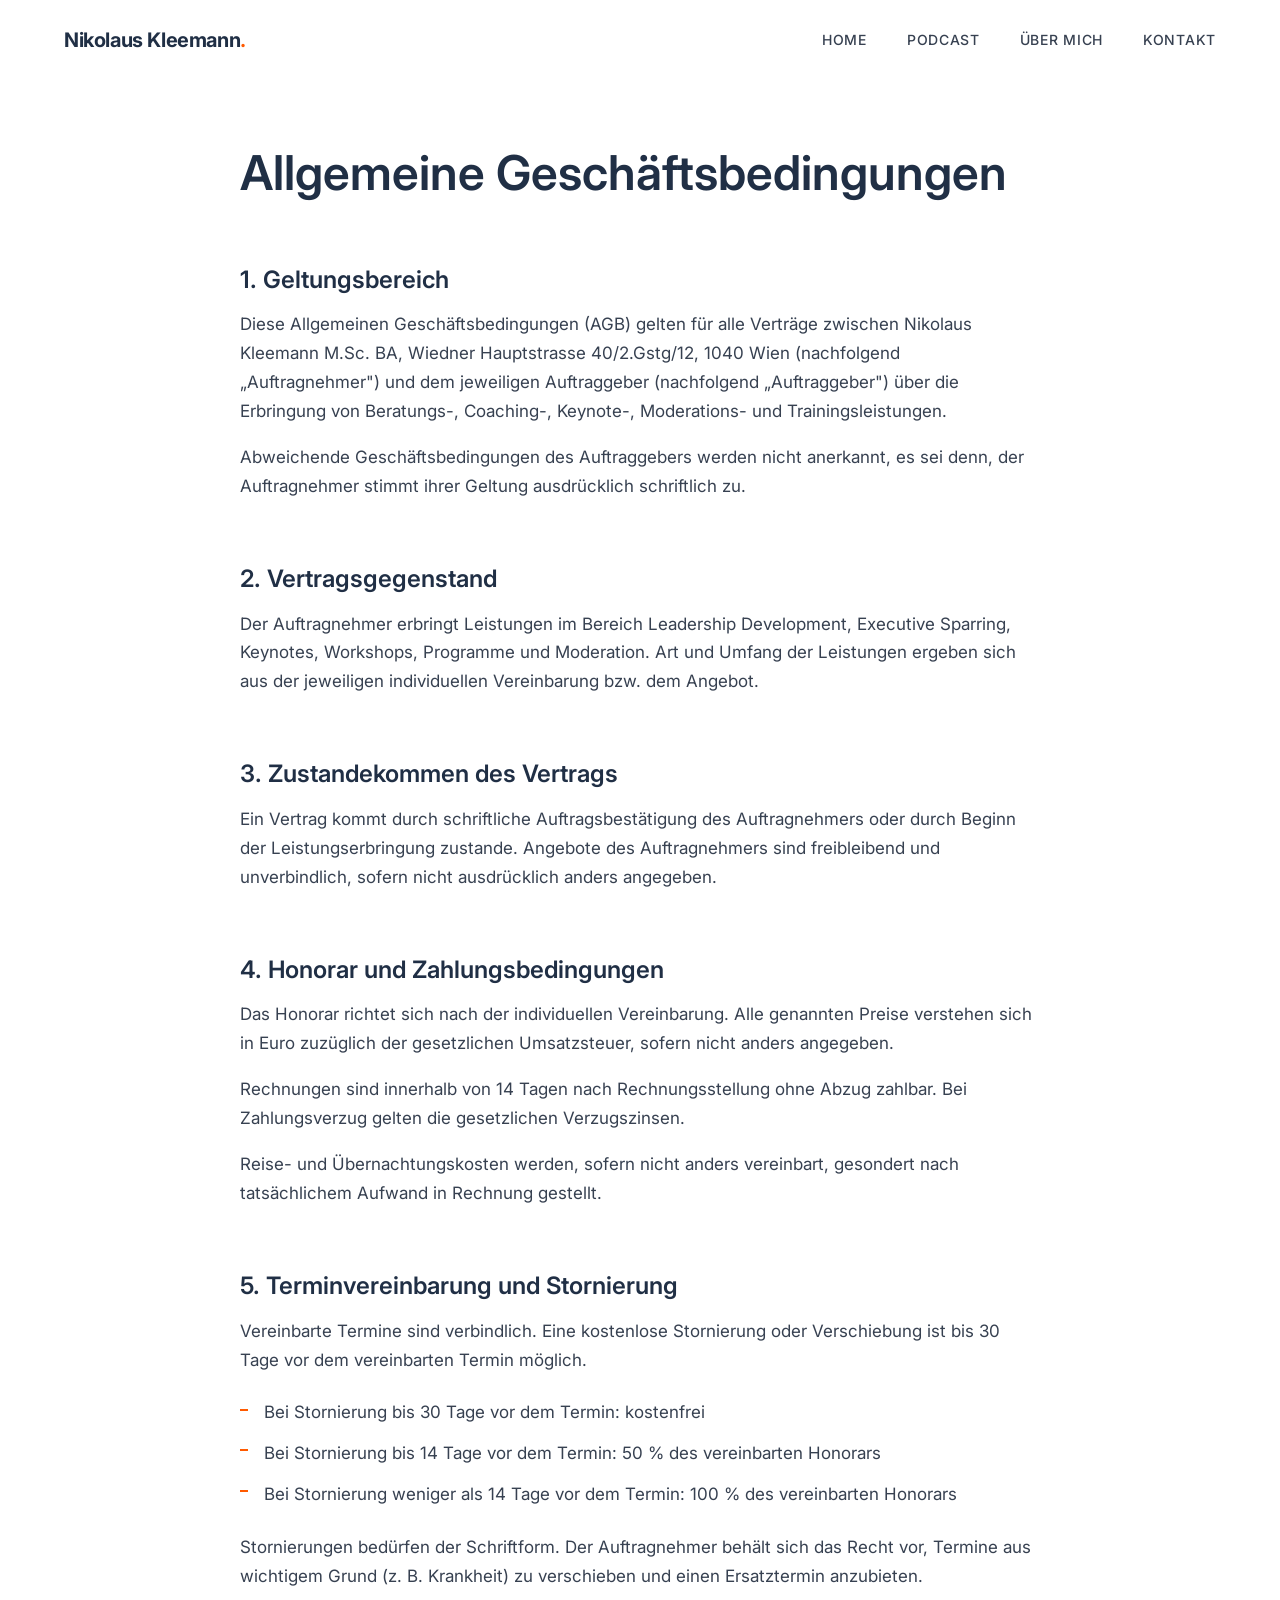
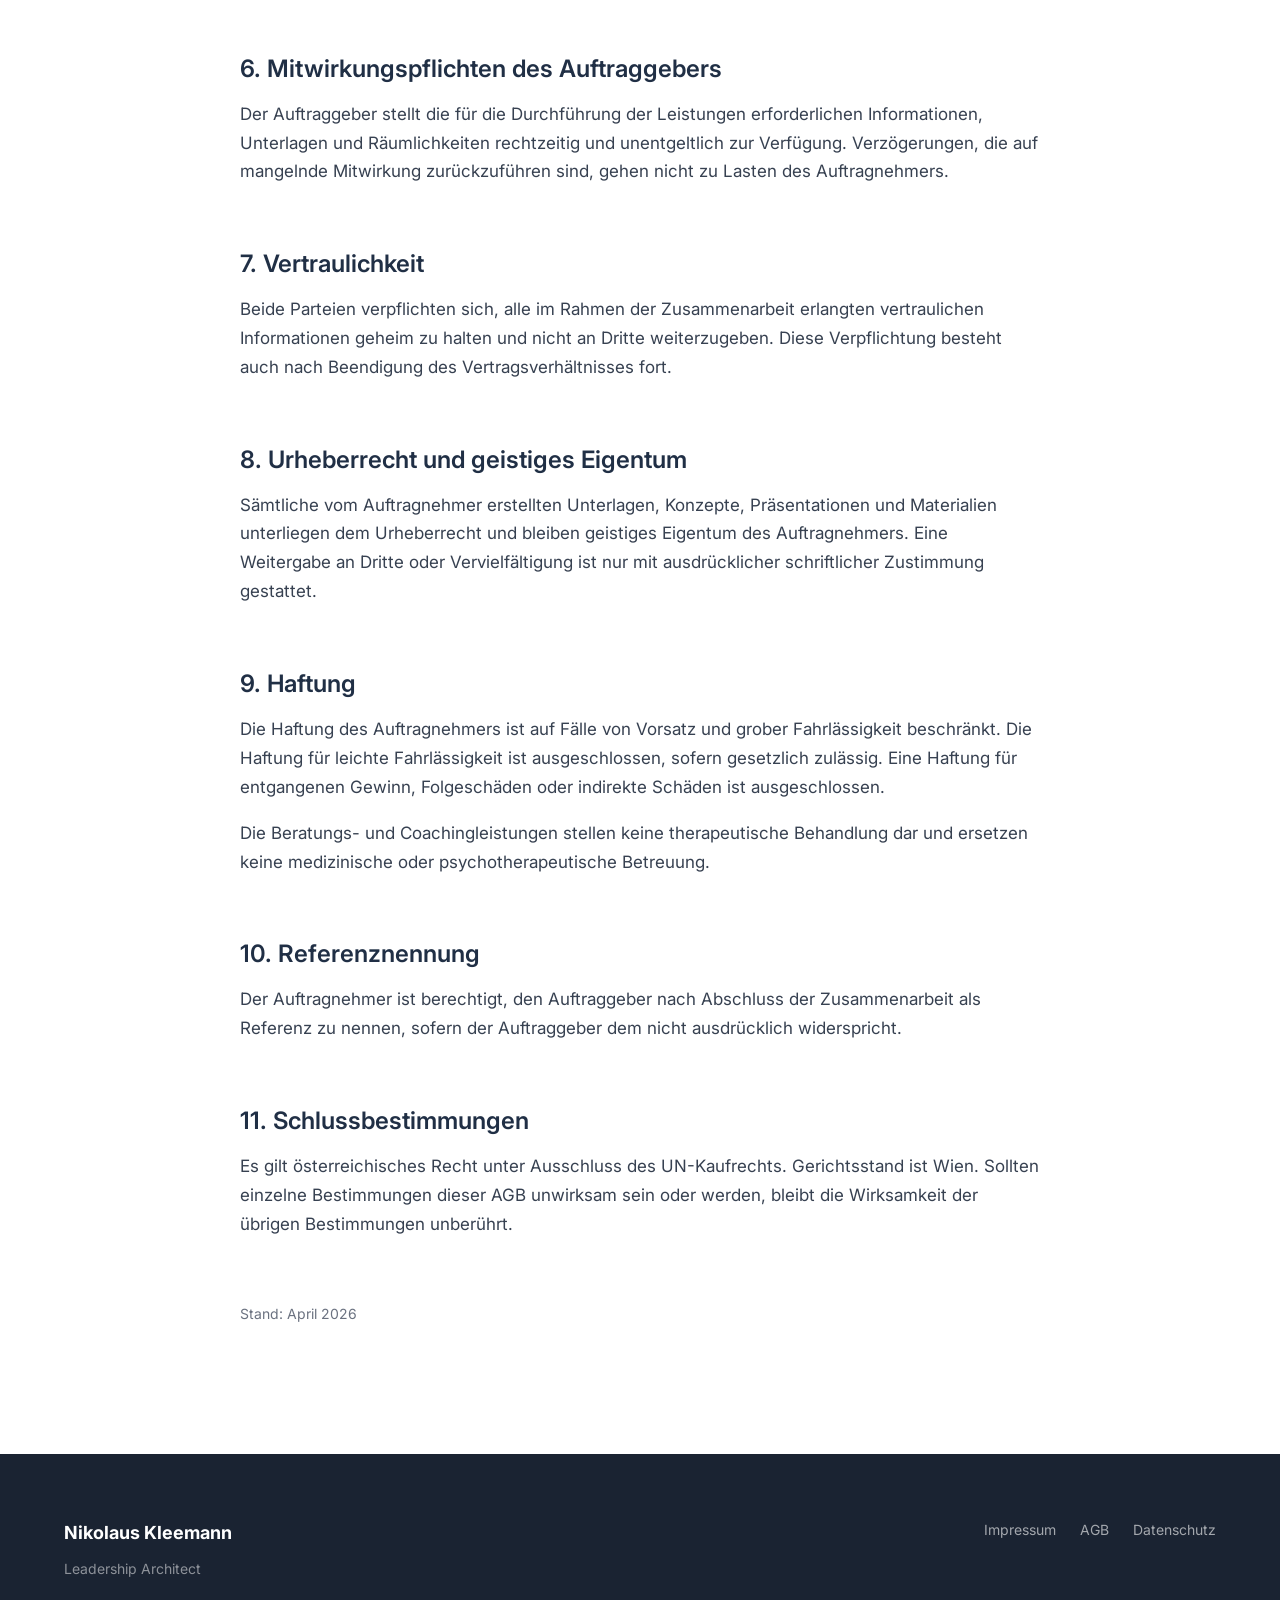
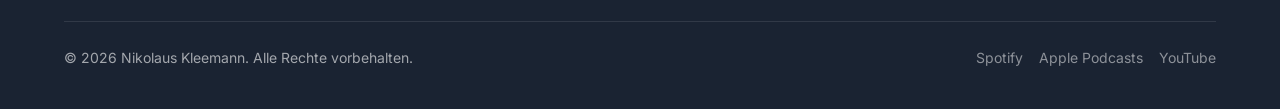
<file: pages/agb.html>
<!DOCTYPE html>
<html lang="de">
<head>
  <meta charset="UTF-8">
  <meta name="viewport" content="width=device-width, initial-scale=1.0">
  <title>AGB | Nikolaus Kleemann</title>
  <link rel="icon" type="image/png" href="../img/favicon.png">
  <link rel="preconnect" href="https://fonts.googleapis.com">
  <link rel="preconnect" href="https://fonts.gstatic.com" crossorigin>
  <link href="https://fonts.googleapis.com/css2?family=Inter:wght@400;500;600;700;800&display=swap" rel="stylesheet">
  <link rel="stylesheet" href="../css/style.css">
</head>
<body>

  <header class="site-header" id="header">
    <div class="header-inner">
      <a href="../index.html" class="site-logo">Nikolaus Kleemann<span>.</span></a>
      <nav class="main-nav" id="mainNav">
        <a href="../index.html">Home</a>
        <a href="../index.html#podcast">Podcast</a>
        <a href="../index.html#ueber-mich">Über mich</a>
        <a href="../index.html#kontakt">Kontakt</a>
      </nav>
      <button class="menu-toggle" id="menuToggle" aria-label="Menü">
        <span></span><span></span><span></span>
      </button>
    </div>
  </header>

  <div class="legal-content container">
    <h1>Allgemeine Geschäftsbedingungen</h1>

    <h2>1. Geltungsbereich</h2>
    <p>Diese Allgemeinen Geschäftsbedingungen (AGB) gelten für alle Verträge zwischen Nikolaus Kleemann M.Sc. BA, Wiedner Hauptstrasse 40/2.Gstg/12, 1040 Wien (nachfolgend „Auftragnehmer") und dem jeweiligen Auftraggeber (nachfolgend „Auftraggeber") über die Erbringung von Beratungs-, Coaching-, Keynote-, Moderations- und Trainingsleistungen.</p>
    <p>Abweichende Geschäftsbedingungen des Auftraggebers werden nicht anerkannt, es sei denn, der Auftragnehmer stimmt ihrer Geltung ausdrücklich schriftlich zu.</p>

    <h2>2. Vertragsgegenstand</h2>
    <p>Der Auftragnehmer erbringt Leistungen im Bereich Leadership Development, Executive Sparring, Keynotes, Workshops, Programme und Moderation. Art und Umfang der Leistungen ergeben sich aus der jeweiligen individuellen Vereinbarung bzw. dem Angebot.</p>

    <h2>3. Zustandekommen des Vertrags</h2>
    <p>Ein Vertrag kommt durch schriftliche Auftragsbestätigung des Auftragnehmers oder durch Beginn der Leistungserbringung zustande. Angebote des Auftragnehmers sind freibleibend und unverbindlich, sofern nicht ausdrücklich anders angegeben.</p>

    <h2>4. Honorar und Zahlungsbedingungen</h2>
    <p>Das Honorar richtet sich nach der individuellen Vereinbarung. Alle genannten Preise verstehen sich in Euro zuzüglich der gesetzlichen Umsatzsteuer, sofern nicht anders angegeben.</p>
    <p>Rechnungen sind innerhalb von 14 Tagen nach Rechnungsstellung ohne Abzug zahlbar. Bei Zahlungsverzug gelten die gesetzlichen Verzugszinsen.</p>
    <p>Reise- und Übernachtungskosten werden, sofern nicht anders vereinbart, gesondert nach tatsächlichem Aufwand in Rechnung gestellt.</p>

    <h2>5. Terminvereinbarung und Stornierung</h2>
    <p>Vereinbarte Termine sind verbindlich. Eine kostenlose Stornierung oder Verschiebung ist bis 30 Tage vor dem vereinbarten Termin möglich.</p>
    <ul class="highlight-list">
      <li>Bei Stornierung bis 30 Tage vor dem Termin: kostenfrei</li>
      <li>Bei Stornierung bis 14 Tage vor dem Termin: 50 % des vereinbarten Honorars</li>
      <li>Bei Stornierung weniger als 14 Tage vor dem Termin: 100 % des vereinbarten Honorars</li>
    </ul>
    <p>Stornierungen bedürfen der Schriftform. Der Auftragnehmer behält sich das Recht vor, Termine aus wichtigem Grund (z. B. Krankheit) zu verschieben und einen Ersatztermin anzubieten.</p>

    <h2>6. Mitwirkungspflichten des Auftraggebers</h2>
    <p>Der Auftraggeber stellt die für die Durchführung der Leistungen erforderlichen Informationen, Unterlagen und Räumlichkeiten rechtzeitig und unentgeltlich zur Verfügung. Verzögerungen, die auf mangelnde Mitwirkung zurückzuführen sind, gehen nicht zu Lasten des Auftragnehmers.</p>

    <h2>7. Vertraulichkeit</h2>
    <p>Beide Parteien verpflichten sich, alle im Rahmen der Zusammenarbeit erlangten vertraulichen Informationen geheim zu halten und nicht an Dritte weiterzugeben. Diese Verpflichtung besteht auch nach Beendigung des Vertragsverhältnisses fort.</p>

    <h2>8. Urheberrecht und geistiges Eigentum</h2>
    <p>Sämtliche vom Auftragnehmer erstellten Unterlagen, Konzepte, Präsentationen und Materialien unterliegen dem Urheberrecht und bleiben geistiges Eigentum des Auftragnehmers. Eine Weitergabe an Dritte oder Vervielfältigung ist nur mit ausdrücklicher schriftlicher Zustimmung gestattet.</p>

    <h2>9. Haftung</h2>
    <p>Die Haftung des Auftragnehmers ist auf Fälle von Vorsatz und grober Fahrlässigkeit beschränkt. Die Haftung für leichte Fahrlässigkeit ist ausgeschlossen, sofern gesetzlich zulässig. Eine Haftung für entgangenen Gewinn, Folgeschäden oder indirekte Schäden ist ausgeschlossen.</p>
    <p>Die Beratungs- und Coachingleistungen stellen keine therapeutische Behandlung dar und ersetzen keine medizinische oder psychotherapeutische Betreuung.</p>

    <h2>10. Referenznennung</h2>
    <p>Der Auftragnehmer ist berechtigt, den Auftraggeber nach Abschluss der Zusammenarbeit als Referenz zu nennen, sofern der Auftraggeber dem nicht ausdrücklich widerspricht.</p>

    <h2>11. Schlussbestimmungen</h2>
    <p>Es gilt österreichisches Recht unter Ausschluss des UN-Kaufrechts. Gerichtsstand ist Wien. Sollten einzelne Bestimmungen dieser AGB unwirksam sein oder werden, bleibt die Wirksamkeit der übrigen Bestimmungen unberührt.</p>

    <p style="margin-top: var(--space-xl); color: var(--color-gray-500); font-size: var(--fs-small);">Stand: April 2026</p>
  </div>

  <footer class="site-footer">
    <div class="container">
      <div class="footer-inner">
        <div>
          <div class="footer__brand">Nikolaus Kleemann</div>
          <p class="footer__tagline">Leadership Architect</p>
        </div>
        <div class="footer__links">
          <a href="impressum.html">Impressum</a>
          <a href="agb.html">AGB</a>
          <a href="datenschutz.html">Datenschutz</a>
        </div>
      </div>
      <div class="footer__bottom">
        <span>&copy; 2026 Nikolaus Kleemann. Alle Rechte vorbehalten.</span>
        <div class="footer__social">
          <a href="https://open.spotify.com/show/2nxd81wS1pFxsLzvrIv1yI" target="_blank" rel="noopener">Spotify</a>
          <a href="https://podcasts.apple.com/at/podcast/beyond-busy/id1655949628" target="_blank" rel="noopener">Apple Podcasts</a>
          <a href="https://www.youtube.com/@beyondbusy.podcast" target="_blank" rel="noopener">YouTube</a>
        </div>
      </div>
    </div>
  </footer>

  <script src="../js/main.js"></script>
</body>
</html>
</file>
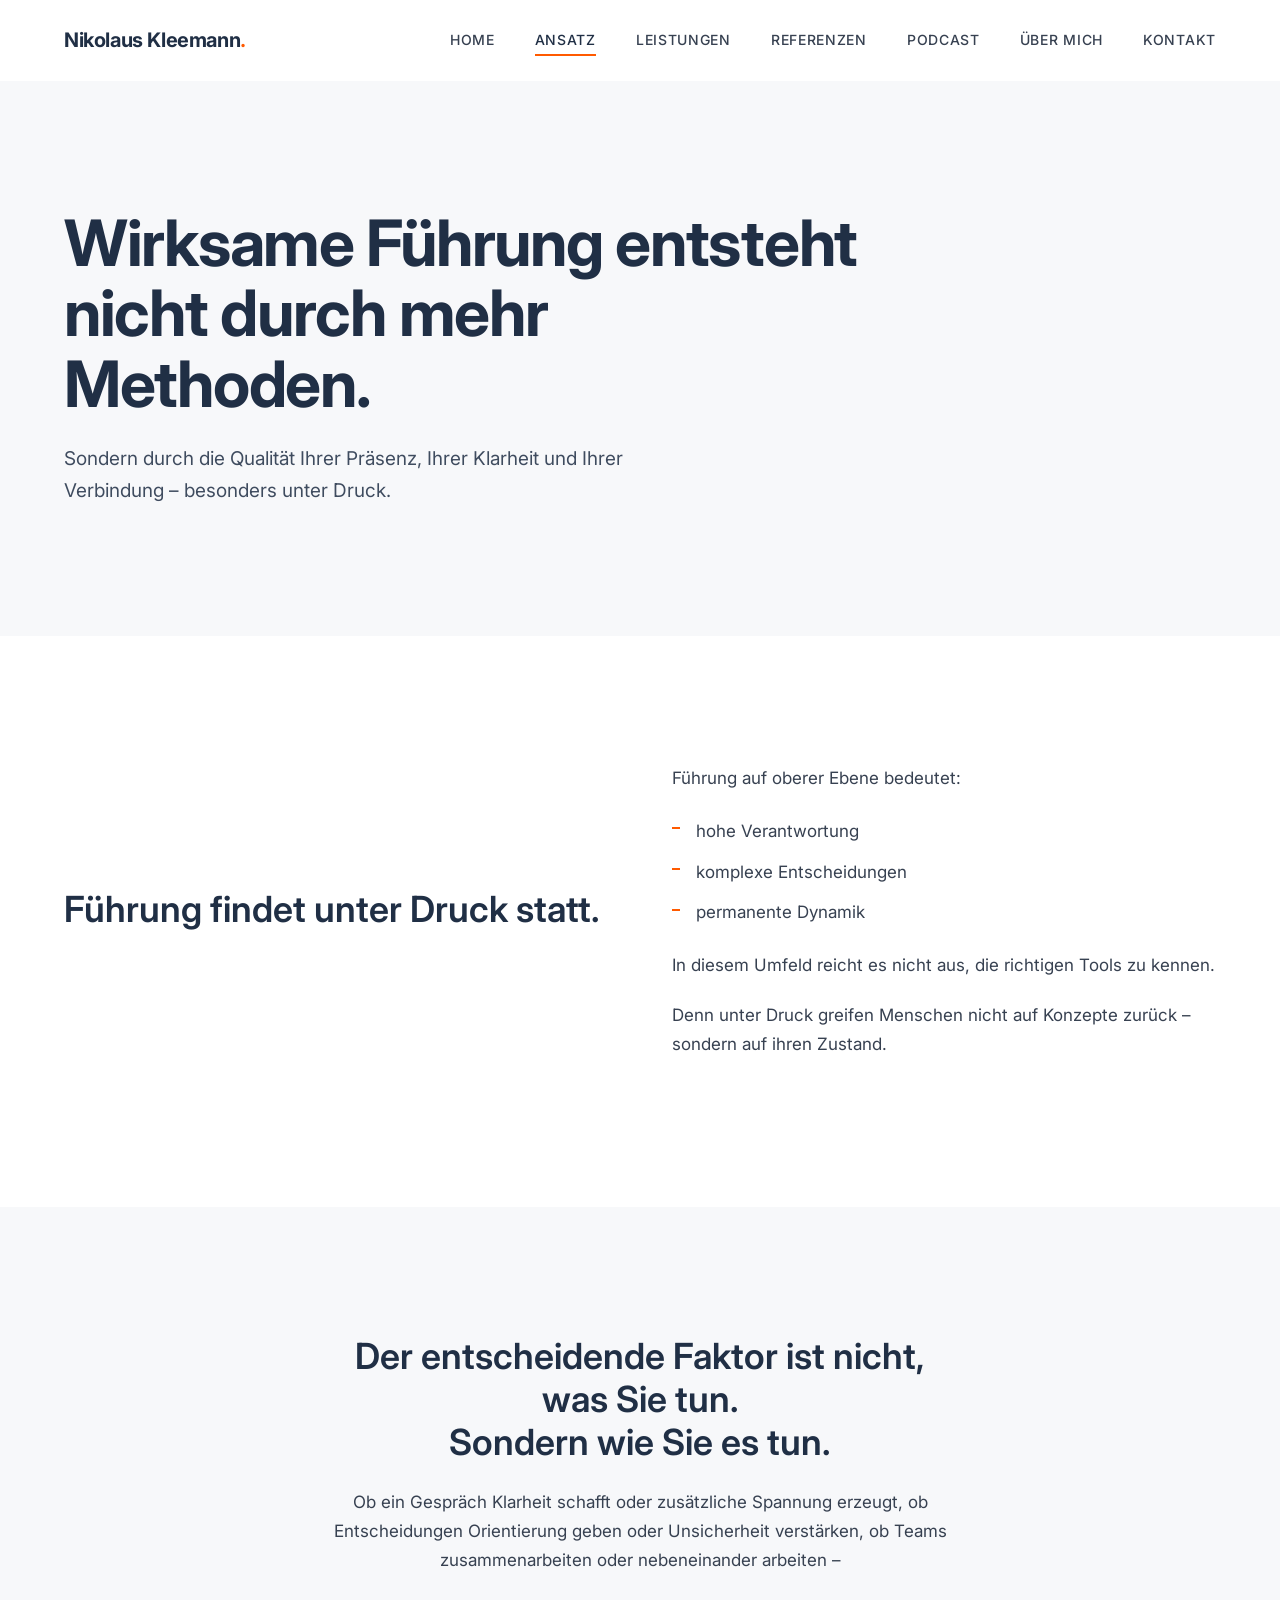
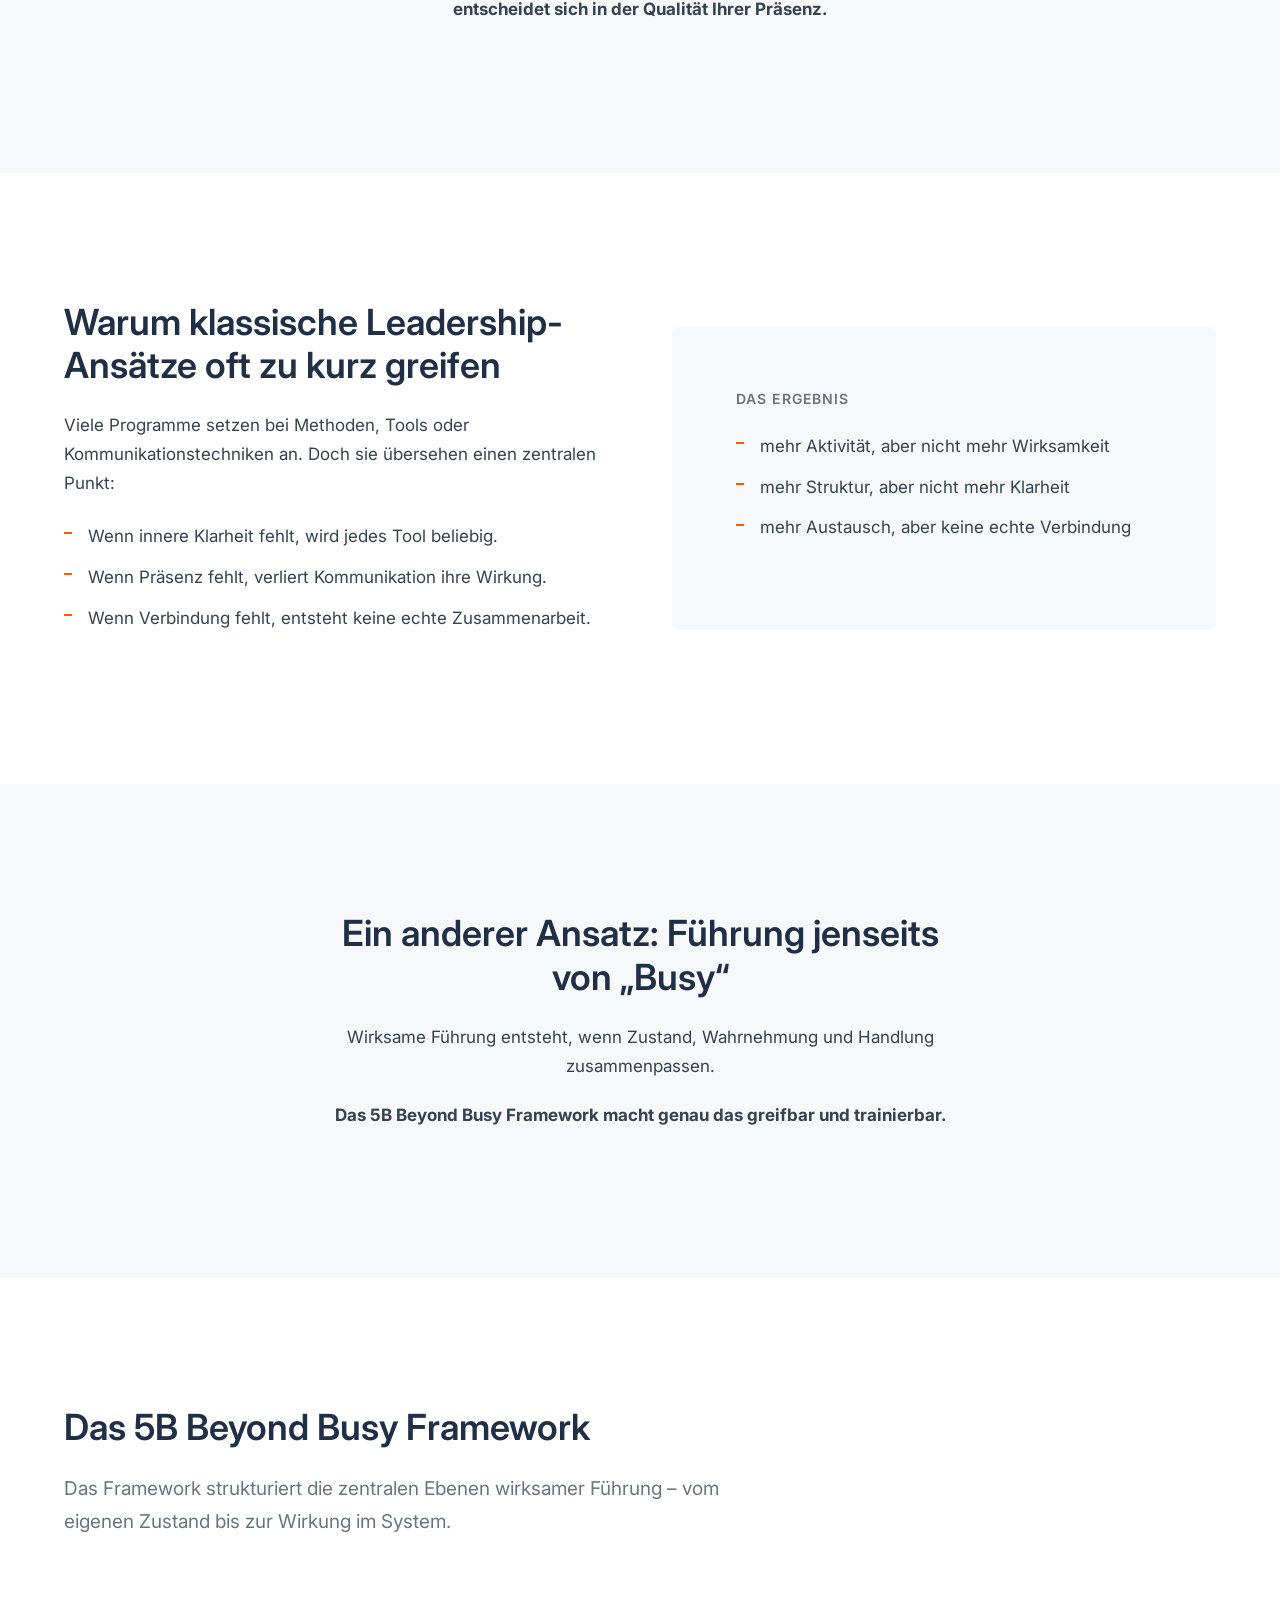
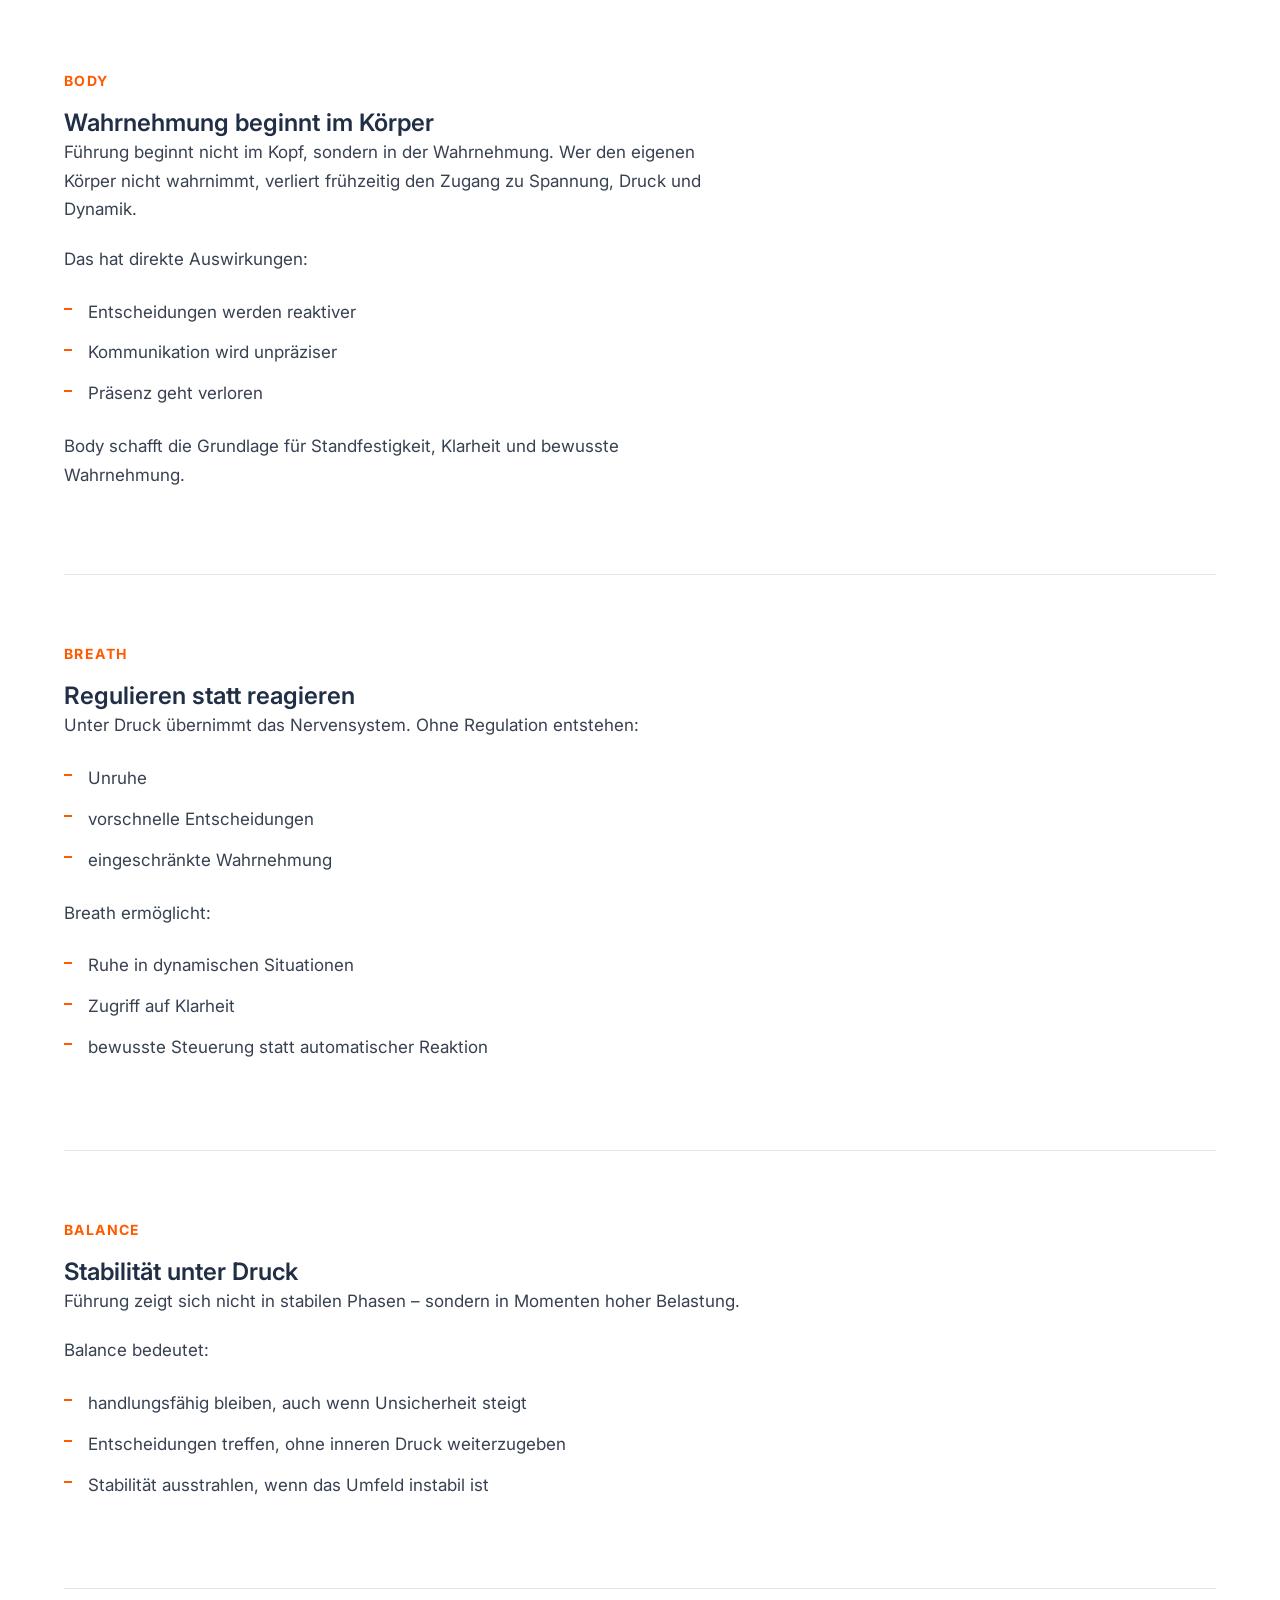
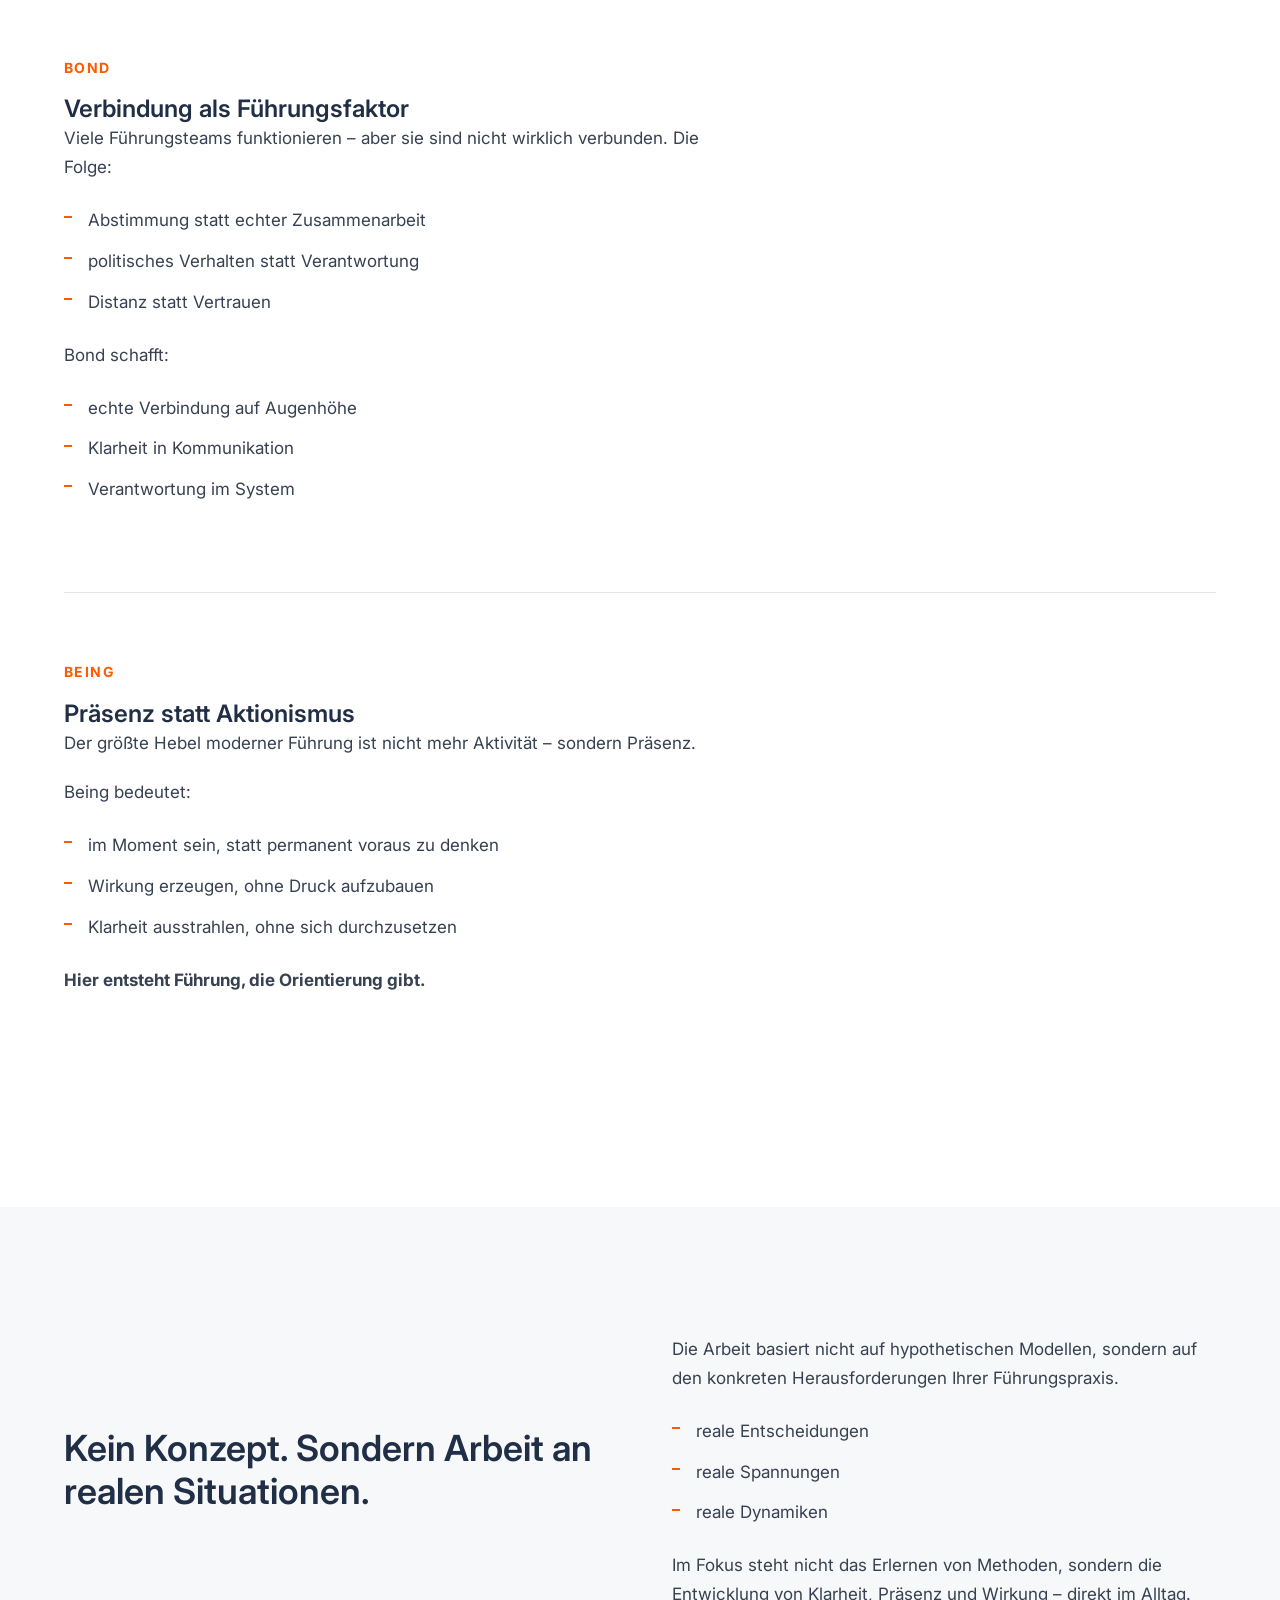
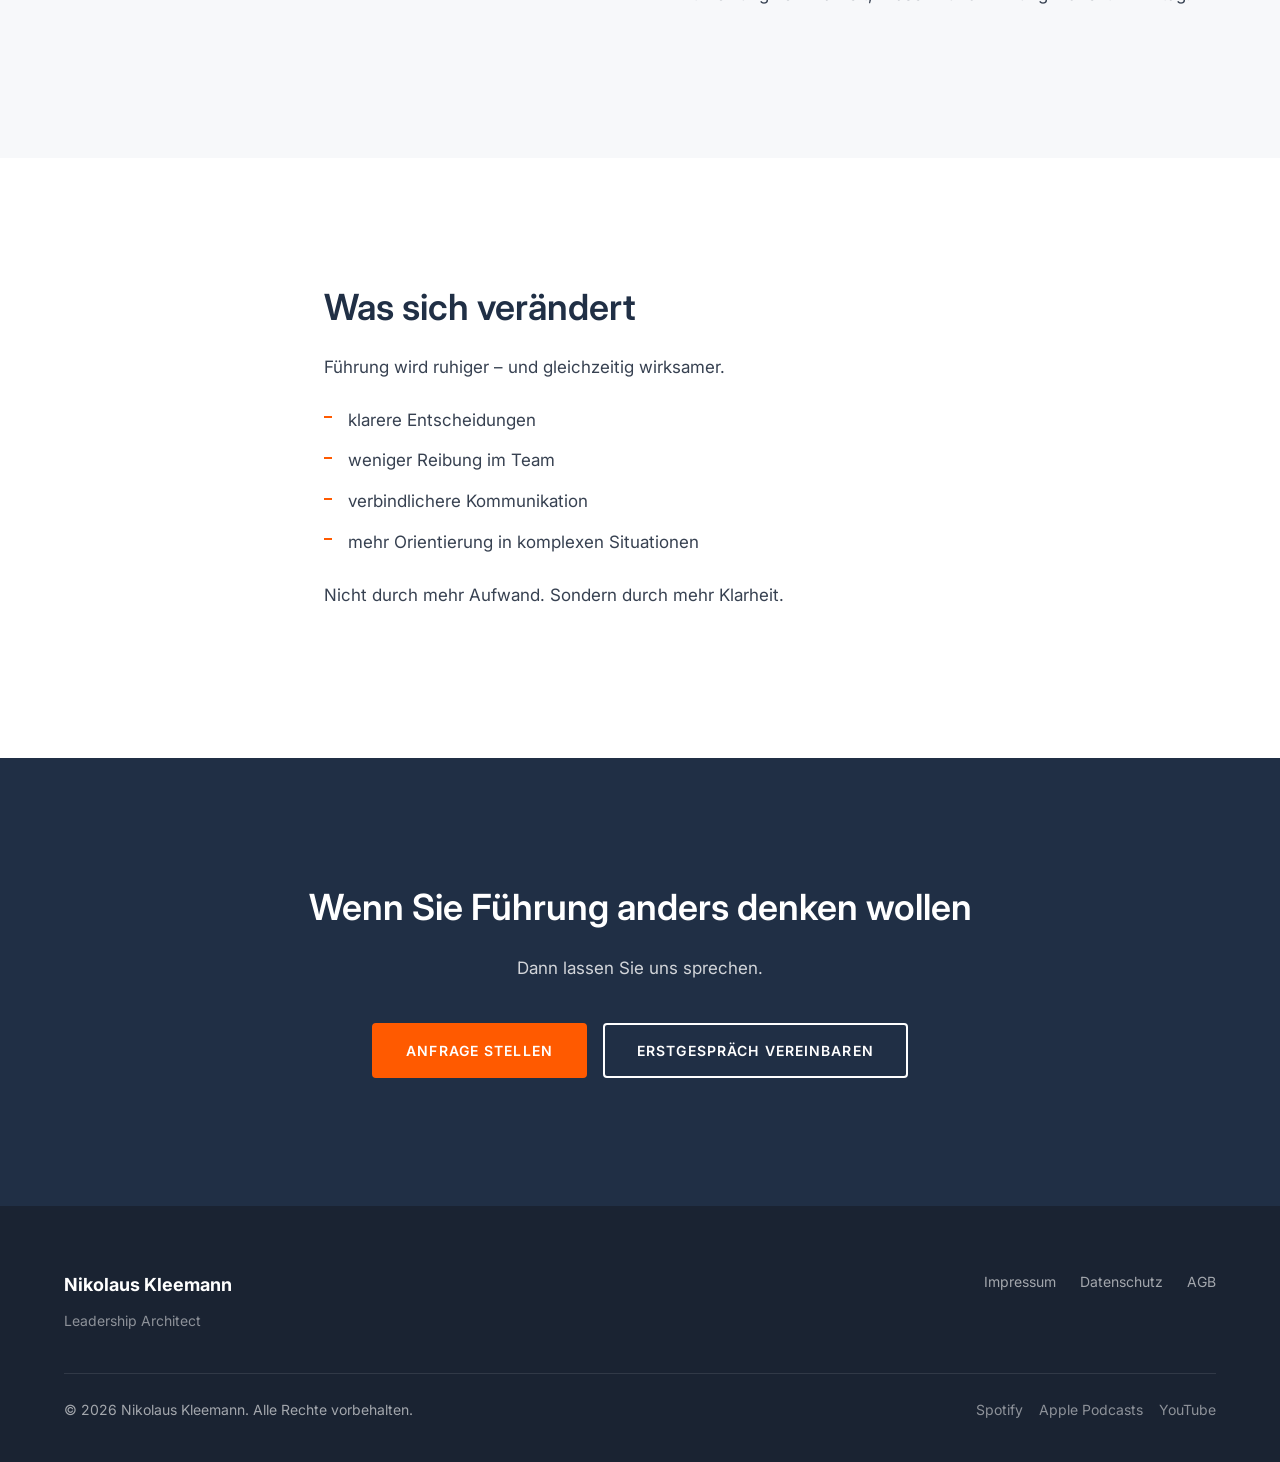
<file: pages/ansatz.html>
<!DOCTYPE html>
<html lang="de">
<head>
  <meta charset="UTF-8">
  <meta name="viewport" content="width=device-width, initial-scale=1.0">
  <title>Ansatz | Nikolaus Kleemann</title>
  <meta name="description" content="Das 5B Beyond Busy Framework – ein strukturierter Ansatz für wirksame Führung unter Druck.">
  <link rel="icon" type="image/png" href="../img/favicon.png">
  <link rel="preconnect" href="https://fonts.googleapis.com">
  <link rel="preconnect" href="https://fonts.gstatic.com" crossorigin>
  <link href="https://fonts.googleapis.com/css2?family=Inter:wght@400;500;600;700;800&display=swap" rel="stylesheet">
  <link rel="stylesheet" href="../css/style.css">
</head>
<body>
  <header class="site-header" id="header">
    <div class="header-inner">
      <a href="../index.html" class="site-logo">Nikolaus Kleemann<span>.</span></a>
      <nav class="main-nav" id="mainNav">
        <a href="../index.html">Home</a>
        <a href="ansatz.html" class="active">Ansatz</a>
        <a href="leistungen.html">Leistungen</a>
        <a href="referenzen.html">Referenzen</a>
        <a href="podcast.html">Podcast</a>
        <a href="ueber-mich.html">Über mich</a>
        <a href="kontakt.html">Kontakt</a>
      </nav>
      <button class="menu-toggle" id="menuToggle" aria-label="Menü"><span></span><span></span><span></span></button>
    </div>
  </header>

  <section class="hero hero--subpage">
    <div class="container">
      <div class="hero__content fade-in">
        <h1 class="hero__headline">Wirksame Führung entsteht nicht durch mehr Methoden.</h1>
        <p class="hero__subline">Sondern durch die Qualität Ihrer Präsenz, Ihrer Klarheit und Ihrer Verbindung – besonders unter Druck.</p>
      </div>
    </div>
  </section>

  <!-- AUSGANGSSITUATION -->
  <section class="section">
    <div class="container">
      <div class="two-col">
        <div class="fade-in">
          <h2 class="section__headline">Führung findet unter Druck statt.</h2>
        </div>
        <div class="text-block fade-in">
          <p>Führung auf oberer Ebene bedeutet:</p>
          <ul class="highlight-list">
            <li>hohe Verantwortung</li>
            <li>komplexe Entscheidungen</li>
            <li>permanente Dynamik</li>
          </ul>
          <p>In diesem Umfeld reicht es nicht aus, die richtigen Tools zu kennen.</p>
          <p>Denn unter Druck greifen Menschen nicht auf Konzepte zurück – sondern auf ihren Zustand.</p>
        </div>
      </div>
    </div>
  </section>

  <!-- KERNINSIGHT -->
  <section class="section section--light">
    <div class="container container--text" style="text-align: center;">
      <div class="fade-in">
        <h2 class="section__headline">Der entscheidende Faktor ist nicht, was Sie tun.<br>Sondern wie Sie es tun.</h2>
        <div class="text-block" style="margin: 0 auto;">
          <p>Ob ein Gespräch Klarheit schafft oder zusätzliche Spannung erzeugt, ob Entscheidungen Orientierung geben oder Unsicherheit verstärken, ob Teams zusammenarbeiten oder nebeneinander arbeiten –</p>
          <p><strong>entscheidet sich in der Qualität Ihrer Präsenz.</strong></p>
        </div>
      </div>
    </div>
  </section>

  <!-- PROBLEM KLASSISCHE ANSÄTZE -->
  <section class="section">
    <div class="container">
      <div class="two-col">
        <div class="fade-in">
          <h2 class="section__headline">Warum klassische Leadership-Ansätze oft zu kurz greifen</h2>
          <div class="text-block">
            <p>Viele Programme setzen bei Methoden, Tools oder Kommunikationstechniken an. Doch sie übersehen einen zentralen Punkt:</p>
            <ul class="highlight-list">
              <li>Wenn innere Klarheit fehlt, wird jedes Tool beliebig.</li>
              <li>Wenn Präsenz fehlt, verliert Kommunikation ihre Wirkung.</li>
              <li>Wenn Verbindung fehlt, entsteht keine echte Zusammenarbeit.</li>
            </ul>
          </div>
        </div>
        <div class="fade-in">
          <div style="padding: var(--space-xl); background: var(--color-light); border-radius: var(--radius-md);">
            <h3 style="margin-bottom: var(--space-md); color: var(--color-gray-500); font-size: var(--fs-small); text-transform: uppercase; letter-spacing: 0.08em;">Das Ergebnis</h3>
            <ul class="highlight-list">
              <li>mehr Aktivität, aber nicht mehr Wirksamkeit</li>
              <li>mehr Struktur, aber nicht mehr Klarheit</li>
              <li>mehr Austausch, aber keine echte Verbindung</li>
            </ul>
          </div>
        </div>
      </div>
    </div>
  </section>

  <!-- ÜBERGANG -->
  <section class="section section--light">
    <div class="container container--text" style="text-align: center;">
      <div class="fade-in">
        <h2 class="section__headline">Ein anderer Ansatz: Führung jenseits von &bdquo;Busy&ldquo;</h2>
        <div class="text-block" style="margin: 0 auto;">
          <p>Wirksame Führung entsteht, wenn Zustand, Wahrnehmung und Handlung zusammenpassen.</p>
          <p><strong>Das 5B Beyond Busy Framework macht genau das greifbar und trainierbar.</strong></p>
        </div>
      </div>
    </div>
  </section>

  <!-- 5B FRAMEWORK DETAIL -->
  <section class="section">
    <div class="container">
      <div class="section__header fade-in">
        <h2 class="section__headline">Das 5B Beyond Busy Framework</h2>
        <p class="section__subline">Das Framework strukturiert die zentralen Ebenen wirksamer Führung – vom eigenen Zustand bis zur Wirkung im System.</p>
      </div>

      <div class="detail-block fade-in">
        <span class="detail-block__label">Body</span>
        <h3>Wahrnehmung beginnt im Körper</h3>
        <div class="text-block">
          <p>Führung beginnt nicht im Kopf, sondern in der Wahrnehmung. Wer den eigenen Körper nicht wahrnimmt, verliert frühzeitig den Zugang zu Spannung, Druck und Dynamik.</p>
          <p>Das hat direkte Auswirkungen:</p>
          <ul class="highlight-list">
            <li>Entscheidungen werden reaktiver</li>
            <li>Kommunikation wird unpräziser</li>
            <li>Präsenz geht verloren</li>
          </ul>
          <p>Body schafft die Grundlage für Standfestigkeit, Klarheit und bewusste Wahrnehmung.</p>
        </div>
      </div>

      <div class="detail-block fade-in">
        <span class="detail-block__label">Breath</span>
        <h3>Regulieren statt reagieren</h3>
        <div class="text-block">
          <p>Unter Druck übernimmt das Nervensystem. Ohne Regulation entstehen:</p>
          <ul class="highlight-list">
            <li>Unruhe</li>
            <li>vorschnelle Entscheidungen</li>
            <li>eingeschränkte Wahrnehmung</li>
          </ul>
          <p>Breath ermöglicht:</p>
          <ul class="highlight-list">
            <li>Ruhe in dynamischen Situationen</li>
            <li>Zugriff auf Klarheit</li>
            <li>bewusste Steuerung statt automatischer Reaktion</li>
          </ul>
        </div>
      </div>

      <div class="detail-block fade-in">
        <span class="detail-block__label">Balance</span>
        <h3>Stabilität unter Druck</h3>
        <div class="text-block">
          <p>Führung zeigt sich nicht in stabilen Phasen – sondern in Momenten hoher Belastung.</p>
          <p>Balance bedeutet:</p>
          <ul class="highlight-list">
            <li>handlungsfähig bleiben, auch wenn Unsicherheit steigt</li>
            <li>Entscheidungen treffen, ohne inneren Druck weiterzugeben</li>
            <li>Stabilität ausstrahlen, wenn das Umfeld instabil ist</li>
          </ul>
        </div>
      </div>

      <div class="detail-block fade-in">
        <span class="detail-block__label">Bond</span>
        <h3>Verbindung als Führungsfaktor</h3>
        <div class="text-block">
          <p>Viele Führungsteams funktionieren – aber sie sind nicht wirklich verbunden. Die Folge:</p>
          <ul class="highlight-list">
            <li>Abstimmung statt echter Zusammenarbeit</li>
            <li>politisches Verhalten statt Verantwortung</li>
            <li>Distanz statt Vertrauen</li>
          </ul>
          <p>Bond schafft:</p>
          <ul class="highlight-list">
            <li>echte Verbindung auf Augenhöhe</li>
            <li>Klarheit in Kommunikation</li>
            <li>Verantwortung im System</li>
          </ul>
        </div>
      </div>

      <div class="detail-block fade-in">
        <span class="detail-block__label">Being</span>
        <h3>Präsenz statt Aktionismus</h3>
        <div class="text-block">
          <p>Der größte Hebel moderner Führung ist nicht mehr Aktivität – sondern Präsenz.</p>
          <p>Being bedeutet:</p>
          <ul class="highlight-list">
            <li>im Moment sein, statt permanent voraus zu denken</li>
            <li>Wirkung erzeugen, ohne Druck aufzubauen</li>
            <li>Klarheit ausstrahlen, ohne sich durchzusetzen</li>
          </ul>
          <p><strong>Hier entsteht Führung, die Orientierung gibt.</strong></p>
        </div>
      </div>
    </div>
  </section>

  <!-- TRANSFER -->
  <section class="section section--light">
    <div class="container">
      <div class="two-col">
        <div class="fade-in">
          <h2 class="section__headline">Kein Konzept. Sondern Arbeit an realen Situationen.</h2>
        </div>
        <div class="text-block fade-in">
          <p>Die Arbeit basiert nicht auf hypothetischen Modellen, sondern auf den konkreten Herausforderungen Ihrer Führungspraxis.</p>
          <ul class="highlight-list">
            <li>reale Entscheidungen</li>
            <li>reale Spannungen</li>
            <li>reale Dynamiken</li>
          </ul>
          <p>Im Fokus steht nicht das Erlernen von Methoden, sondern die Entwicklung von Klarheit, Präsenz und Wirkung – direkt im Alltag.</p>
        </div>
      </div>
    </div>
  </section>

  <!-- ERGEBNIS -->
  <section class="section">
    <div class="container container--text">
      <div class="fade-in">
        <h2 class="section__headline">Was sich verändert</h2>
        <div class="text-block">
          <p>Führung wird ruhiger – und gleichzeitig wirksamer.</p>
          <ul class="highlight-list">
            <li>klarere Entscheidungen</li>
            <li>weniger Reibung im Team</li>
            <li>verbindlichere Kommunikation</li>
            <li>mehr Orientierung in komplexen Situationen</li>
          </ul>
          <p>Nicht durch mehr Aufwand. Sondern durch mehr Klarheit.</p>
        </div>
      </div>
    </div>
  </section>

  <!-- CTA -->
  <section class="cta-section">
    <div class="container fade-in">
      <h2>Wenn Sie Führung anders denken wollen</h2>
      <p>Dann lassen Sie uns sprechen.</p>
      <div class="btn-group" style="justify-content: center;">
        <a href="kontakt.html" class="btn btn--primary">Anfrage stellen</a>
        <a href="kontakt.html" class="btn btn--outline">Erstgespräch vereinbaren</a>
      </div>
    </div>
  </section>

  <footer class="site-footer">
    <div class="container">
      <div class="footer-inner">
        <div><div class="footer__brand">Nikolaus Kleemann</div><p class="footer__tagline">Leadership Architect</p></div>
        <div class="footer__links"><a href="impressum.html">Impressum</a><a href="datenschutz.html">Datenschutz</a><a href="agb.html">AGB</a></div>
      </div>
      <div class="footer__bottom">
        <span>&copy; 2026 Nikolaus Kleemann. Alle Rechte vorbehalten.</span>
        <div class="footer__social">
          <a href="https://open.spotify.com/show/2nxd81wS1pFxsLzvrIv1yI" target="_blank" rel="noopener">Spotify</a>
          <a href="https://podcasts.apple.com/at/podcast/beyond-busy/id1655949628" target="_blank" rel="noopener">Apple Podcasts</a>
          <a href="https://www.youtube.com/@beyondbusy.podcast" target="_blank" rel="noopener">YouTube</a>
        </div>
      </div>
    </div>
  </footer>
  <script src="../js/main.js"></script>
</body>
</html>
</file>
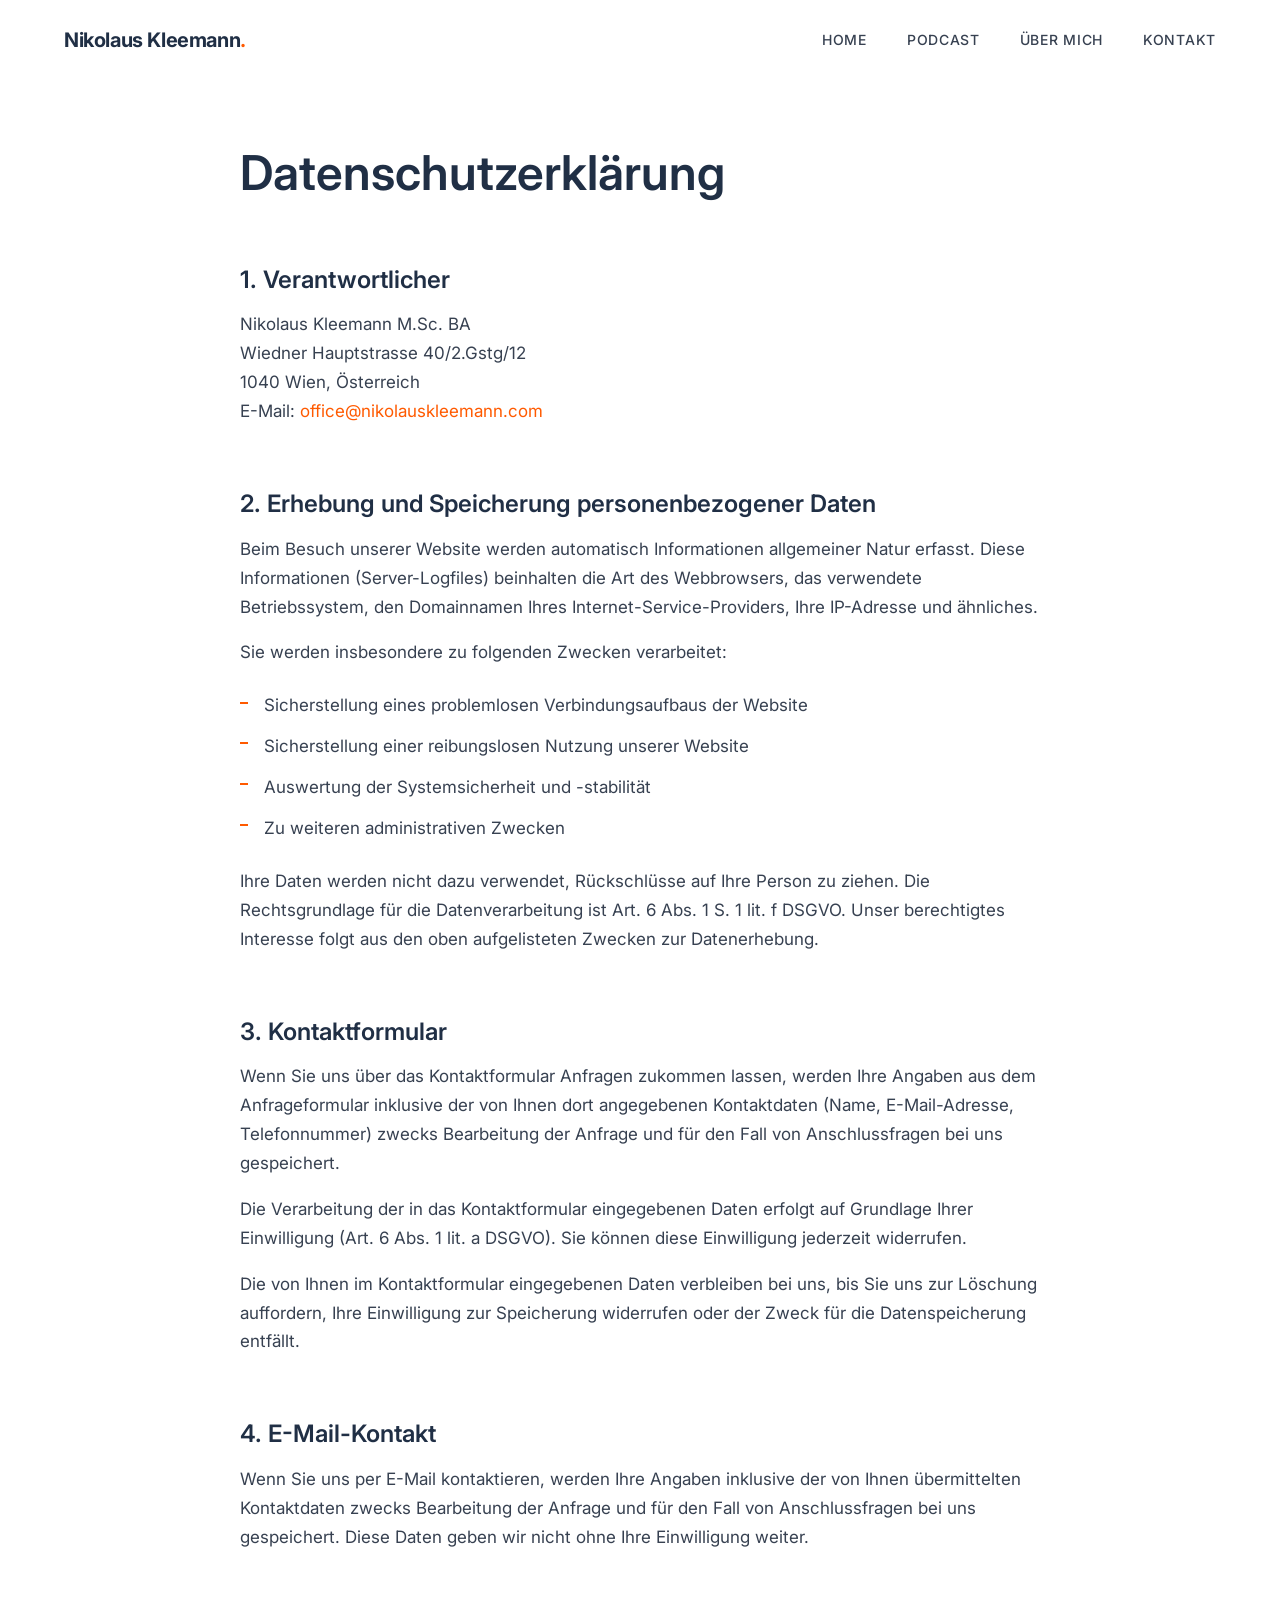
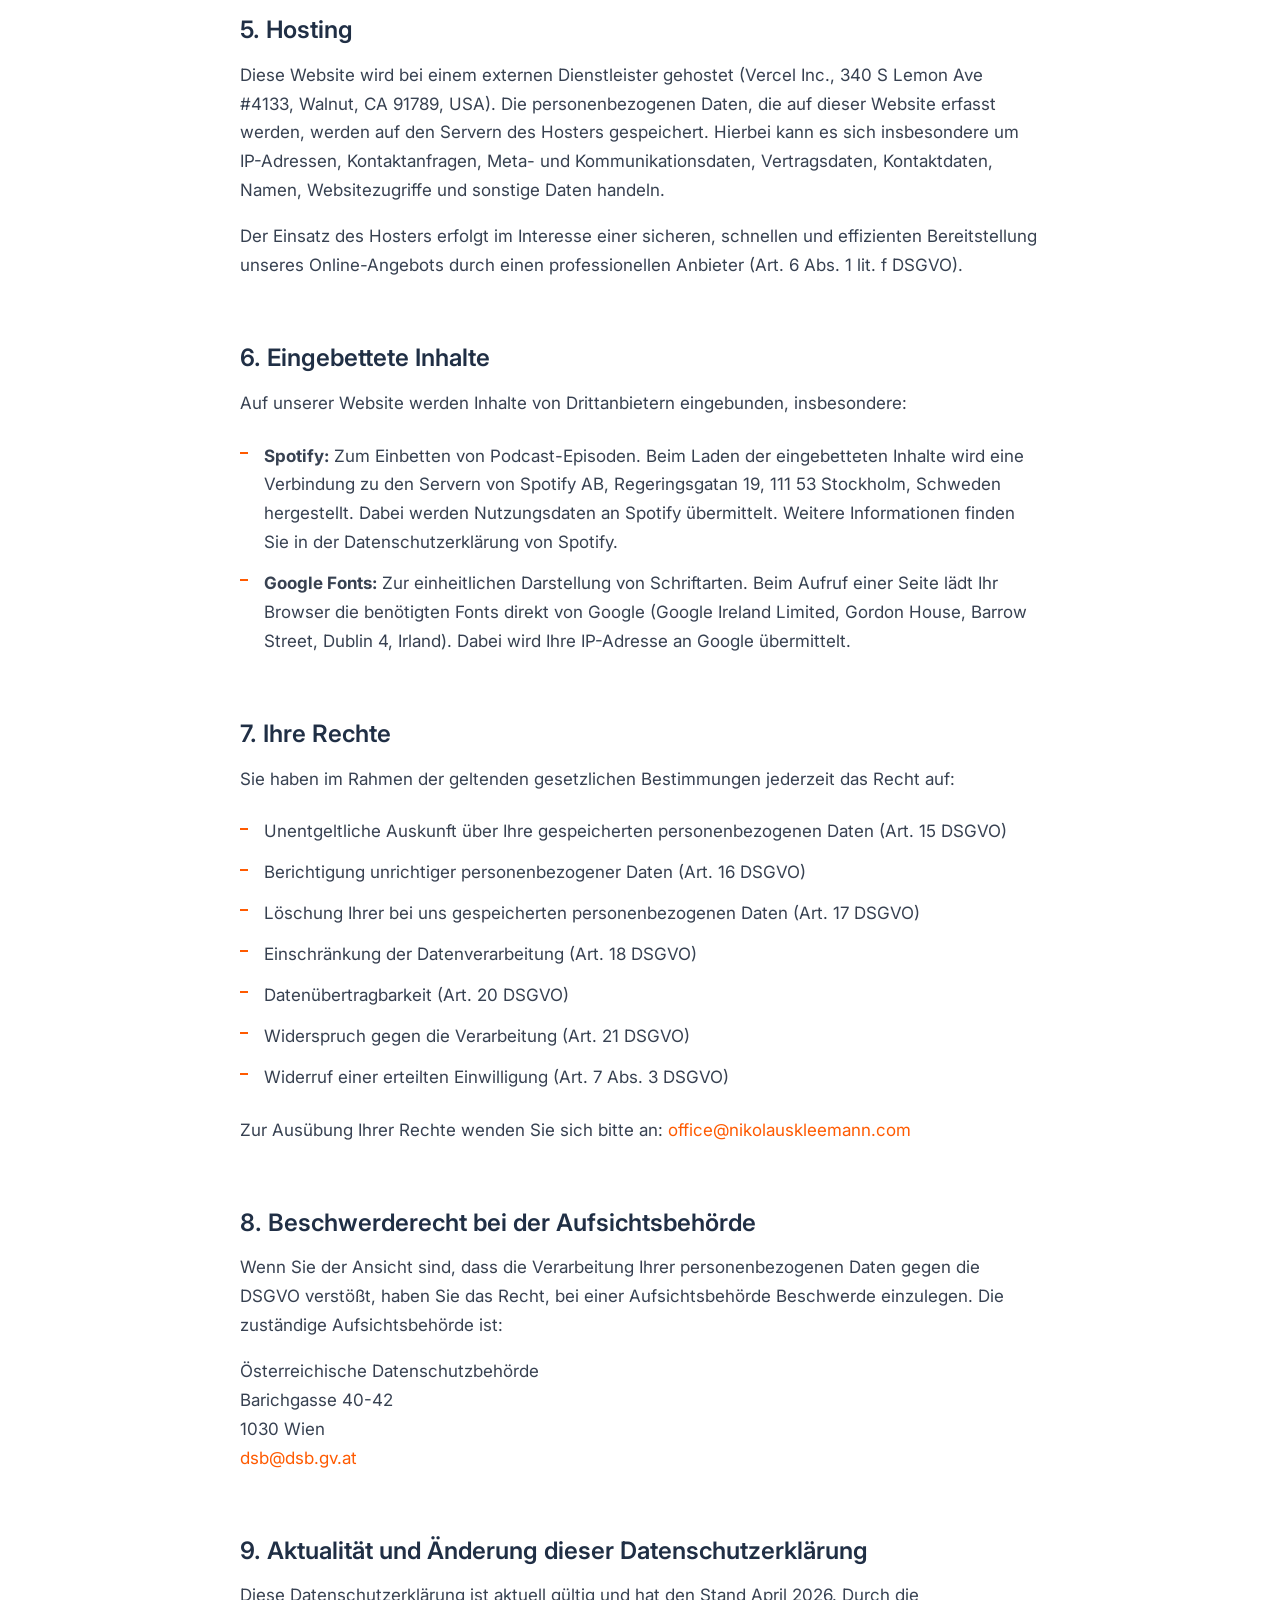
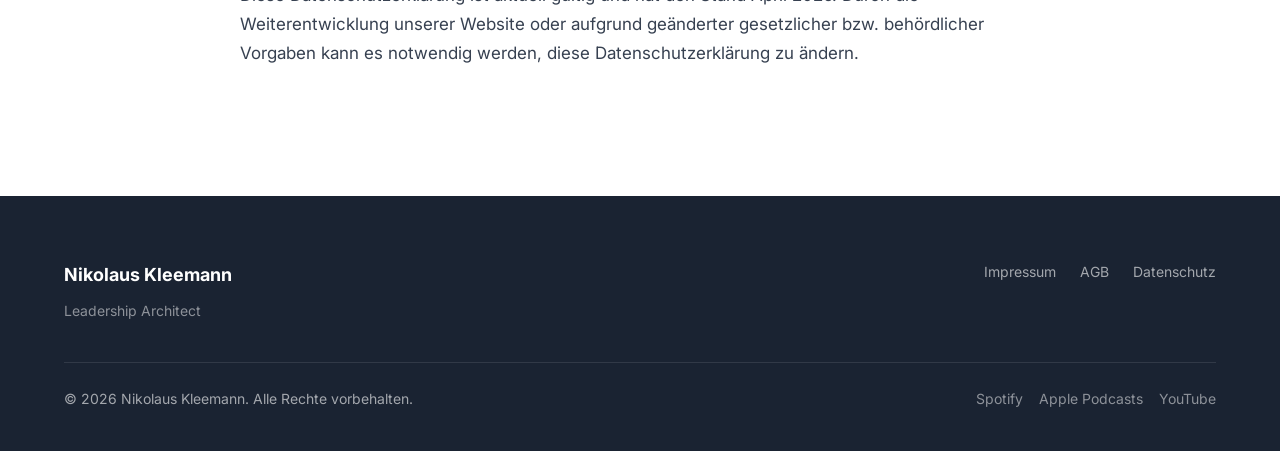
<file: pages/datenschutz.html>
<!DOCTYPE html>
<html lang="de">
<head>
  <meta charset="UTF-8">
  <meta name="viewport" content="width=device-width, initial-scale=1.0">
  <title>Datenschutz | Nikolaus Kleemann</title>
  <link rel="icon" type="image/png" href="../img/favicon.png">
  <link rel="preconnect" href="https://fonts.googleapis.com">
  <link rel="preconnect" href="https://fonts.gstatic.com" crossorigin>
  <link href="https://fonts.googleapis.com/css2?family=Inter:wght@400;500;600;700;800&display=swap" rel="stylesheet">
  <link rel="stylesheet" href="../css/style.css">
</head>
<body>

  <header class="site-header" id="header">
    <div class="header-inner">
      <a href="../index.html" class="site-logo">Nikolaus Kleemann<span>.</span></a>
      <nav class="main-nav" id="mainNav">
        <a href="../index.html">Home</a>
        <a href="../index.html#podcast">Podcast</a>
        <a href="../index.html#ueber-mich">Über mich</a>
        <a href="../index.html#kontakt">Kontakt</a>
      </nav>
      <button class="menu-toggle" id="menuToggle" aria-label="Menü">
        <span></span><span></span><span></span>
      </button>
    </div>
  </header>

  <div class="legal-content container">
    <h1>Datenschutzerklärung</h1>

    <h2>1. Verantwortlicher</h2>
    <p>
      Nikolaus Kleemann M.Sc. BA<br>
      Wiedner Hauptstrasse 40/2.Gstg/12<br>
      1040 Wien, Österreich<br>
      E-Mail: <a href="mailto:office@nikolauskleemann.com" style="color: var(--color-accent);">office@nikolauskleemann.com</a>
    </p>

    <h2>2. Erhebung und Speicherung personenbezogener Daten</h2>
    <p>Beim Besuch unserer Website werden automatisch Informationen allgemeiner Natur erfasst. Diese Informationen (Server-Logfiles) beinhalten die Art des Webbrowsers, das verwendete Betriebssystem, den Domainnamen Ihres Internet-Service-Providers, Ihre IP-Adresse und ähnliches.</p>
    <p>Sie werden insbesondere zu folgenden Zwecken verarbeitet:</p>
    <ul class="highlight-list">
      <li>Sicherstellung eines problemlosen Verbindungsaufbaus der Website</li>
      <li>Sicherstellung einer reibungslosen Nutzung unserer Website</li>
      <li>Auswertung der Systemsicherheit und -stabilität</li>
      <li>Zu weiteren administrativen Zwecken</li>
    </ul>
    <p>Ihre Daten werden nicht dazu verwendet, Rückschlüsse auf Ihre Person zu ziehen. Die Rechtsgrundlage für die Datenverarbeitung ist Art. 6 Abs. 1 S. 1 lit. f DSGVO. Unser berechtigtes Interesse folgt aus den oben aufgelisteten Zwecken zur Datenerhebung.</p>

    <h2>3. Kontaktformular</h2>
    <p>Wenn Sie uns über das Kontaktformular Anfragen zukommen lassen, werden Ihre Angaben aus dem Anfrageformular inklusive der von Ihnen dort angegebenen Kontaktdaten (Name, E-Mail-Adresse, Telefonnummer) zwecks Bearbeitung der Anfrage und für den Fall von Anschlussfragen bei uns gespeichert.</p>
    <p>Die Verarbeitung der in das Kontaktformular eingegebenen Daten erfolgt auf Grundlage Ihrer Einwilligung (Art. 6 Abs. 1 lit. a DSGVO). Sie können diese Einwilligung jederzeit widerrufen.</p>
    <p>Die von Ihnen im Kontaktformular eingegebenen Daten verbleiben bei uns, bis Sie uns zur Löschung auffordern, Ihre Einwilligung zur Speicherung widerrufen oder der Zweck für die Datenspeicherung entfällt.</p>

    <h2>4. E-Mail-Kontakt</h2>
    <p>Wenn Sie uns per E-Mail kontaktieren, werden Ihre Angaben inklusive der von Ihnen übermittelten Kontaktdaten zwecks Bearbeitung der Anfrage und für den Fall von Anschlussfragen bei uns gespeichert. Diese Daten geben wir nicht ohne Ihre Einwilligung weiter.</p>

    <h2>5. Hosting</h2>
    <p>Diese Website wird bei einem externen Dienstleister gehostet (Vercel Inc., 340 S Lemon Ave #4133, Walnut, CA 91789, USA). Die personenbezogenen Daten, die auf dieser Website erfasst werden, werden auf den Servern des Hosters gespeichert. Hierbei kann es sich insbesondere um IP-Adressen, Kontaktanfragen, Meta- und Kommunikationsdaten, Vertragsdaten, Kontaktdaten, Namen, Websitezugriffe und sonstige Daten handeln.</p>
    <p>Der Einsatz des Hosters erfolgt im Interesse einer sicheren, schnellen und effizienten Bereitstellung unseres Online-Angebots durch einen professionellen Anbieter (Art. 6 Abs. 1 lit. f DSGVO).</p>

    <h2>6. Eingebettete Inhalte</h2>
    <p>Auf unserer Website werden Inhalte von Drittanbietern eingebunden, insbesondere:</p>
    <ul class="highlight-list">
      <li><strong>Spotify:</strong> Zum Einbetten von Podcast-Episoden. Beim Laden der eingebetteten Inhalte wird eine Verbindung zu den Servern von Spotify AB, Regeringsgatan 19, 111 53 Stockholm, Schweden hergestellt. Dabei werden Nutzungsdaten an Spotify übermittelt. Weitere Informationen finden Sie in der Datenschutzerklärung von Spotify.</li>
      <li><strong>Google Fonts:</strong> Zur einheitlichen Darstellung von Schriftarten. Beim Aufruf einer Seite lädt Ihr Browser die benötigten Fonts direkt von Google (Google Ireland Limited, Gordon House, Barrow Street, Dublin 4, Irland). Dabei wird Ihre IP-Adresse an Google übermittelt.</li>
    </ul>

    <h2>7. Ihre Rechte</h2>
    <p>Sie haben im Rahmen der geltenden gesetzlichen Bestimmungen jederzeit das Recht auf:</p>
    <ul class="highlight-list">
      <li>Unentgeltliche Auskunft über Ihre gespeicherten personenbezogenen Daten (Art. 15 DSGVO)</li>
      <li>Berichtigung unrichtiger personenbezogener Daten (Art. 16 DSGVO)</li>
      <li>Löschung Ihrer bei uns gespeicherten personenbezogenen Daten (Art. 17 DSGVO)</li>
      <li>Einschränkung der Datenverarbeitung (Art. 18 DSGVO)</li>
      <li>Datenübertragbarkeit (Art. 20 DSGVO)</li>
      <li>Widerspruch gegen die Verarbeitung (Art. 21 DSGVO)</li>
      <li>Widerruf einer erteilten Einwilligung (Art. 7 Abs. 3 DSGVO)</li>
    </ul>
    <p>Zur Ausübung Ihrer Rechte wenden Sie sich bitte an: <a href="mailto:office@nikolauskleemann.com" style="color: var(--color-accent);">office@nikolauskleemann.com</a></p>

    <h2>8. Beschwerderecht bei der Aufsichtsbehörde</h2>
    <p>Wenn Sie der Ansicht sind, dass die Verarbeitung Ihrer personenbezogenen Daten gegen die DSGVO verstößt, haben Sie das Recht, bei einer Aufsichtsbehörde Beschwerde einzulegen. Die zuständige Aufsichtsbehörde ist:</p>
    <p>
      Österreichische Datenschutzbehörde<br>
      Barichgasse 40-42<br>
      1030 Wien<br>
      <a href="mailto:dsb@dsb.gv.at" style="color: var(--color-accent);">dsb@dsb.gv.at</a>
    </p>

    <h2>9. Aktualität und Änderung dieser Datenschutzerklärung</h2>
    <p>Diese Datenschutzerklärung ist aktuell gültig und hat den Stand April 2026. Durch die Weiterentwicklung unserer Website oder aufgrund geänderter gesetzlicher bzw. behördlicher Vorgaben kann es notwendig werden, diese Datenschutzerklärung zu ändern.</p>
  </div>

  <footer class="site-footer">
    <div class="container">
      <div class="footer-inner">
        <div>
          <div class="footer__brand">Nikolaus Kleemann</div>
          <p class="footer__tagline">Leadership Architect</p>
        </div>
        <div class="footer__links">
          <a href="impressum.html">Impressum</a>
          <a href="agb.html">AGB</a>
          <a href="datenschutz.html">Datenschutz</a>
        </div>
      </div>
      <div class="footer__bottom">
        <span>&copy; 2026 Nikolaus Kleemann. Alle Rechte vorbehalten.</span>
        <div class="footer__social">
          <a href="https://open.spotify.com/show/2nxd81wS1pFxsLzvrIv1yI" target="_blank" rel="noopener">Spotify</a>
          <a href="https://podcasts.apple.com/at/podcast/beyond-busy/id1655949628" target="_blank" rel="noopener">Apple Podcasts</a>
          <a href="https://www.youtube.com/@beyondbusy.podcast" target="_blank" rel="noopener">YouTube</a>
        </div>
      </div>
    </div>
  </footer>

  <script src="../js/main.js"></script>
</body>
</html>
</file>
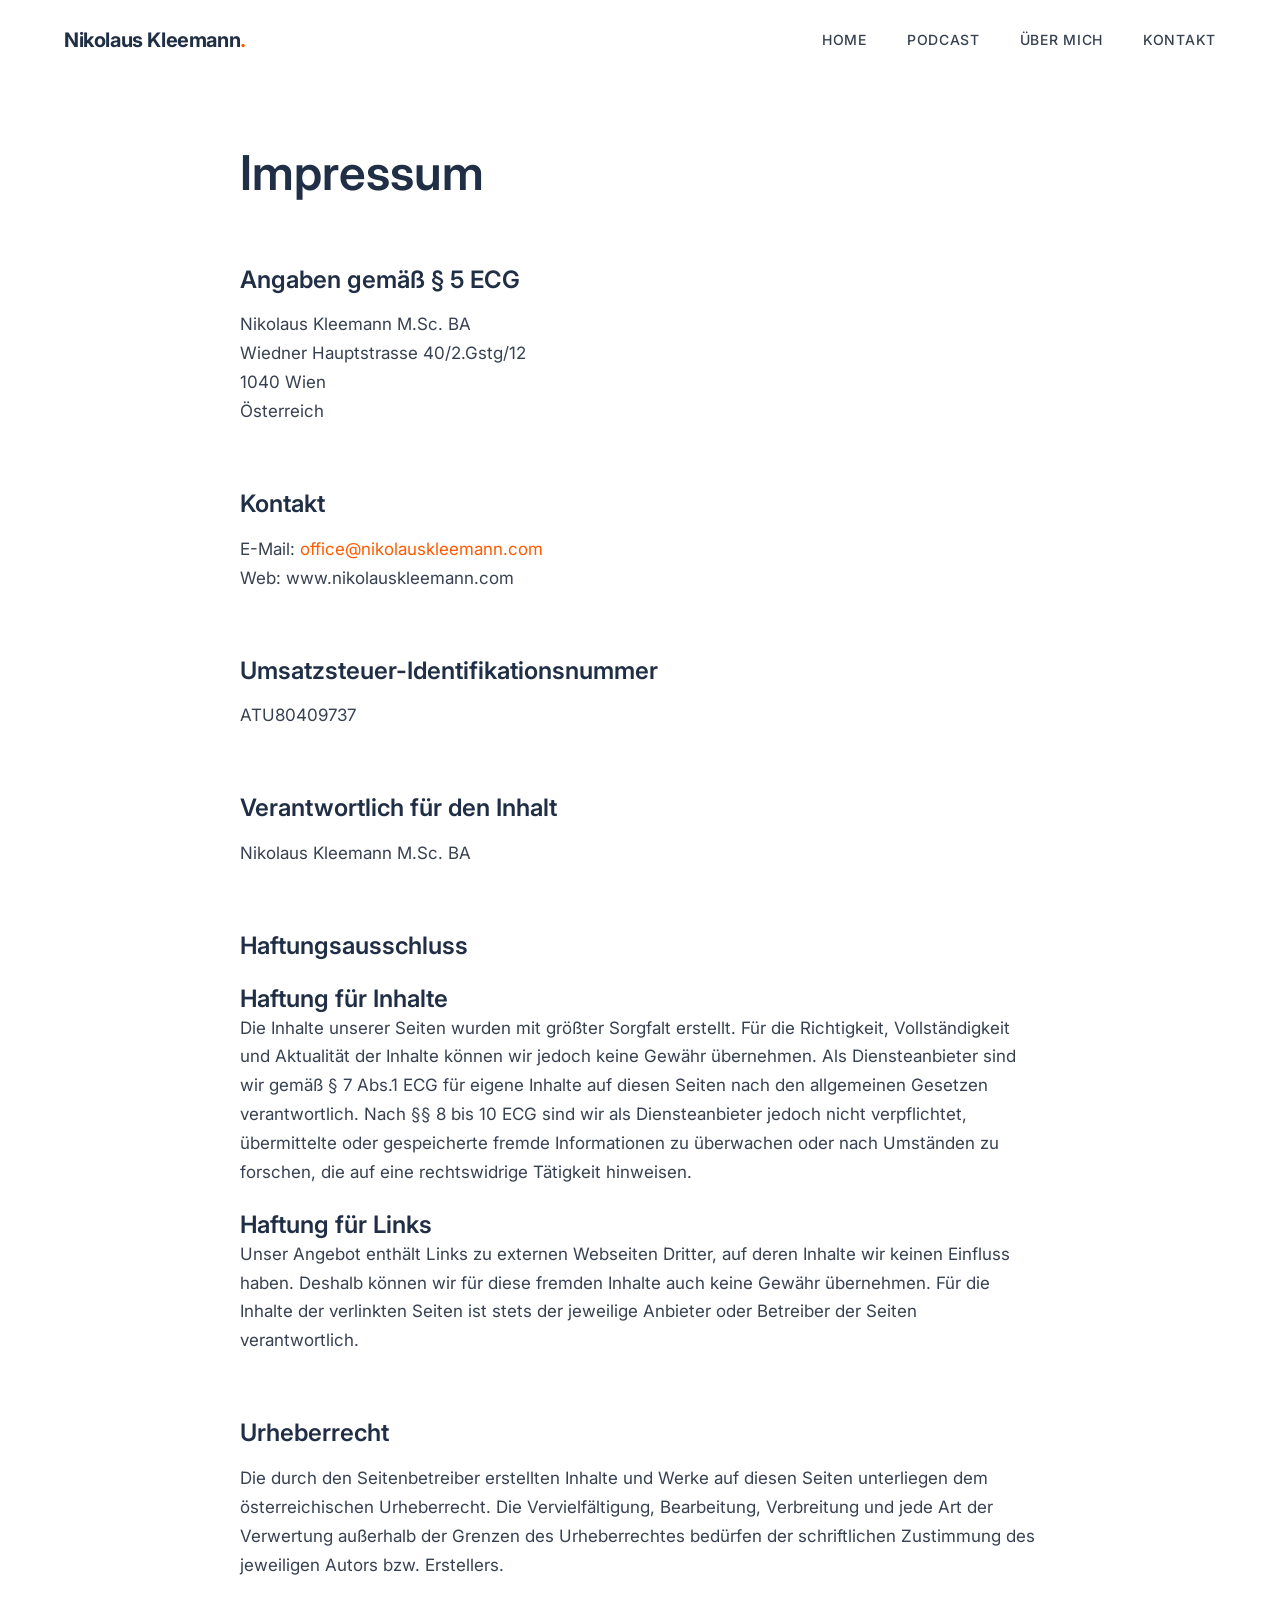
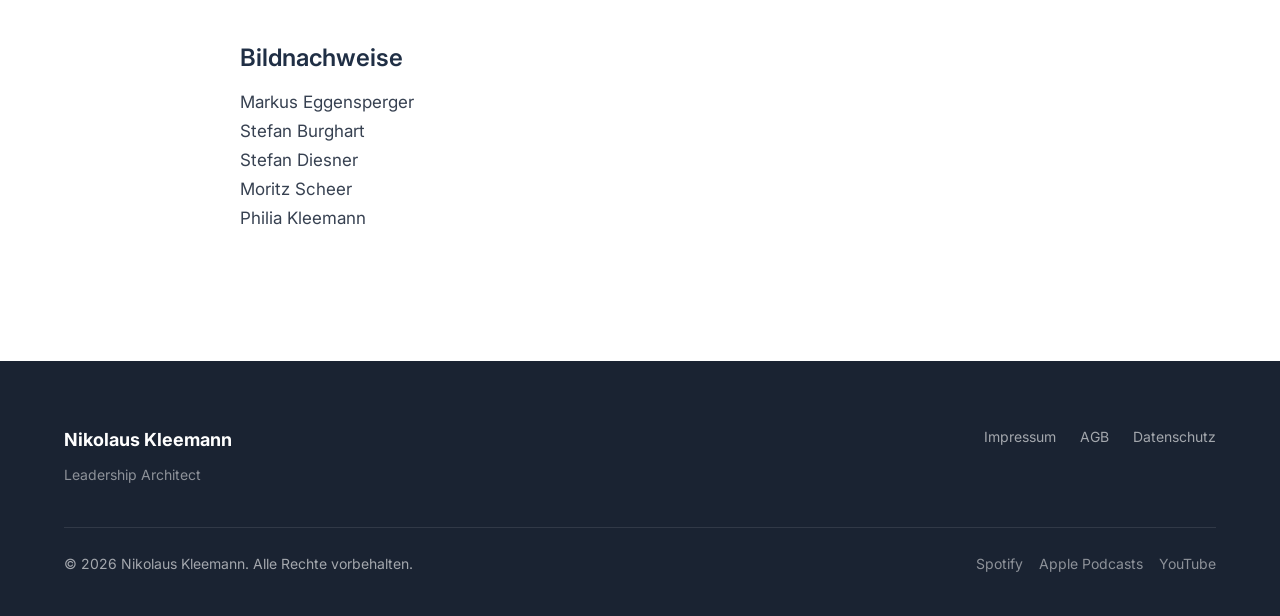
<file: pages/impressum.html>
<!DOCTYPE html>
<html lang="de">
<head>
  <meta charset="UTF-8">
  <meta name="viewport" content="width=device-width, initial-scale=1.0">
  <title>Impressum | Nikolaus Kleemann</title>
  <link rel="icon" type="image/png" href="../img/favicon.png">
  <link rel="preconnect" href="https://fonts.googleapis.com">
  <link rel="preconnect" href="https://fonts.gstatic.com" crossorigin>
  <link href="https://fonts.googleapis.com/css2?family=Inter:wght@400;500;600;700;800&display=swap" rel="stylesheet">
  <link rel="stylesheet" href="../css/style.css">
</head>
<body>

  <header class="site-header" id="header">
    <div class="header-inner">
      <a href="../index.html" class="site-logo">Nikolaus Kleemann<span>.</span></a>
      <nav class="main-nav" id="mainNav">
        <a href="../index.html">Home</a>
        <a href="../index.html#podcast">Podcast</a>
        <a href="../index.html#ueber-mich">Über mich</a>
        <a href="../index.html#kontakt">Kontakt</a>
      </nav>
      <button class="menu-toggle" id="menuToggle" aria-label="Menü">
        <span></span><span></span><span></span>
      </button>
    </div>
  </header>

  <div class="legal-content container">
    <h1>Impressum</h1>

    <h2>Angaben gemäß § 5 ECG</h2>
    <p>
      Nikolaus Kleemann M.Sc. BA<br>
      Wiedner Hauptstrasse 40/2.Gstg/12<br>
      1040 Wien<br>
      Österreich
    </p>

    <h2>Kontakt</h2>
    <p>
      E-Mail: <a href="mailto:office@nikolauskleemann.com" style="color: var(--color-accent);">office@nikolauskleemann.com</a><br>
      Web: www.nikolauskleemann.com
    </p>

    <h2>Umsatzsteuer-Identifikationsnummer</h2>
    <p>ATU80409737</p>

    <h2>Verantwortlich für den Inhalt</h2>
    <p>Nikolaus Kleemann M.Sc. BA</p>

    <h2>Haftungsausschluss</h2>

    <h3 style="margin-top: var(--space-md);">Haftung für Inhalte</h3>
    <p>Die Inhalte unserer Seiten wurden mit größter Sorgfalt erstellt. Für die Richtigkeit, Vollständigkeit und Aktualität der Inhalte können wir jedoch keine Gewähr übernehmen. Als Diensteanbieter sind wir gemäß § 7 Abs.1 ECG für eigene Inhalte auf diesen Seiten nach den allgemeinen Gesetzen verantwortlich. Nach §§ 8 bis 10 ECG sind wir als Diensteanbieter jedoch nicht verpflichtet, übermittelte oder gespeicherte fremde Informationen zu überwachen oder nach Umständen zu forschen, die auf eine rechtswidrige Tätigkeit hinweisen.</p>

    <h3 style="margin-top: var(--space-md);">Haftung für Links</h3>
    <p>Unser Angebot enthält Links zu externen Webseiten Dritter, auf deren Inhalte wir keinen Einfluss haben. Deshalb können wir für diese fremden Inhalte auch keine Gewähr übernehmen. Für die Inhalte der verlinkten Seiten ist stets der jeweilige Anbieter oder Betreiber der Seiten verantwortlich.</p>

    <h2>Urheberrecht</h2>
    <p>Die durch den Seitenbetreiber erstellten Inhalte und Werke auf diesen Seiten unterliegen dem österreichischen Urheberrecht. Die Vervielfältigung, Bearbeitung, Verbreitung und jede Art der Verwertung außerhalb der Grenzen des Urheberrechtes bedürfen der schriftlichen Zustimmung des jeweiligen Autors bzw. Erstellers.</p>

    <h2>Bildnachweise</h2>
    <p>
      Markus Eggensperger<br>
      Stefan Burghart<br>
      Stefan Diesner<br>
      Moritz Scheer<br>
      Philia Kleemann
    </p>
  </div>

  <footer class="site-footer">
    <div class="container">
      <div class="footer-inner">
        <div>
          <div class="footer__brand">Nikolaus Kleemann</div>
          <p class="footer__tagline">Leadership Architect</p>
        </div>
        <div class="footer__links">
          <a href="impressum.html">Impressum</a>
          <a href="agb.html">AGB</a>
          <a href="datenschutz.html">Datenschutz</a>
        </div>
      </div>
      <div class="footer__bottom">
        <span>&copy; 2026 Nikolaus Kleemann. Alle Rechte vorbehalten.</span>
        <div class="footer__social">
          <a href="https://open.spotify.com/show/2nxd81wS1pFxsLzvrIv1yI" target="_blank" rel="noopener">Spotify</a>
          <a href="https://podcasts.apple.com/at/podcast/beyond-busy/id1655949628" target="_blank" rel="noopener">Apple Podcasts</a>
          <a href="https://www.youtube.com/@beyondbusy.podcast" target="_blank" rel="noopener">YouTube</a>
        </div>
      </div>
    </div>
  </footer>

  <script src="../js/main.js"></script>
</body>
</html>
</file>
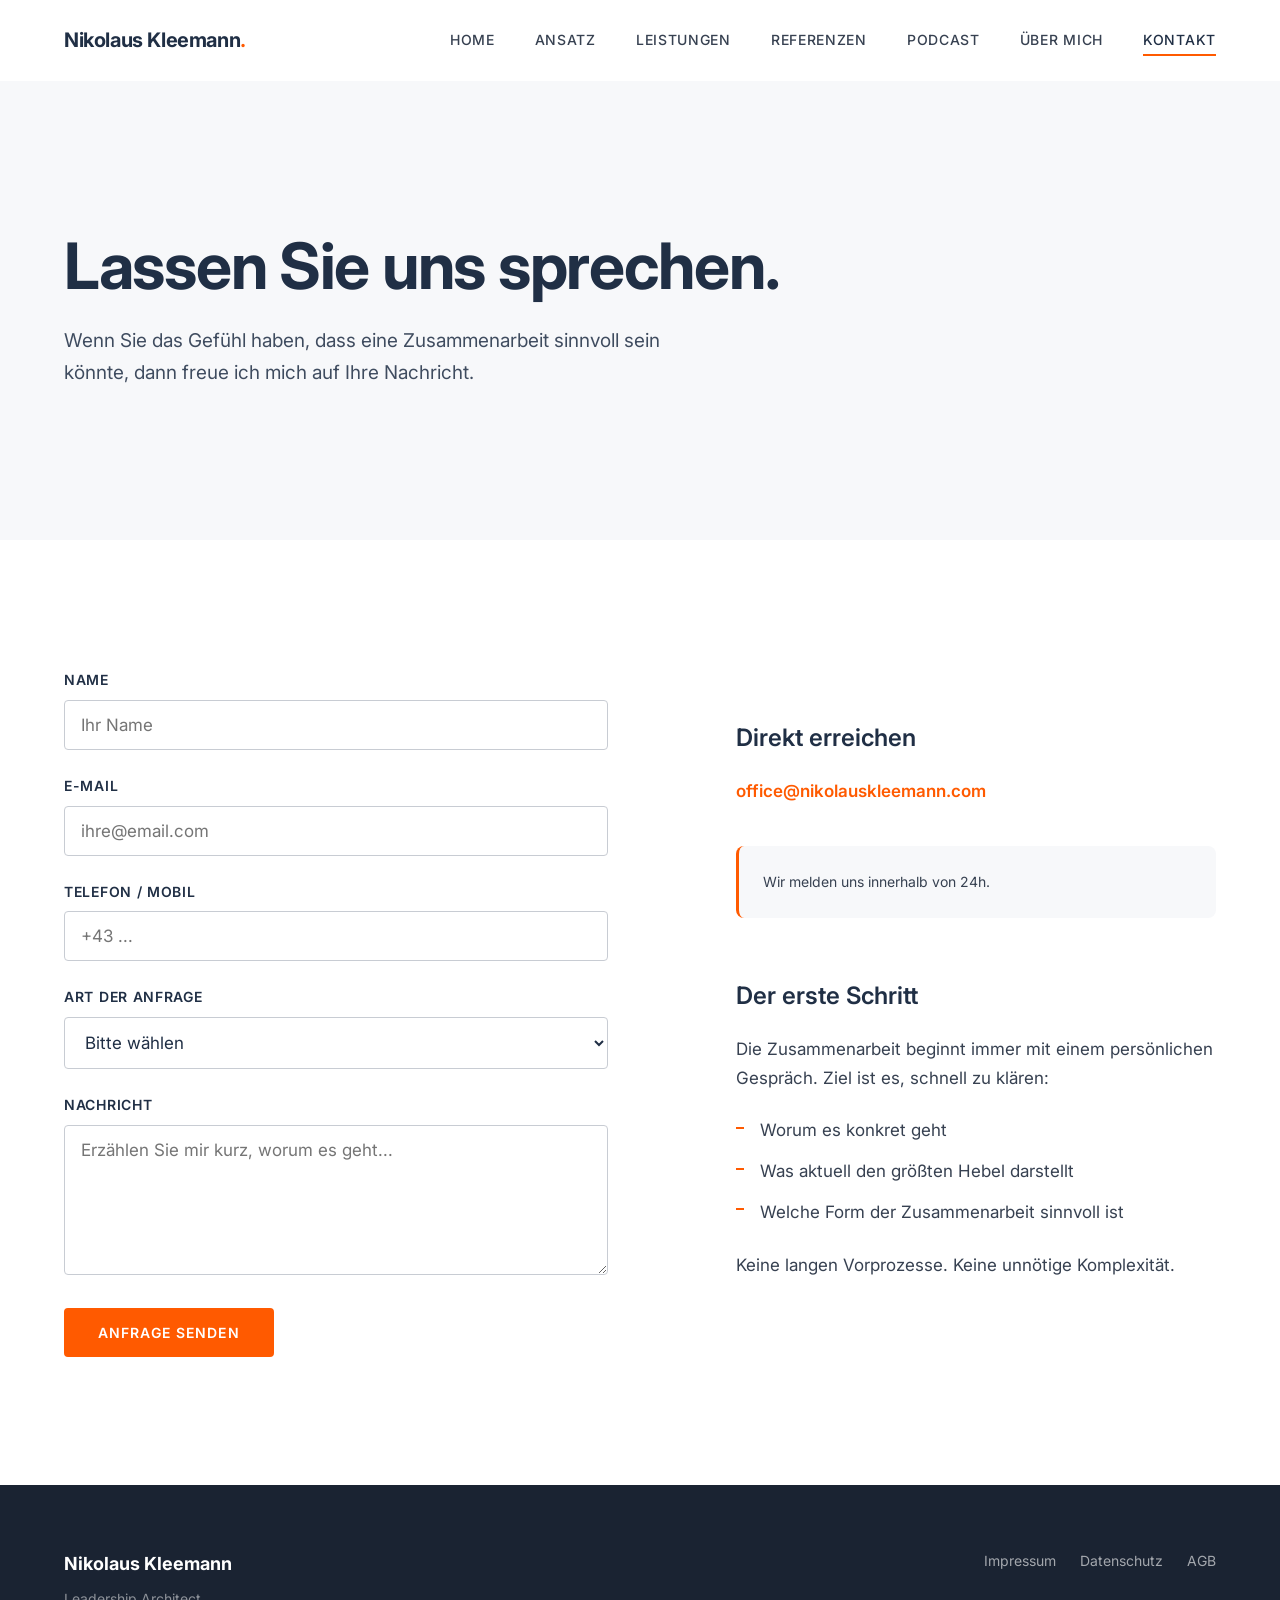
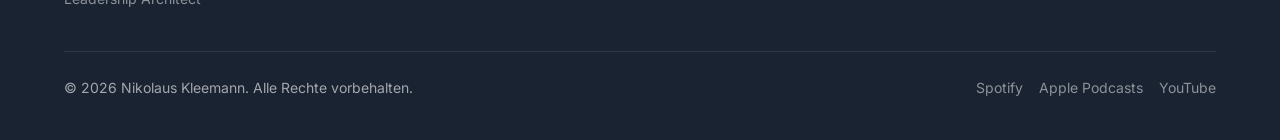
<file: pages/kontakt.html>
<!DOCTYPE html>
<html lang="de">
<head>
  <meta charset="UTF-8">
  <meta name="viewport" content="width=device-width, initial-scale=1.0">
  <title>Kontakt | Nikolaus Kleemann</title>
  <meta name="description" content="Nehmen Sie Kontakt auf mit Nikolaus Kleemann – Leadership Architect. Anfragen für Keynotes, Executive Sparring und Workshops.">
  <link rel="icon" type="image/png" href="../img/favicon.png">
  <link rel="preconnect" href="https://fonts.googleapis.com">
  <link rel="preconnect" href="https://fonts.gstatic.com" crossorigin>
  <link href="https://fonts.googleapis.com/css2?family=Inter:wght@400;500;600;700;800&display=swap" rel="stylesheet">
  <link rel="stylesheet" href="../css/style.css">
</head>
<body>

  <header class="site-header" id="header">
    <div class="header-inner">
      <a href="../index.html" class="site-logo">Nikolaus Kleemann<span>.</span></a>
      <nav class="main-nav" id="mainNav">
        <a href="../index.html">Home</a>
        <a href="ansatz.html">Ansatz</a>
        <a href="leistungen.html">Leistungen</a>
        <a href="referenzen.html">Referenzen</a>
        <a href="podcast.html">Podcast</a>
        <a href="ueber-mich.html">Über mich</a>
        <a href="kontakt.html" class="active">Kontakt</a>
      </nav>
      <button class="menu-toggle" id="menuToggle" aria-label="Menü">
        <span></span><span></span><span></span>
      </button>
    </div>
  </header>

  <section class="hero hero--subpage">
    <div class="container">
      <div class="hero__content fade-in">
        <h1 class="hero__headline">Lassen Sie uns sprechen.</h1>
        <p class="hero__subline">Wenn Sie das Gefühl haben, dass eine Zusammenarbeit sinnvoll sein könnte, dann freue ich mich auf Ihre Nachricht.</p>
      </div>
    </div>
  </section>

  <section class="section">
    <div class="container">
      <div class="two-col">
        <div class="fade-in">
          <form class="form" id="contactForm" action="https://api.web3forms.com/submit" method="POST">
            <input type="hidden" name="access_key" value="01c79b0a-ecc8-4989-9435-6254c722cf0e">
            <div class="form__group">
              <label class="form__label" for="name">Name</label>
              <input class="form__input" type="text" id="name" name="name" required placeholder="Ihr Name">
            </div>
            <div class="form__group">
              <label class="form__label" for="email">E-Mail</label>
              <input class="form__input" type="email" id="email" name="email" required placeholder="ihre@email.com">
            </div>
            <div class="form__group">
              <label class="form__label" for="phone">Telefon / Mobil</label>
              <input class="form__input" type="tel" id="phone" name="phone" placeholder="+43 ...">
            </div>
            <div class="form__group">
              <label class="form__label" for="inquiry">Art der Anfrage</label>
              <select class="form__select" id="inquiry" name="inquiry">
                <option value="" disabled selected>Bitte wählen</option>
                <option value="keynote">Keynote Anfrage</option>
                <option value="sparring">Executive Sparring</option>
                <option value="workshop">Workshop / Programm</option>
                <option value="other">Sonstiges</option>
              </select>
            </div>
            <div class="form__group">
              <label class="form__label" for="message">Nachricht</label>
              <textarea class="form__textarea" id="message" name="message" placeholder="Erzählen Sie mir kurz, worum es geht..."></textarea>
            </div>
            <button type="submit" class="btn btn--primary">Anfrage senden</button>
          </form>
        </div>
        <div class="fade-in">
          <div style="padding-left: var(--space-xl);">
            <h3 style="margin-bottom: var(--space-md);">Direkt erreichen</h3>
            <p style="color: var(--color-gray-700); margin-bottom: var(--space-lg);">
              <a href="mailto:office@nikolauskleemann.com" style="color: var(--color-accent); font-weight: 600;">office@nikolauskleemann.com</a>
            </p>
            <div style="padding: var(--space-md); background: var(--color-light); border-radius: var(--radius-md); border-left: 3px solid var(--color-accent);">
              <p style="font-size: var(--fs-small); color: var(--color-gray-700); margin: 0;">Wir melden uns innerhalb von 24h.</p>
            </div>

            <h3 style="margin-top: var(--space-xl); margin-bottom: var(--space-md);">Der erste Schritt</h3>
            <div class="text-block">
              <p>Die Zusammenarbeit beginnt immer mit einem persönlichen Gespräch. Ziel ist es, schnell zu klären:</p>
              <ul class="highlight-list">
                <li>Worum es konkret geht</li>
                <li>Was aktuell den größten Hebel darstellt</li>
                <li>Welche Form der Zusammenarbeit sinnvoll ist</li>
              </ul>
              <p>Keine langen Vorprozesse. Keine unnötige Komplexität.</p>
            </div>
          </div>
        </div>
      </div>
    </div>
  </section>

  <footer class="site-footer">
    <div class="container">
      <div class="footer-inner">
        <div>
          <div class="footer__brand">Nikolaus Kleemann</div>
          <p class="footer__tagline">Leadership Architect</p>
        </div>
        <div class="footer__links">
          <a href="impressum.html">Impressum</a>
          <a href="datenschutz.html">Datenschutz</a>
          <a href="agb.html">AGB</a>
        </div>
      </div>
      <div class="footer__bottom">
        <span>&copy; 2026 Nikolaus Kleemann. Alle Rechte vorbehalten.</span>
        <div class="footer__social">
          <a href="https://open.spotify.com/show/2nxd81wS1pFxsLzvrIv1yI" target="_blank" rel="noopener">Spotify</a>
          <a href="https://podcasts.apple.com/at/podcast/beyond-busy/id1655949628" target="_blank" rel="noopener">Apple Podcasts</a>
          <a href="https://www.youtube.com/@beyondbusy.podcast" target="_blank" rel="noopener">YouTube</a>
        </div>
      </div>
    </div>
  </footer>

  <script src="../js/main.js"></script>
</body>
</html>
</file>
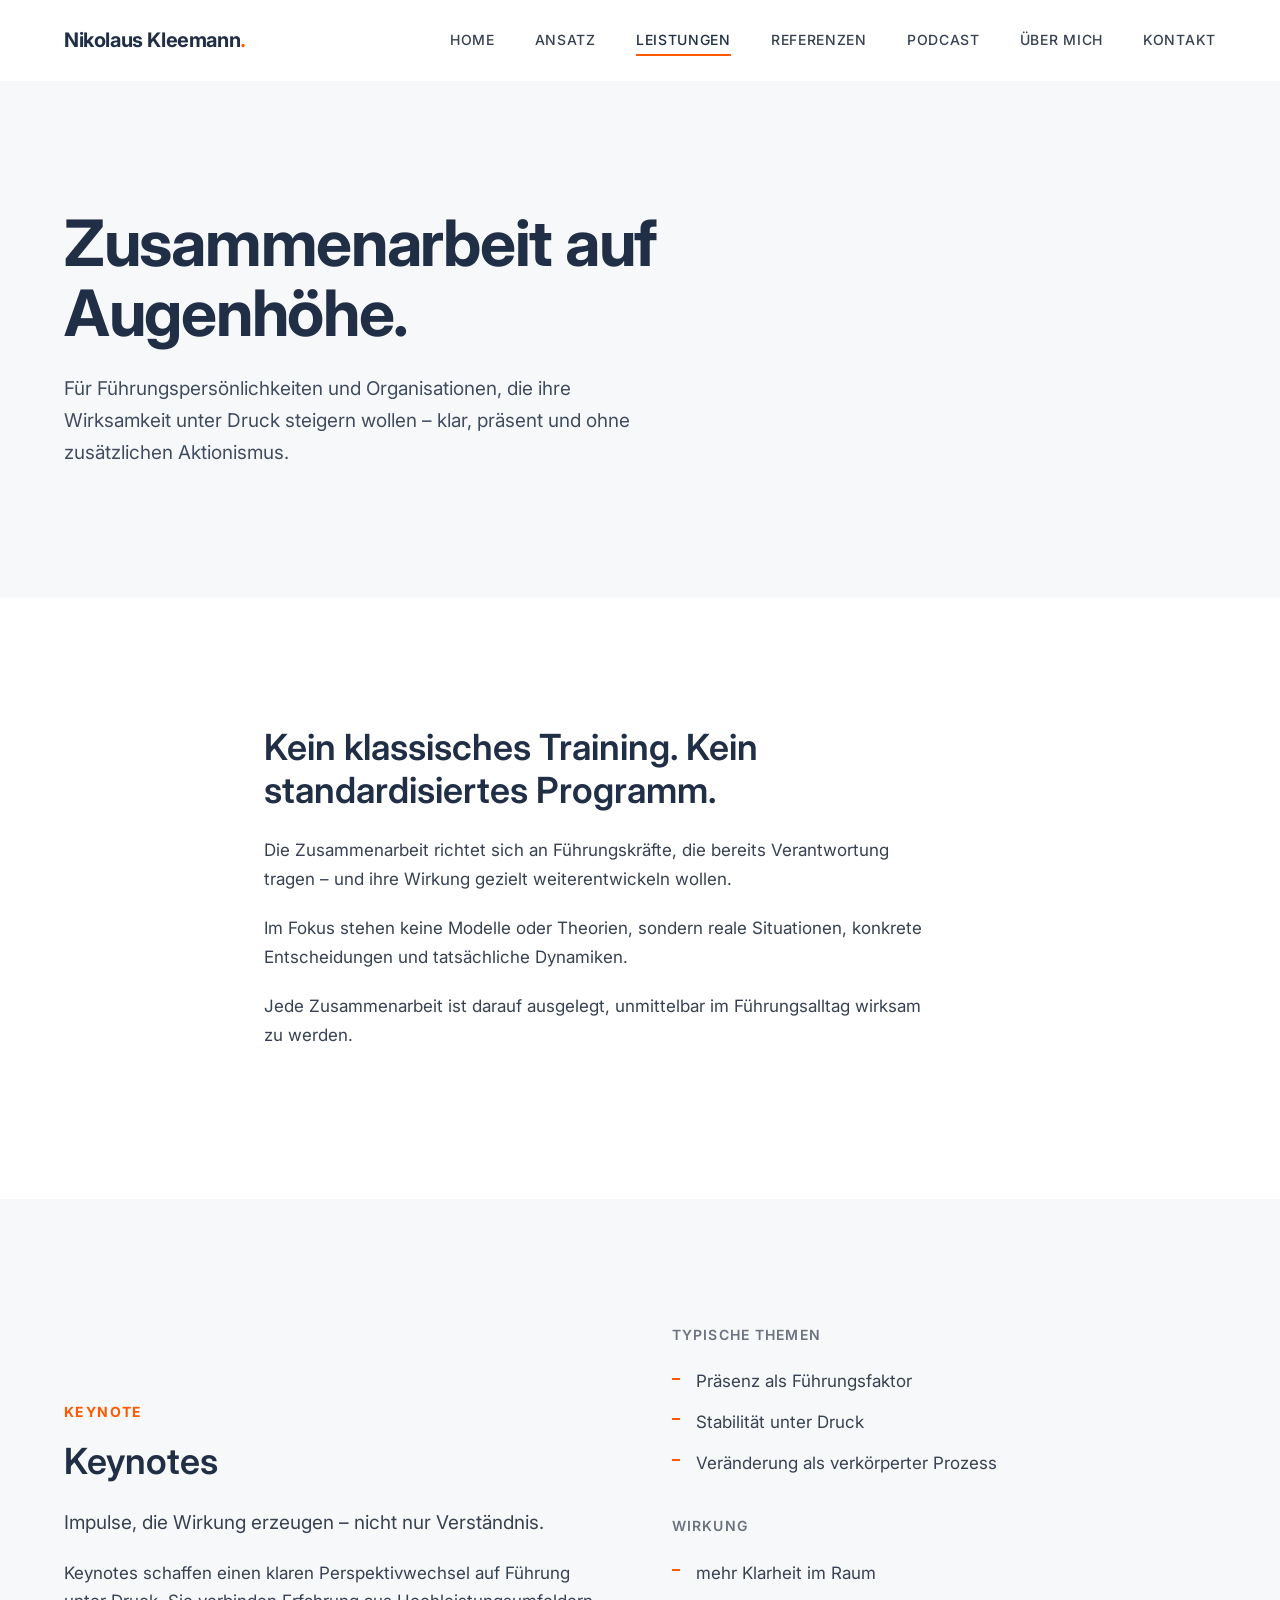
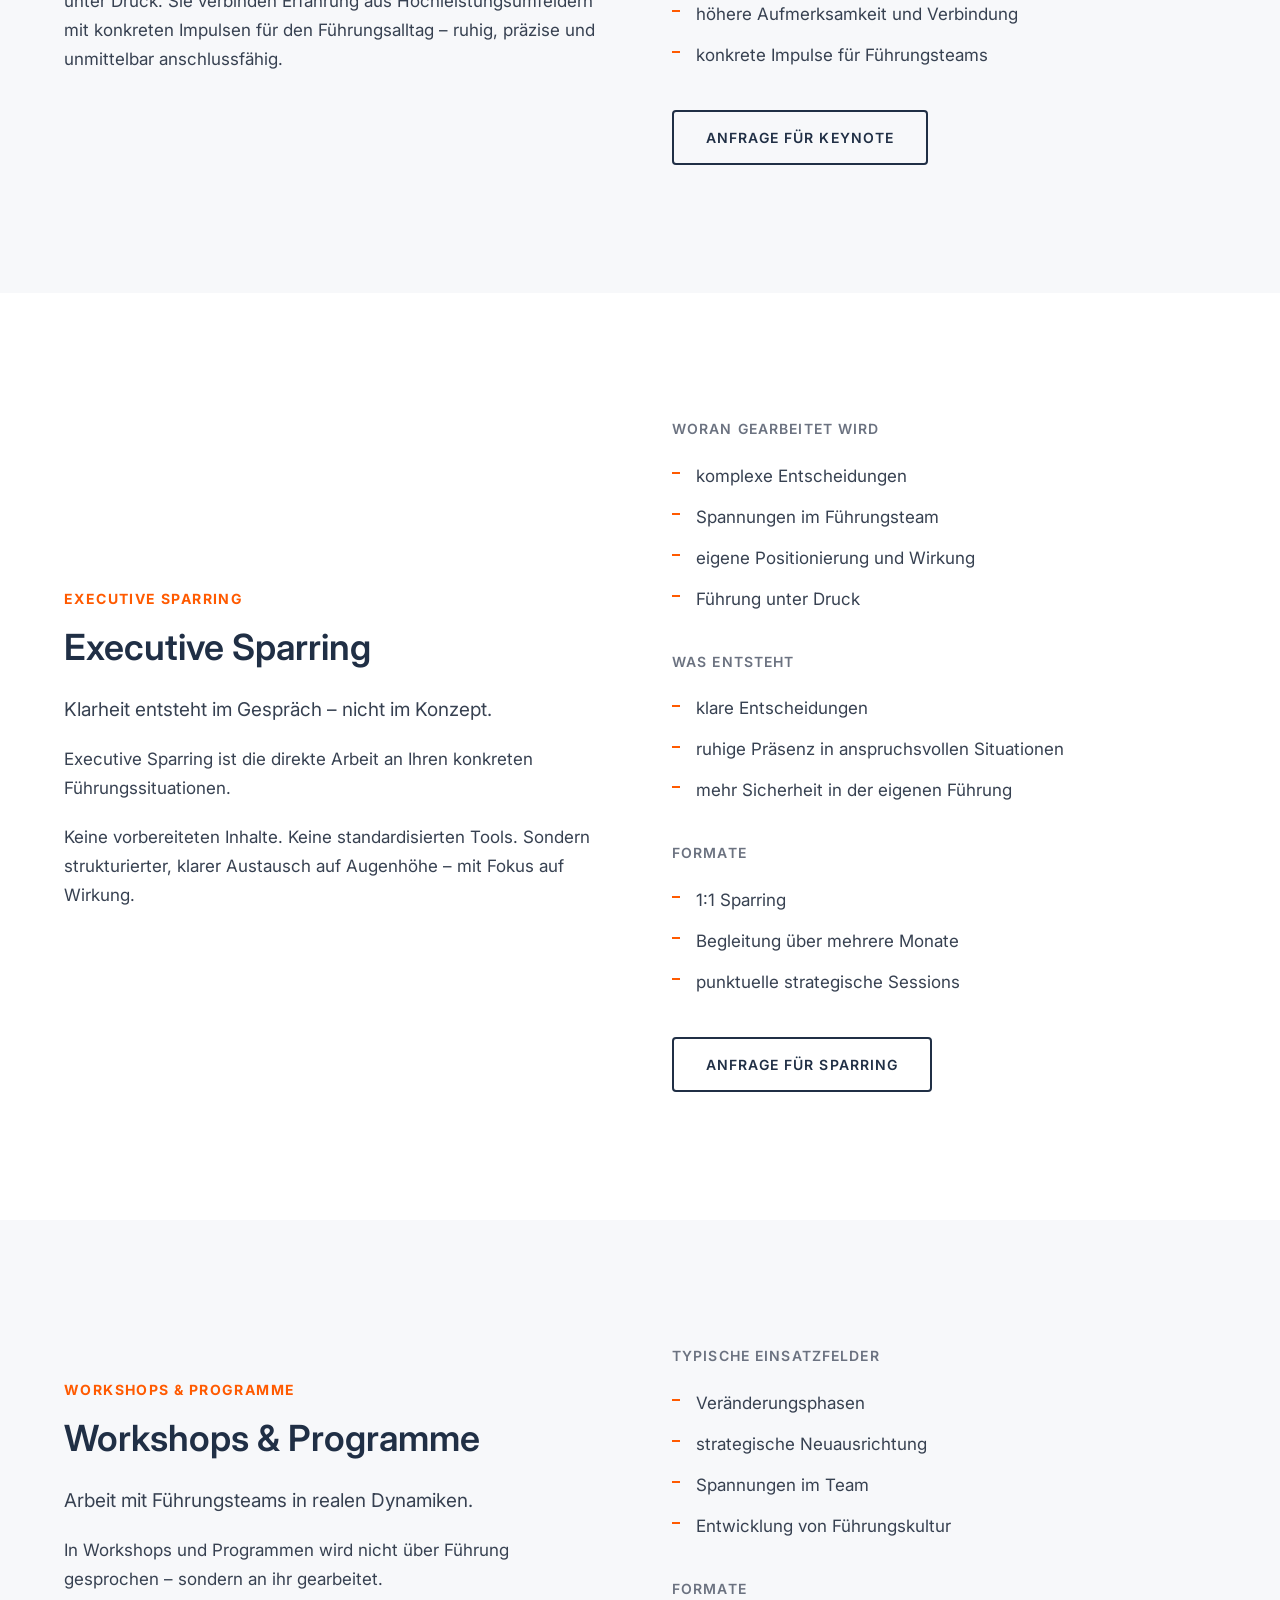
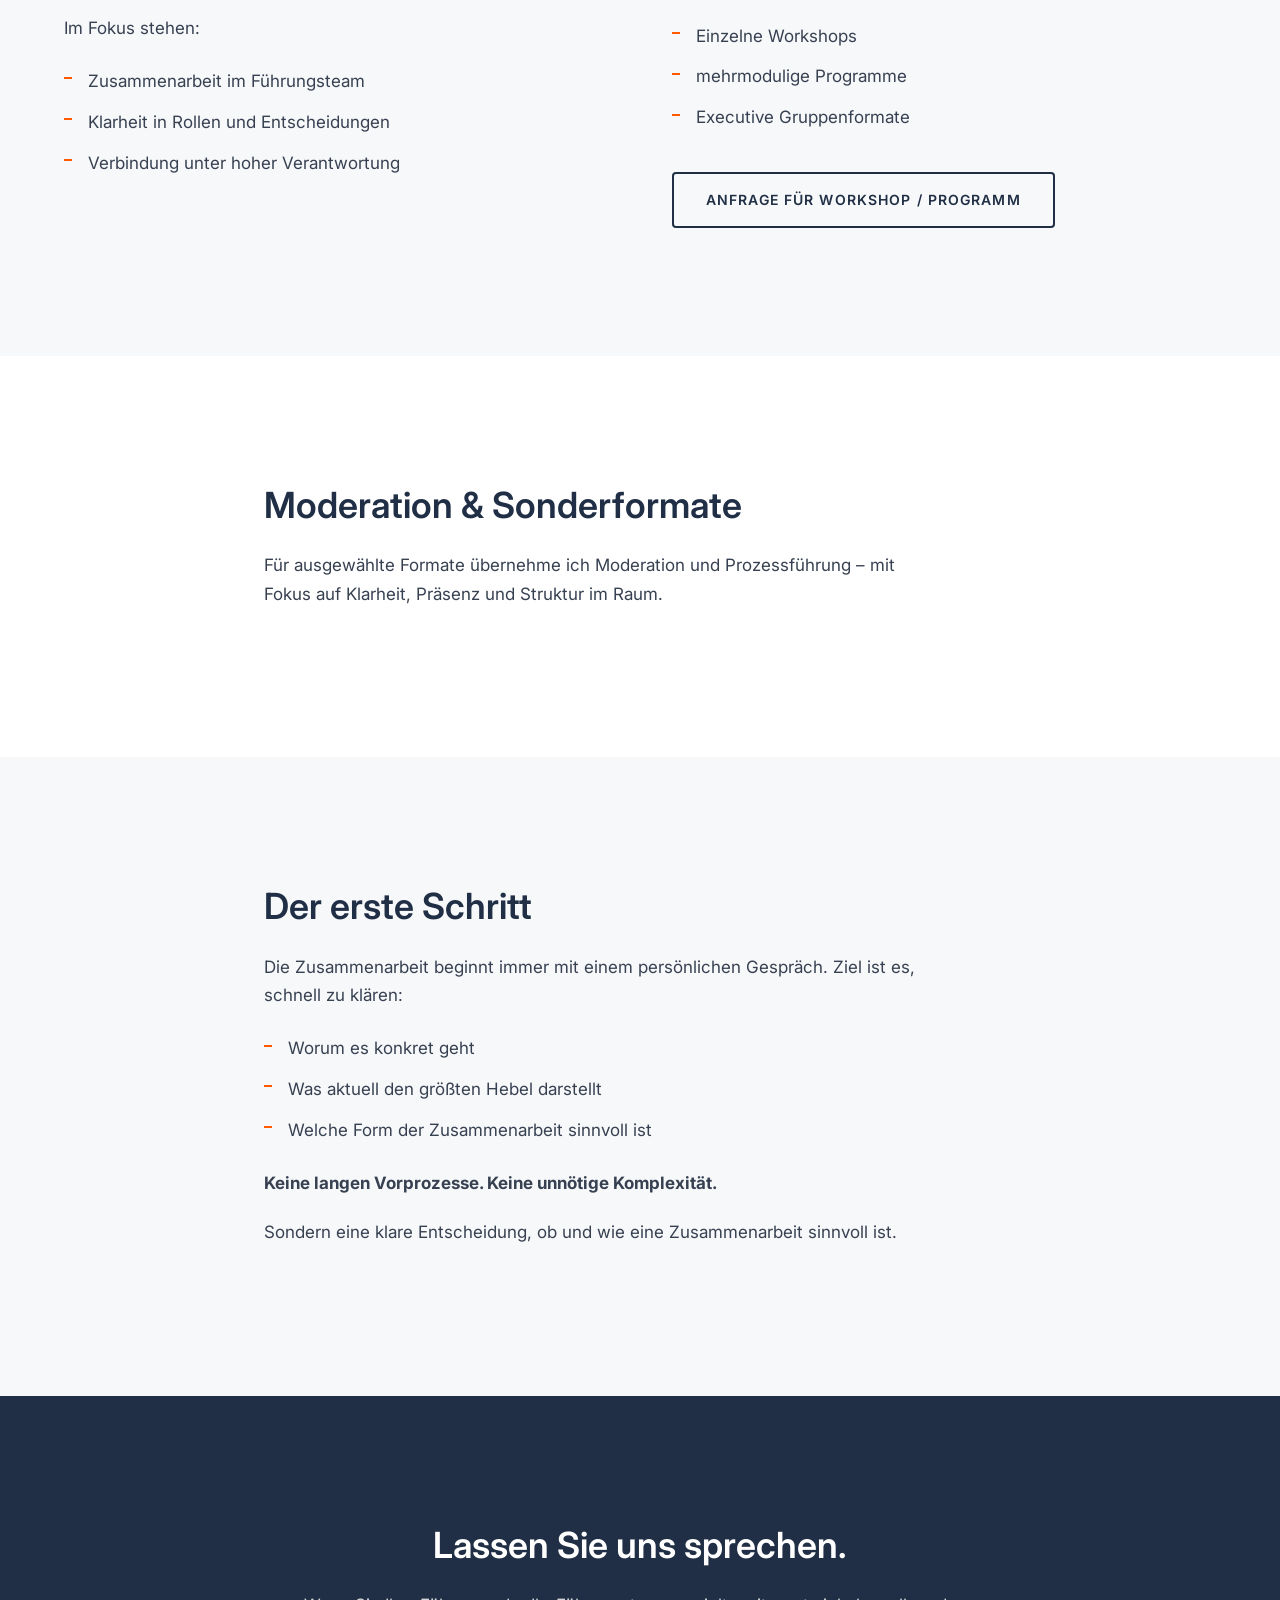
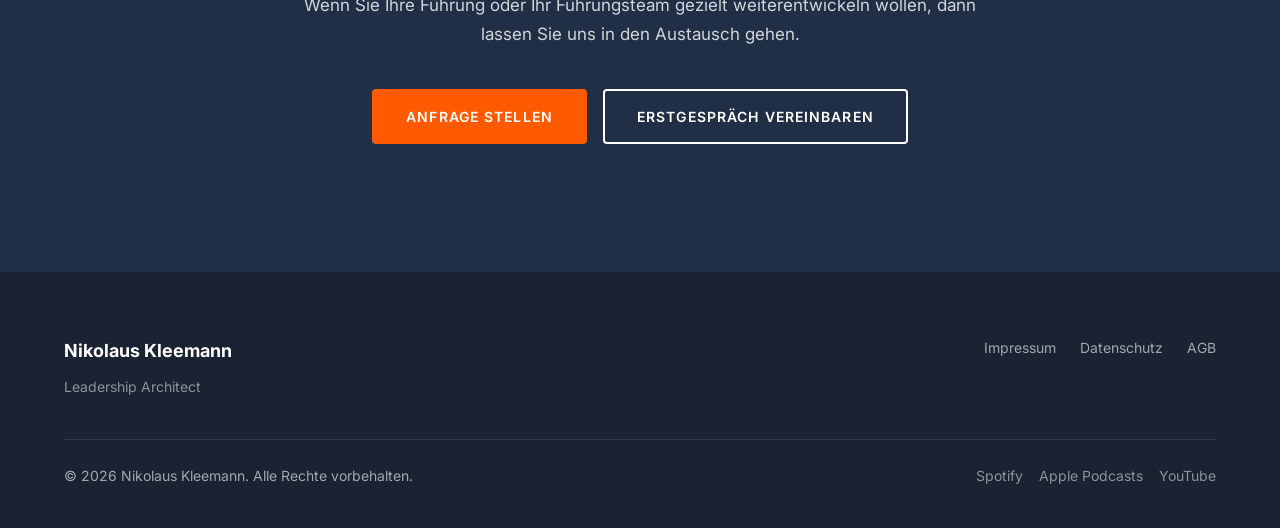
<file: pages/leistungen.html>
<!DOCTYPE html>
<html lang="de">
<head>
  <meta charset="UTF-8">
  <meta name="viewport" content="width=device-width, initial-scale=1.0">
  <title>Leistungen | Nikolaus Kleemann</title>
  <meta name="description" content="Keynotes, Executive Sparring, Workshops & Programme – Zusammenarbeit auf Augenhöhe mit Nikolaus Kleemann.">
  <link rel="icon" type="image/png" href="../img/favicon.png">
  <link rel="preconnect" href="https://fonts.googleapis.com">
  <link rel="preconnect" href="https://fonts.gstatic.com" crossorigin>
  <link href="https://fonts.googleapis.com/css2?family=Inter:wght@400;500;600;700;800&display=swap" rel="stylesheet">
  <link rel="stylesheet" href="../css/style.css">
</head>
<body>
  <header class="site-header" id="header">
    <div class="header-inner">
      <a href="../index.html" class="site-logo">Nikolaus Kleemann<span>.</span></a>
      <nav class="main-nav" id="mainNav">
        <a href="../index.html">Home</a>
        <a href="ansatz.html">Ansatz</a>
        <a href="leistungen.html" class="active">Leistungen</a>
        <a href="referenzen.html">Referenzen</a>
        <a href="podcast.html">Podcast</a>
        <a href="ueber-mich.html">Über mich</a>
        <a href="kontakt.html">Kontakt</a>
      </nav>
      <button class="menu-toggle" id="menuToggle" aria-label="Menü"><span></span><span></span><span></span></button>
    </div>
  </header>

  <section class="hero hero--subpage">
    <div class="container">
      <div class="hero__content fade-in">
        <h1 class="hero__headline">Zusammenarbeit auf Augenhöhe.</h1>
        <p class="hero__subline">Für Führungspersönlichkeiten und Organisationen, die ihre Wirksamkeit unter Druck steigern wollen – klar, präsent und ohne zusätzlichen Aktionismus.</p>
      </div>
    </div>
  </section>

  <section class="section">
    <div class="container container--narrow">
      <div class="fade-in">
        <h2 class="section__headline">Kein klassisches Training. Kein standardisiertes Programm.</h2>
        <div class="text-block">
          <p>Die Zusammenarbeit richtet sich an Führungskräfte, die bereits Verantwortung tragen – und ihre Wirkung gezielt weiterentwickeln wollen.</p>
          <p>Im Fokus stehen keine Modelle oder Theorien, sondern reale Situationen, konkrete Entscheidungen und tatsächliche Dynamiken.</p>
          <p>Jede Zusammenarbeit ist darauf ausgelegt, unmittelbar im Führungsalltag wirksam zu werden.</p>
        </div>
      </div>
    </div>
  </section>

  <!-- KEYNOTES -->
  <section class="section section--light">
    <div class="container">
      <div class="two-col">
        <div class="fade-in">
          <span class="detail-block__label">Keynote</span>
          <h2 class="section__headline">Keynotes</h2>
          <p class="section__subline" style="color: var(--color-gray-700);">Impulse, die Wirkung erzeugen – nicht nur Verständnis.</p>
          <div class="text-block">
            <p>Keynotes schaffen einen klaren Perspektivwechsel auf Führung unter Druck. Sie verbinden Erfahrung aus Hochleistungsumfeldern mit konkreten Impulsen für den Führungsalltag – ruhig, präzise und unmittelbar anschlussfähig.</p>
          </div>
        </div>
        <div class="fade-in">
          <div style="margin-bottom: var(--space-lg);">
            <h4 style="font-size: var(--fs-small); text-transform: uppercase; letter-spacing: 0.08em; color: var(--color-gray-500); margin-bottom: var(--space-sm);">Typische Themen</h4>
            <ul class="highlight-list">
              <li>Präsenz als Führungsfaktor</li>
              <li>Stabilität unter Druck</li>
              <li>Veränderung als verkörperter Prozess</li>
            </ul>
          </div>
          <div style="margin-bottom: var(--space-lg);">
            <h4 style="font-size: var(--fs-small); text-transform: uppercase; letter-spacing: 0.08em; color: var(--color-gray-500); margin-bottom: var(--space-sm);">Wirkung</h4>
            <ul class="highlight-list">
              <li>mehr Klarheit im Raum</li>
              <li>höhere Aufmerksamkeit und Verbindung</li>
              <li>konkrete Impulse für Führungsteams</li>
            </ul>
          </div>
          <a href="kontakt.html" class="btn btn--outline-dark">Anfrage für Keynote</a>
        </div>
      </div>
    </div>
  </section>

  <!-- EXECUTIVE SPARRING -->
  <section class="section">
    <div class="container">
      <div class="two-col">
        <div class="fade-in">
          <span class="detail-block__label">Executive Sparring</span>
          <h2 class="section__headline">Executive Sparring</h2>
          <p class="section__subline" style="color: var(--color-gray-700);">Klarheit entsteht im Gespräch – nicht im Konzept.</p>
          <div class="text-block">
            <p>Executive Sparring ist die direkte Arbeit an Ihren konkreten Führungssituationen.</p>
            <p>Keine vorbereiteten Inhalte. Keine standardisierten Tools. Sondern strukturierter, klarer Austausch auf Augenhöhe – mit Fokus auf Wirkung.</p>
          </div>
        </div>
        <div class="fade-in">
          <div style="margin-bottom: var(--space-lg);">
            <h4 style="font-size: var(--fs-small); text-transform: uppercase; letter-spacing: 0.08em; color: var(--color-gray-500); margin-bottom: var(--space-sm);">Woran gearbeitet wird</h4>
            <ul class="highlight-list">
              <li>komplexe Entscheidungen</li>
              <li>Spannungen im Führungsteam</li>
              <li>eigene Positionierung und Wirkung</li>
              <li>Führung unter Druck</li>
            </ul>
          </div>
          <div style="margin-bottom: var(--space-lg);">
            <h4 style="font-size: var(--fs-small); text-transform: uppercase; letter-spacing: 0.08em; color: var(--color-gray-500); margin-bottom: var(--space-sm);">Was entsteht</h4>
            <ul class="highlight-list">
              <li>klare Entscheidungen</li>
              <li>ruhige Präsenz in anspruchsvollen Situationen</li>
              <li>mehr Sicherheit in der eigenen Führung</li>
            </ul>
          </div>
          <div style="margin-bottom: var(--space-lg);">
            <h4 style="font-size: var(--fs-small); text-transform: uppercase; letter-spacing: 0.08em; color: var(--color-gray-500); margin-bottom: var(--space-sm);">Formate</h4>
            <ul class="highlight-list">
              <li>1:1 Sparring</li>
              <li>Begleitung über mehrere Monate</li>
              <li>punktuelle strategische Sessions</li>
            </ul>
          </div>
          <a href="kontakt.html" class="btn btn--outline-dark">Anfrage für Sparring</a>
        </div>
      </div>
    </div>
  </section>

  <!-- WORKSHOPS -->
  <section class="section section--light">
    <div class="container">
      <div class="two-col">
        <div class="fade-in">
          <span class="detail-block__label">Workshops & Programme</span>
          <h2 class="section__headline">Workshops & Programme</h2>
          <p class="section__subline" style="color: var(--color-gray-700);">Arbeit mit Führungsteams in realen Dynamiken.</p>
          <div class="text-block">
            <p>In Workshops und Programmen wird nicht über Führung gesprochen – sondern an ihr gearbeitet.</p>
            <p>Im Fokus stehen:</p>
            <ul class="highlight-list">
              <li>Zusammenarbeit im Führungsteam</li>
              <li>Klarheit in Rollen und Entscheidungen</li>
              <li>Verbindung unter hoher Verantwortung</li>
            </ul>
          </div>
        </div>
        <div class="fade-in">
          <div style="margin-bottom: var(--space-lg);">
            <h4 style="font-size: var(--fs-small); text-transform: uppercase; letter-spacing: 0.08em; color: var(--color-gray-500); margin-bottom: var(--space-sm);">Typische Einsatzfelder</h4>
            <ul class="highlight-list">
              <li>Veränderungsphasen</li>
              <li>strategische Neuausrichtung</li>
              <li>Spannungen im Team</li>
              <li>Entwicklung von Führungskultur</li>
            </ul>
          </div>
          <div style="margin-bottom: var(--space-lg);">
            <h4 style="font-size: var(--fs-small); text-transform: uppercase; letter-spacing: 0.08em; color: var(--color-gray-500); margin-bottom: var(--space-sm);">Formate</h4>
            <ul class="highlight-list">
              <li>Einzelne Workshops</li>
              <li>mehrmodulige Programme</li>
              <li>Executive Gruppenformate</li>
            </ul>
          </div>
          <a href="kontakt.html" class="btn btn--outline-dark">Anfrage für Workshop / Programm</a>
        </div>
      </div>
    </div>
  </section>

  <!-- MODERATION -->
  <section class="section">
    <div class="container container--narrow">
      <div class="fade-in">
        <h2 class="section__headline">Moderation & Sonderformate</h2>
        <div class="text-block">
          <p>Für ausgewählte Formate übernehme ich Moderation und Prozessführung – mit Fokus auf Klarheit, Präsenz und Struktur im Raum.</p>
        </div>
      </div>
    </div>
  </section>

  <!-- ERSTER SCHRITT -->
  <section class="section section--light">
    <div class="container container--narrow">
      <div class="fade-in">
        <h2 class="section__headline">Der erste Schritt</h2>
        <div class="text-block">
          <p>Die Zusammenarbeit beginnt immer mit einem persönlichen Gespräch. Ziel ist es, schnell zu klären:</p>
          <ul class="highlight-list">
            <li>Worum es konkret geht</li>
            <li>Was aktuell den größten Hebel darstellt</li>
            <li>Welche Form der Zusammenarbeit sinnvoll ist</li>
          </ul>
          <p><strong>Keine langen Vorprozesse. Keine unnötige Komplexität.</strong></p>
          <p>Sondern eine klare Entscheidung, ob und wie eine Zusammenarbeit sinnvoll ist.</p>
        </div>
      </div>
    </div>
  </section>

  <section class="cta-section">
    <div class="container fade-in">
      <h2>Lassen Sie uns sprechen.</h2>
      <p>Wenn Sie Ihre Führung oder Ihr Führungsteam gezielt weiterentwickeln wollen, dann lassen Sie uns in den Austausch gehen.</p>
      <div class="btn-group" style="justify-content: center;">
        <a href="kontakt.html" class="btn btn--primary">Anfrage stellen</a>
        <a href="kontakt.html" class="btn btn--outline">Erstgespräch vereinbaren</a>
      </div>
    </div>
  </section>

  <footer class="site-footer">
    <div class="container">
      <div class="footer-inner">
        <div><div class="footer__brand">Nikolaus Kleemann</div><p class="footer__tagline">Leadership Architect</p></div>
        <div class="footer__links"><a href="impressum.html">Impressum</a><a href="datenschutz.html">Datenschutz</a><a href="agb.html">AGB</a></div>
      </div>
      <div class="footer__bottom">
        <span>&copy; 2026 Nikolaus Kleemann. Alle Rechte vorbehalten.</span>
        <div class="footer__social">
          <a href="https://open.spotify.com/show/2nxd81wS1pFxsLzvrIv1yI" target="_blank" rel="noopener">Spotify</a>
          <a href="https://podcasts.apple.com/at/podcast/beyond-busy/id1655949628" target="_blank" rel="noopener">Apple Podcasts</a>
          <a href="https://www.youtube.com/@beyondbusy.podcast" target="_blank" rel="noopener">YouTube</a>
        </div>
      </div>
    </div>
  </footer>
  <script src="../js/main.js"></script>
</body>
</html>
</file>
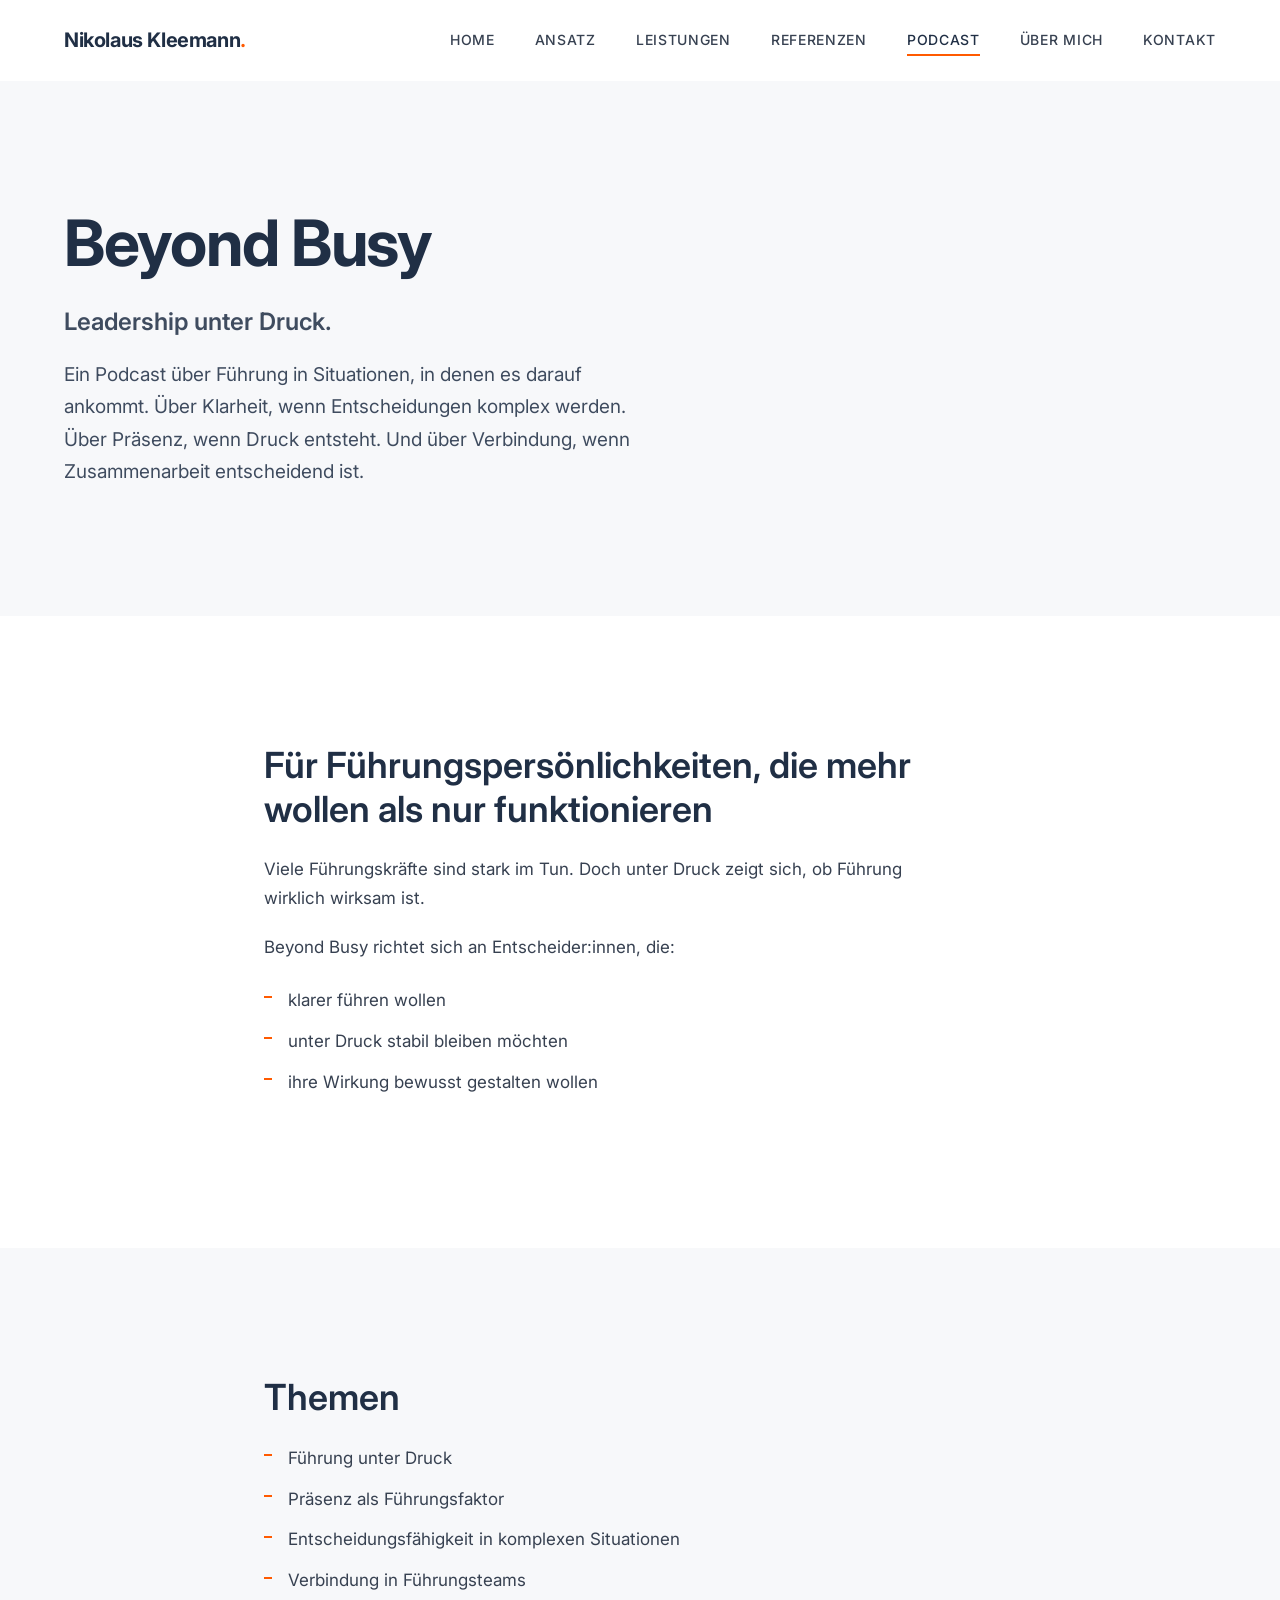
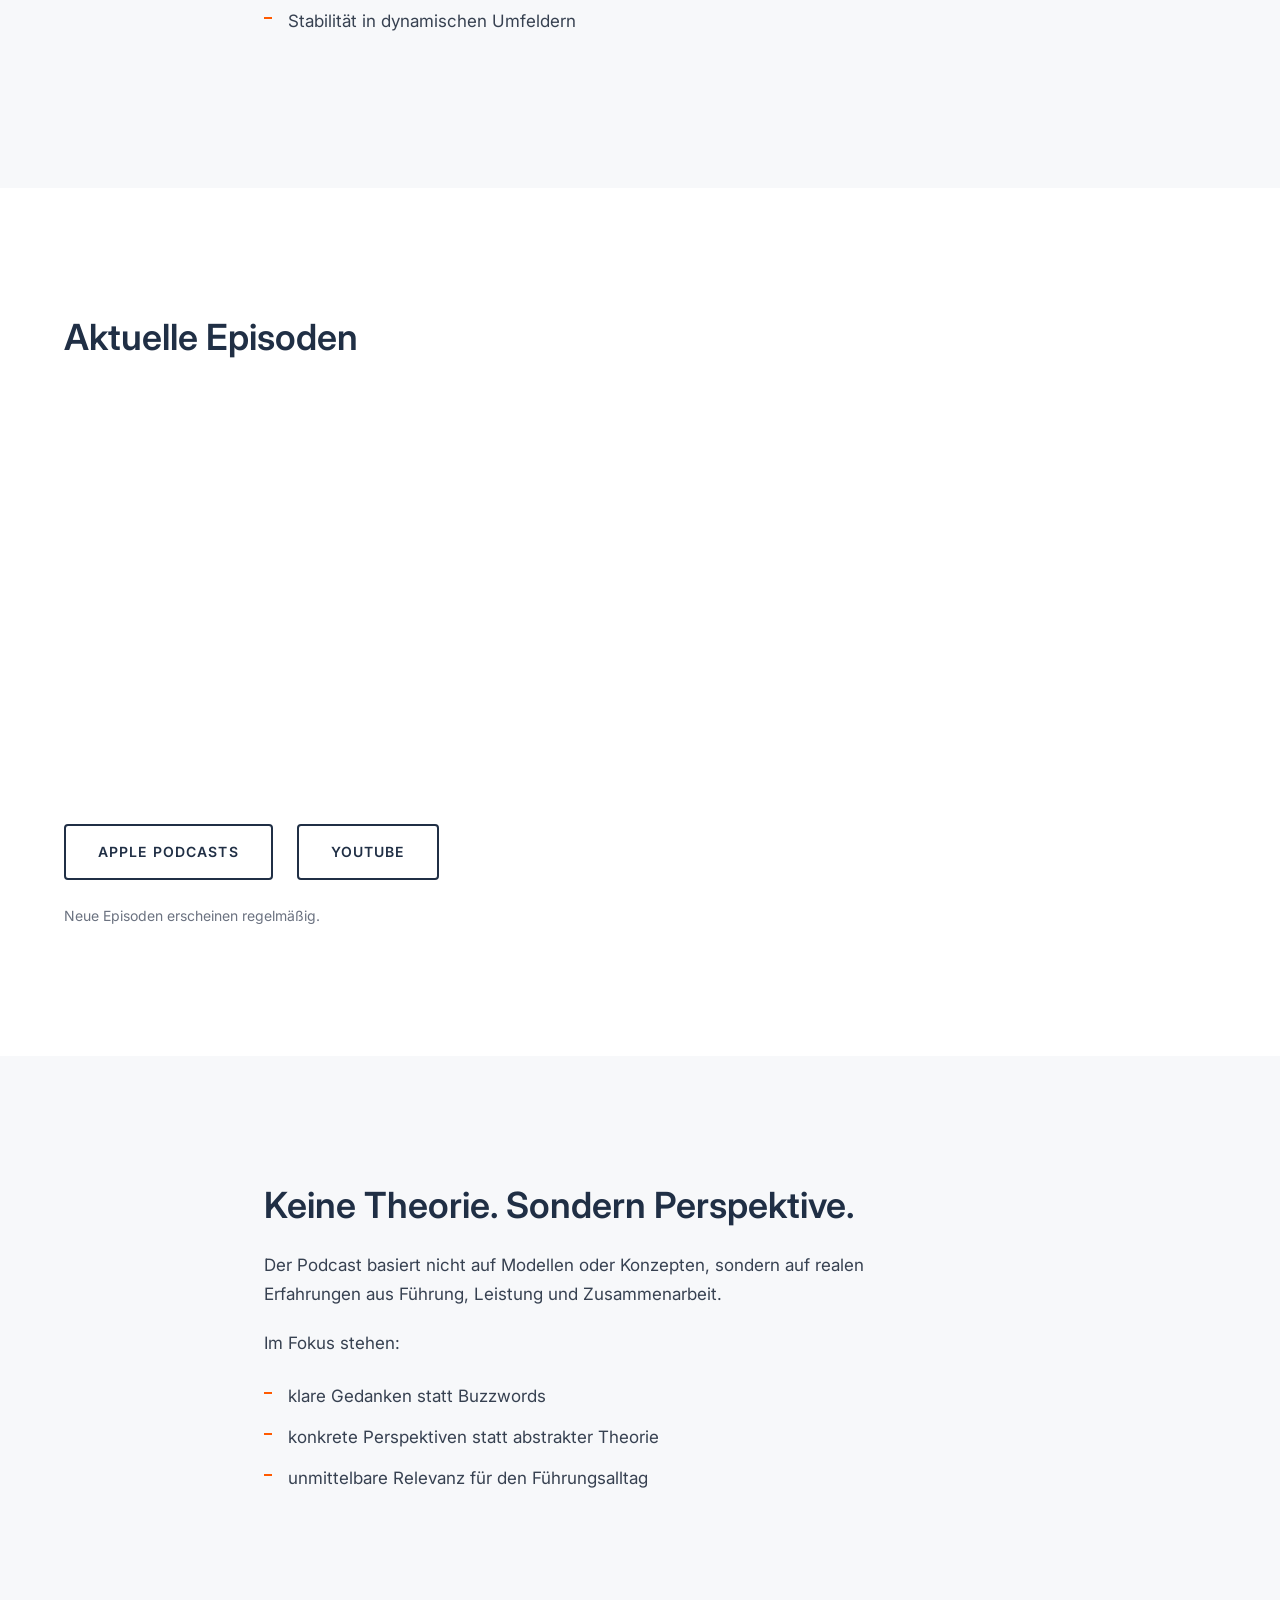
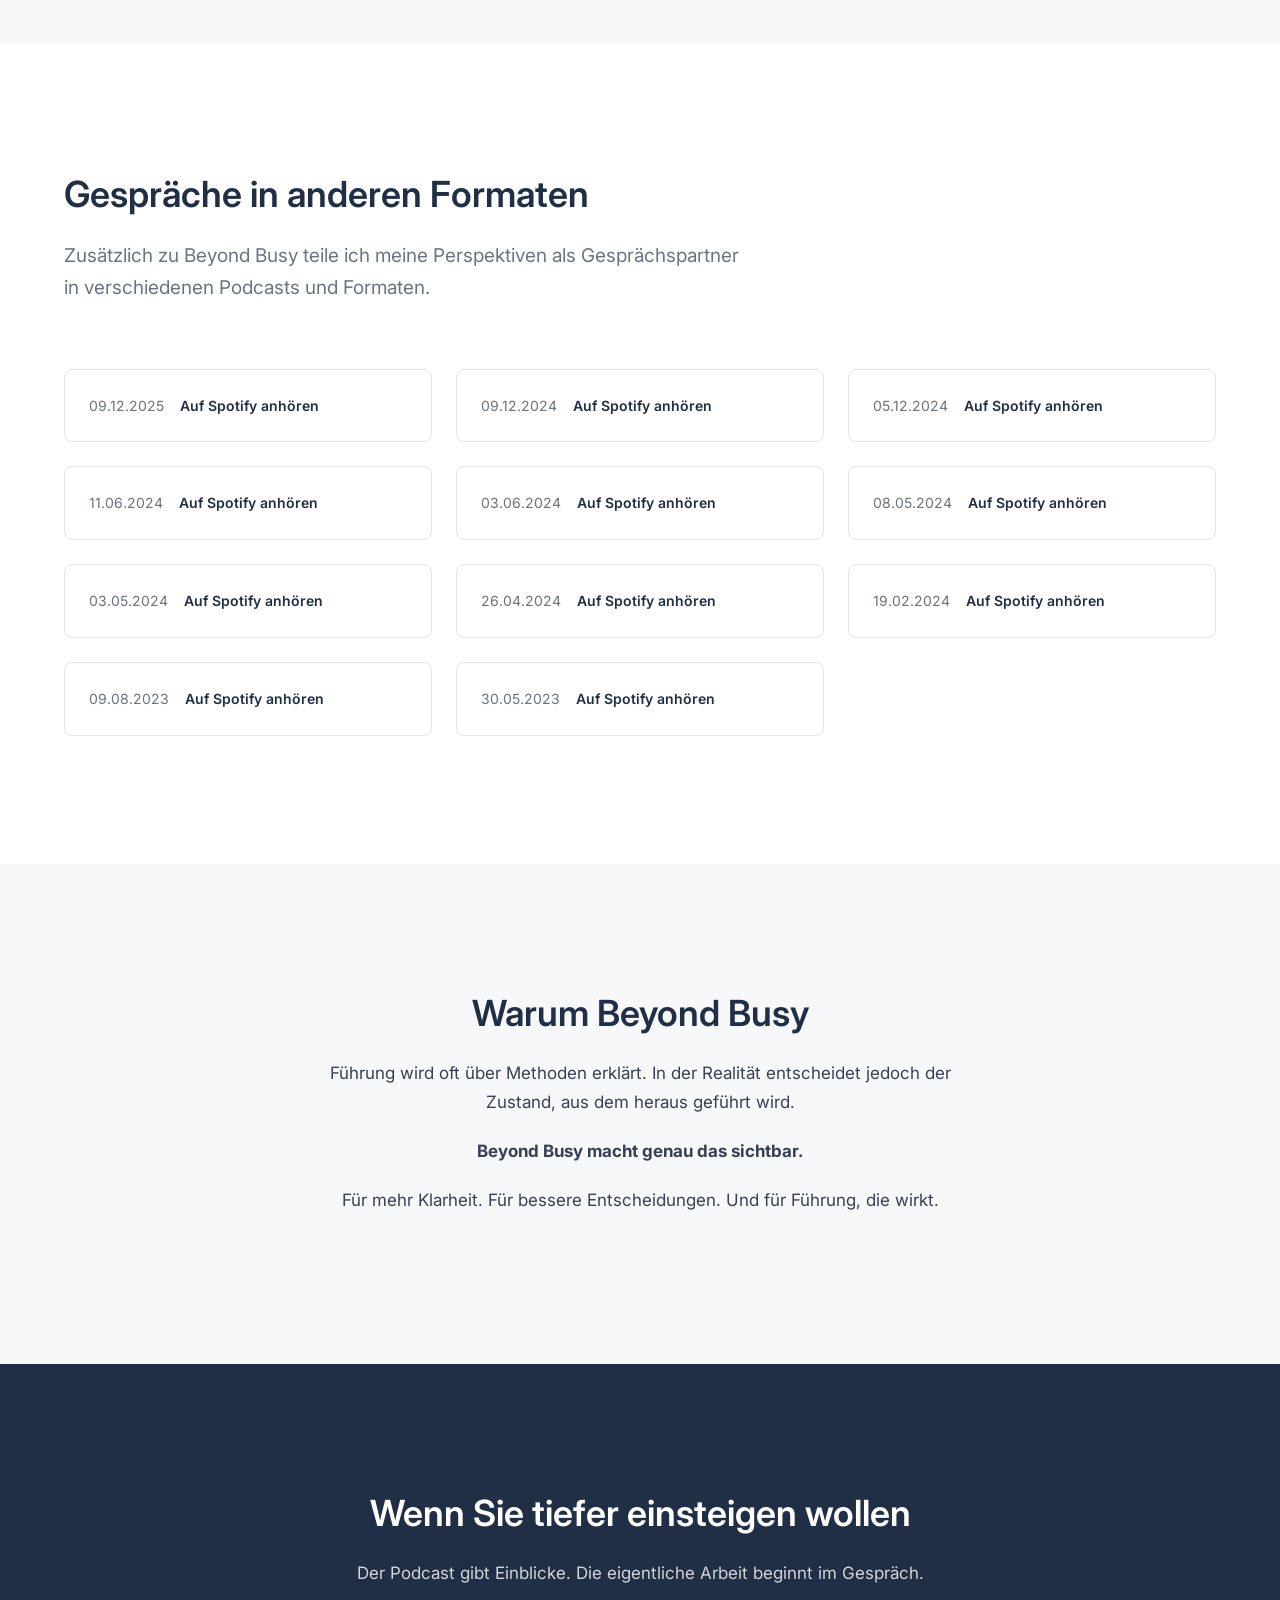
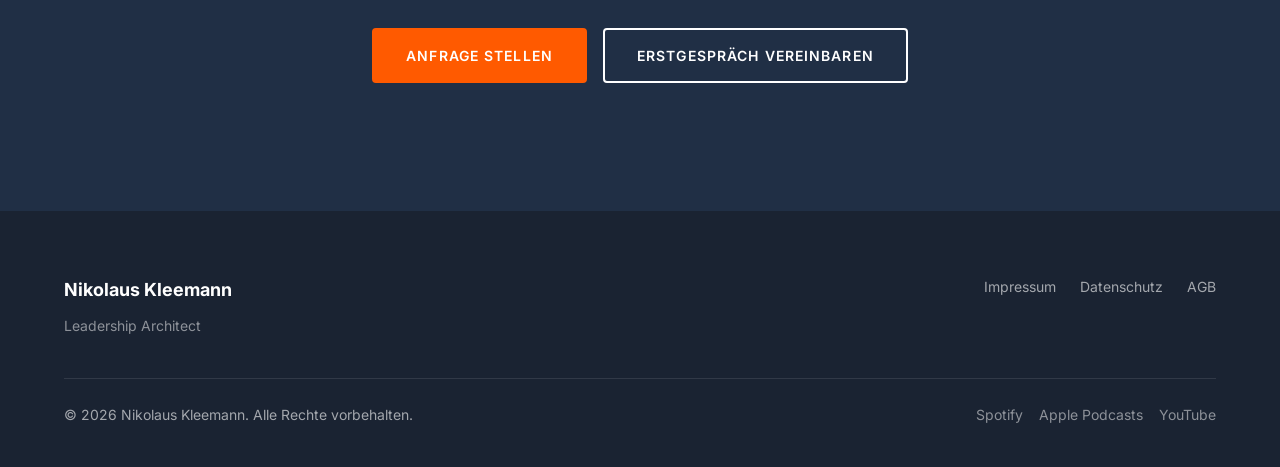
<file: pages/podcast.html>
<!DOCTYPE html>
<html lang="de">
<head>
  <meta charset="UTF-8">
  <meta name="viewport" content="width=device-width, initial-scale=1.0">
  <title>Podcast | Nikolaus Kleemann</title>
  <meta name="description" content="Beyond Busy – Ein Podcast über Führung unter Druck, Klarheit und Präsenz.">
  <link rel="icon" type="image/png" href="../img/favicon.png">
  <link rel="preconnect" href="https://fonts.googleapis.com">
  <link rel="preconnect" href="https://fonts.gstatic.com" crossorigin>
  <link href="https://fonts.googleapis.com/css2?family=Inter:wght@400;500;600;700;800&display=swap" rel="stylesheet">
  <link rel="stylesheet" href="../css/style.css">
</head>
<body>
  <header class="site-header" id="header">
    <div class="header-inner">
      <a href="../index.html" class="site-logo">Nikolaus Kleemann<span>.</span></a>
      <nav class="main-nav" id="mainNav">
        <a href="../index.html">Home</a>
        <a href="ansatz.html">Ansatz</a>
        <a href="leistungen.html">Leistungen</a>
        <a href="referenzen.html">Referenzen</a>
        <a href="podcast.html" class="active">Podcast</a>
        <a href="ueber-mich.html">Über mich</a>
        <a href="kontakt.html">Kontakt</a>
      </nav>
      <button class="menu-toggle" id="menuToggle" aria-label="Menü"><span></span><span></span><span></span></button>
    </div>
  </header>

  <section class="hero hero--subpage">
    <div class="container">
      <div class="hero__content fade-in">
        <h1 class="hero__headline">Beyond Busy</h1>
        <p class="hero__subline" style="font-size: var(--fs-h3); font-weight: 600; margin-bottom: var(--space-sm);">Leadership unter Druck.</p>
        <p class="hero__subline">Ein Podcast über Führung in Situationen, in denen es darauf ankommt. Über Klarheit, wenn Entscheidungen komplex werden. Über Präsenz, wenn Druck entsteht. Und über Verbindung, wenn Zusammenarbeit entscheidend ist.</p>
      </div>
    </div>
  </section>

  <!-- EINORDNUNG -->
  <section class="section">
    <div class="container container--narrow">
      <div class="fade-in">
        <h2 class="section__headline">Für Führungspersönlichkeiten, die mehr wollen als nur funktionieren</h2>
        <div class="text-block">
          <p>Viele Führungskräfte sind stark im Tun. Doch unter Druck zeigt sich, ob Führung wirklich wirksam ist.</p>
          <p>Beyond Busy richtet sich an Entscheider:innen, die:</p>
          <ul class="highlight-list">
            <li>klarer führen wollen</li>
            <li>unter Druck stabil bleiben möchten</li>
            <li>ihre Wirkung bewusst gestalten wollen</li>
          </ul>
        </div>
      </div>
    </div>
  </section>

  <!-- THEMEN -->
  <section class="section section--light">
    <div class="container container--narrow">
      <div class="fade-in">
        <h2 class="section__headline">Themen</h2>
        <ul class="highlight-list">
          <li>Führung unter Druck</li>
          <li>Präsenz als Führungsfaktor</li>
          <li>Entscheidungsfähigkeit in komplexen Situationen</li>
          <li>Verbindung in Führungsteams</li>
          <li>Stabilität in dynamischen Umfeldern</li>
        </ul>
      </div>
    </div>
  </section>

  <!-- EPISODEN -->
  <section class="section">
    <div class="container">
      <div class="section__header fade-in">
        <h2 class="section__headline">Aktuelle Episoden</h2>
      </div>
      <div class="fade-in">
        <div class="podcast-embed">
          <iframe style="border-radius:12px" src="https://open.spotify.com/embed/show/2nxd81wS1pFxsLzvrIv1yI?utm_source=generator&theme=0" width="100%" height="352" allowfullscreen allow="autoplay; clipboard-write; encrypted-media; fullscreen; picture-in-picture" loading="lazy"></iframe>
        </div>
        <div style="display: flex; gap: var(--space-md); margin-top: var(--space-md); flex-wrap: wrap;">
          <a href="https://podcasts.apple.com/at/podcast/beyond-busy/id1655949628" target="_blank" rel="noopener" class="btn btn--outline-dark" style="font-size: var(--fs-small);">Apple Podcasts</a>
          <a href="https://www.youtube.com/@beyondbusy.podcast" target="_blank" rel="noopener" class="btn btn--outline-dark" style="font-size: var(--fs-small);">YouTube</a>
        </div>
        <p style="margin-top: var(--space-md); color: var(--color-gray-500); font-size: var(--fs-small);">Neue Episoden erscheinen regelmäßig.</p>
      </div>
    </div>
  </section>

  <!-- ANSATZ IM PODCAST -->
  <section class="section section--light">
    <div class="container container--narrow">
      <div class="fade-in">
        <h2 class="section__headline">Keine Theorie. Sondern Perspektive.</h2>
        <div class="text-block">
          <p>Der Podcast basiert nicht auf Modellen oder Konzepten, sondern auf realen Erfahrungen aus Führung, Leistung und Zusammenarbeit.</p>
          <p>Im Fokus stehen:</p>
          <ul class="highlight-list">
            <li>klare Gedanken statt Buzzwords</li>
            <li>konkrete Perspektiven statt abstrakter Theorie</li>
            <li>unmittelbare Relevanz für den Führungsalltag</li>
          </ul>
        </div>
      </div>
    </div>
  </section>

  <!-- GASTAUFTRITTE -->
  <section class="section">
    <div class="container">
      <div class="section__header fade-in">
        <h2 class="section__headline">Gespräche in anderen Formaten</h2>
        <p class="section__subline">Zusätzlich zu Beyond Busy teile ich meine Perspektiven als Gesprächspartner in verschiedenen Podcasts und Formaten.</p>
      </div>
      <div class="episode-grid fade-in">
        <a href="https://open.spotify.com/episode/5v4t9nt2pYQOpUZLMUfjtw" target="_blank" rel="noopener" class="episode-card">
          <span class="episode-card__date">09.12.2025</span>
          <span class="episode-card__title">Auf Spotify anhören</span>
        </a>
        <a href="https://open.spotify.com/episode/3Cm7yFRn6H0xBVPpNxVUK2" target="_blank" rel="noopener" class="episode-card">
          <span class="episode-card__date">09.12.2024</span>
          <span class="episode-card__title">Auf Spotify anhören</span>
        </a>
        <a href="https://open.spotify.com/episode/6ojOat0EE2tw6CtcjEPdDF" target="_blank" rel="noopener" class="episode-card">
          <span class="episode-card__date">05.12.2024</span>
          <span class="episode-card__title">Auf Spotify anhören</span>
        </a>
        <a href="https://open.spotify.com/episode/6pvqvYOs3AT4lkF61H8hNo" target="_blank" rel="noopener" class="episode-card">
          <span class="episode-card__date">11.06.2024</span>
          <span class="episode-card__title">Auf Spotify anhören</span>
        </a>
        <a href="https://open.spotify.com/episode/5VL1jZ1zb6FAA7m5Sp7JhU" target="_blank" rel="noopener" class="episode-card">
          <span class="episode-card__date">03.06.2024</span>
          <span class="episode-card__title">Auf Spotify anhören</span>
        </a>
        <a href="https://open.spotify.com/episode/2fPwTW7lRVUehuRSiagGBP" target="_blank" rel="noopener" class="episode-card">
          <span class="episode-card__date">08.05.2024</span>
          <span class="episode-card__title">Auf Spotify anhören</span>
        </a>
        <a href="https://open.spotify.com/episode/6oezPMYWSroJAeHKNm9AX9" target="_blank" rel="noopener" class="episode-card">
          <span class="episode-card__date">03.05.2024</span>
          <span class="episode-card__title">Auf Spotify anhören</span>
        </a>
        <a href="https://open.spotify.com/episode/1HiCedNJExPpVYj3hH0daa" target="_blank" rel="noopener" class="episode-card">
          <span class="episode-card__date">26.04.2024</span>
          <span class="episode-card__title">Auf Spotify anhören</span>
        </a>
        <a href="https://open.spotify.com/episode/7M2NFimh8V7I75hNs5KDFQ" target="_blank" rel="noopener" class="episode-card">
          <span class="episode-card__date">19.02.2024</span>
          <span class="episode-card__title">Auf Spotify anhören</span>
        </a>
        <a href="https://open.spotify.com/episode/1fx80zsT9bfSQ8NFnwmhR8" target="_blank" rel="noopener" class="episode-card">
          <span class="episode-card__date">09.08.2023</span>
          <span class="episode-card__title">Auf Spotify anhören</span>
        </a>
        <a href="https://open.spotify.com/episode/0TJaGnvKzUZ0DsNhJ4DPt4" target="_blank" rel="noopener" class="episode-card">
          <span class="episode-card__date">30.05.2023</span>
          <span class="episode-card__title">Auf Spotify anhören</span>
        </a>
      </div>
    </div>
  </section>

  <!-- WARUM BEYOND BUSY -->
  <section class="section section--light">
    <div class="container container--text" style="text-align: center;">
      <div class="fade-in">
        <h2 class="section__headline">Warum Beyond Busy</h2>
        <div class="text-block" style="margin: 0 auto;">
          <p>Führung wird oft über Methoden erklärt. In der Realität entscheidet jedoch der Zustand, aus dem heraus geführt wird.</p>
          <p><strong>Beyond Busy macht genau das sichtbar.</strong></p>
          <p>Für mehr Klarheit. Für bessere Entscheidungen. Und für Führung, die wirkt.</p>
        </div>
      </div>
    </div>
  </section>

  <section class="cta-section">
    <div class="container fade-in">
      <h2>Wenn Sie tiefer einsteigen wollen</h2>
      <p>Der Podcast gibt Einblicke. Die eigentliche Arbeit beginnt im Gespräch.</p>
      <div class="btn-group" style="justify-content: center;">
        <a href="kontakt.html" class="btn btn--primary">Anfrage stellen</a>
        <a href="kontakt.html" class="btn btn--outline">Erstgespräch vereinbaren</a>
      </div>
    </div>
  </section>

  <footer class="site-footer">
    <div class="container">
      <div class="footer-inner">
        <div><div class="footer__brand">Nikolaus Kleemann</div><p class="footer__tagline">Leadership Architect</p></div>
        <div class="footer__links"><a href="impressum.html">Impressum</a><a href="datenschutz.html">Datenschutz</a><a href="agb.html">AGB</a></div>
      </div>
      <div class="footer__bottom">
        <span>&copy; 2026 Nikolaus Kleemann. Alle Rechte vorbehalten.</span>
        <div class="footer__social">
          <a href="https://open.spotify.com/show/2nxd81wS1pFxsLzvrIv1yI" target="_blank" rel="noopener">Spotify</a>
          <a href="https://podcasts.apple.com/at/podcast/beyond-busy/id1655949628" target="_blank" rel="noopener">Apple Podcasts</a>
          <a href="https://www.youtube.com/@beyondbusy.podcast" target="_blank" rel="noopener">YouTube</a>
        </div>
      </div>
    </div>
  </footer>
  <script src="../js/main.js"></script>
</body>
</html>
</file>
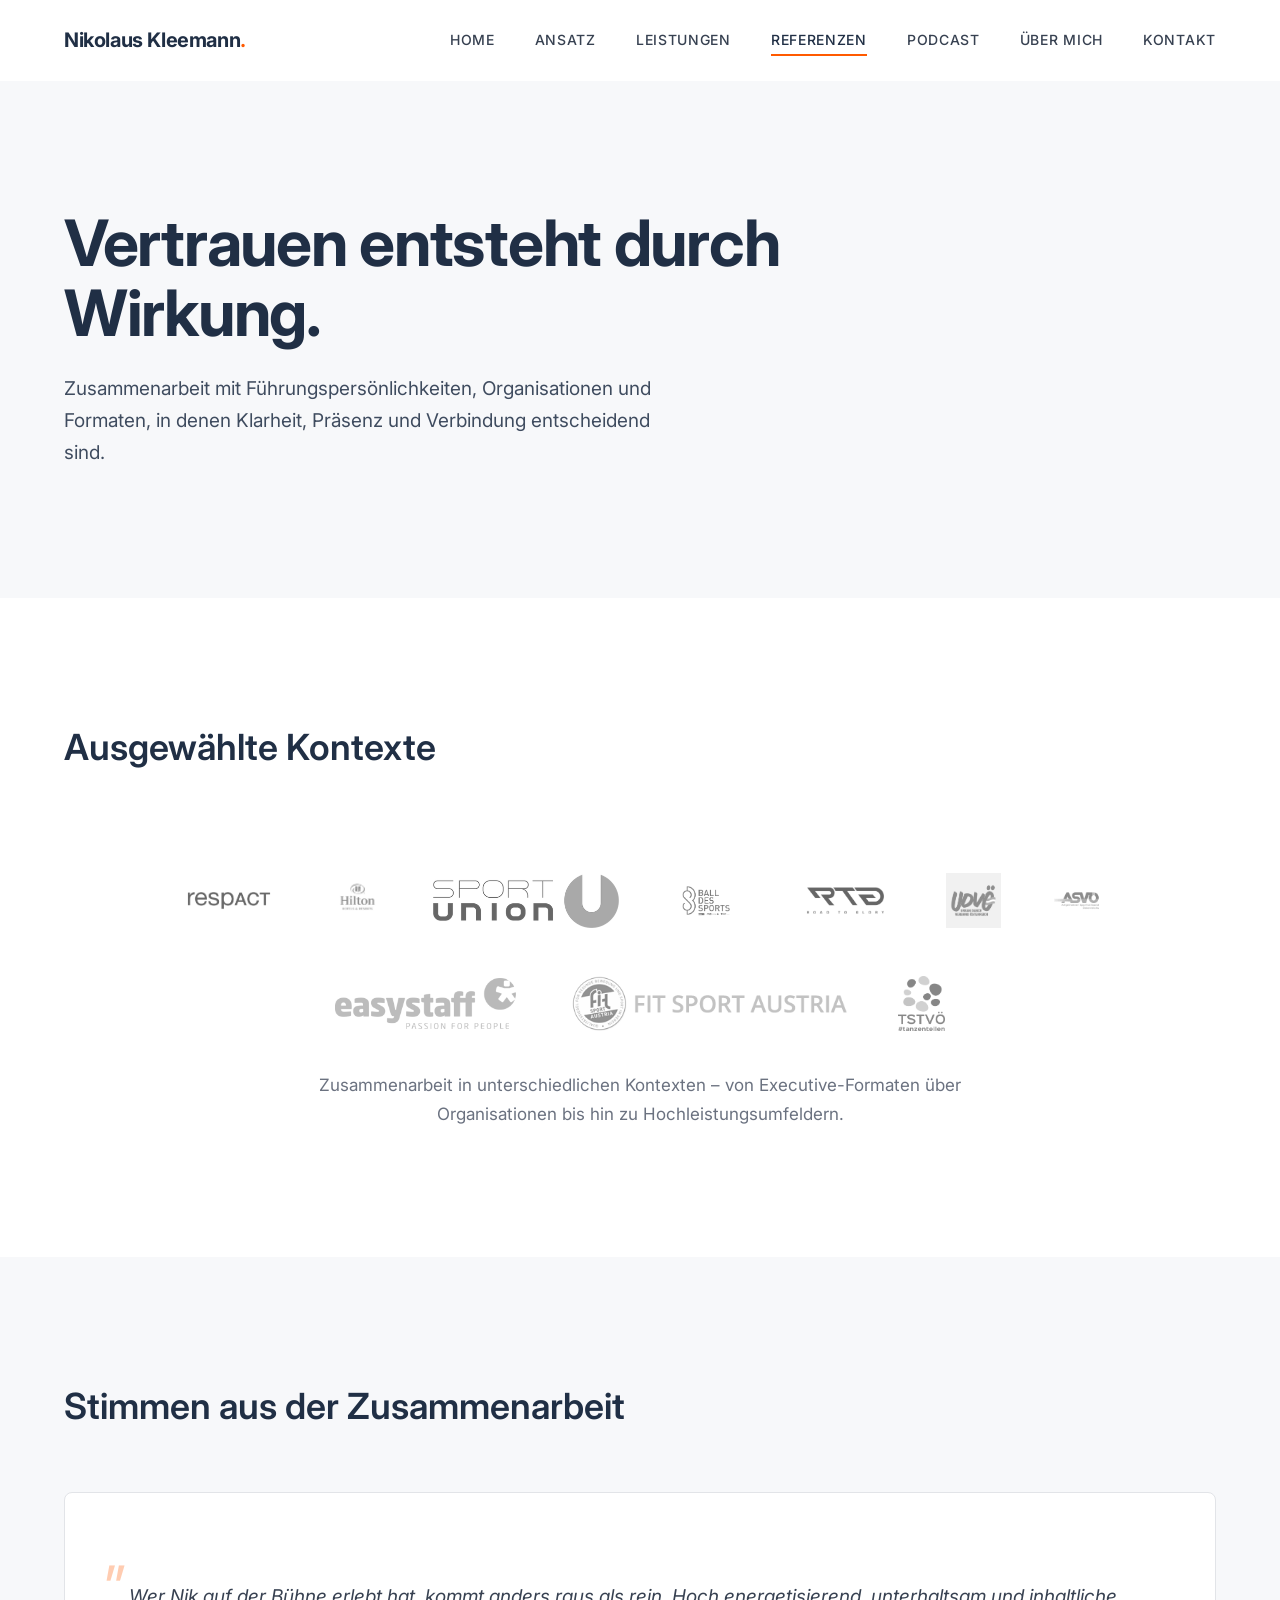
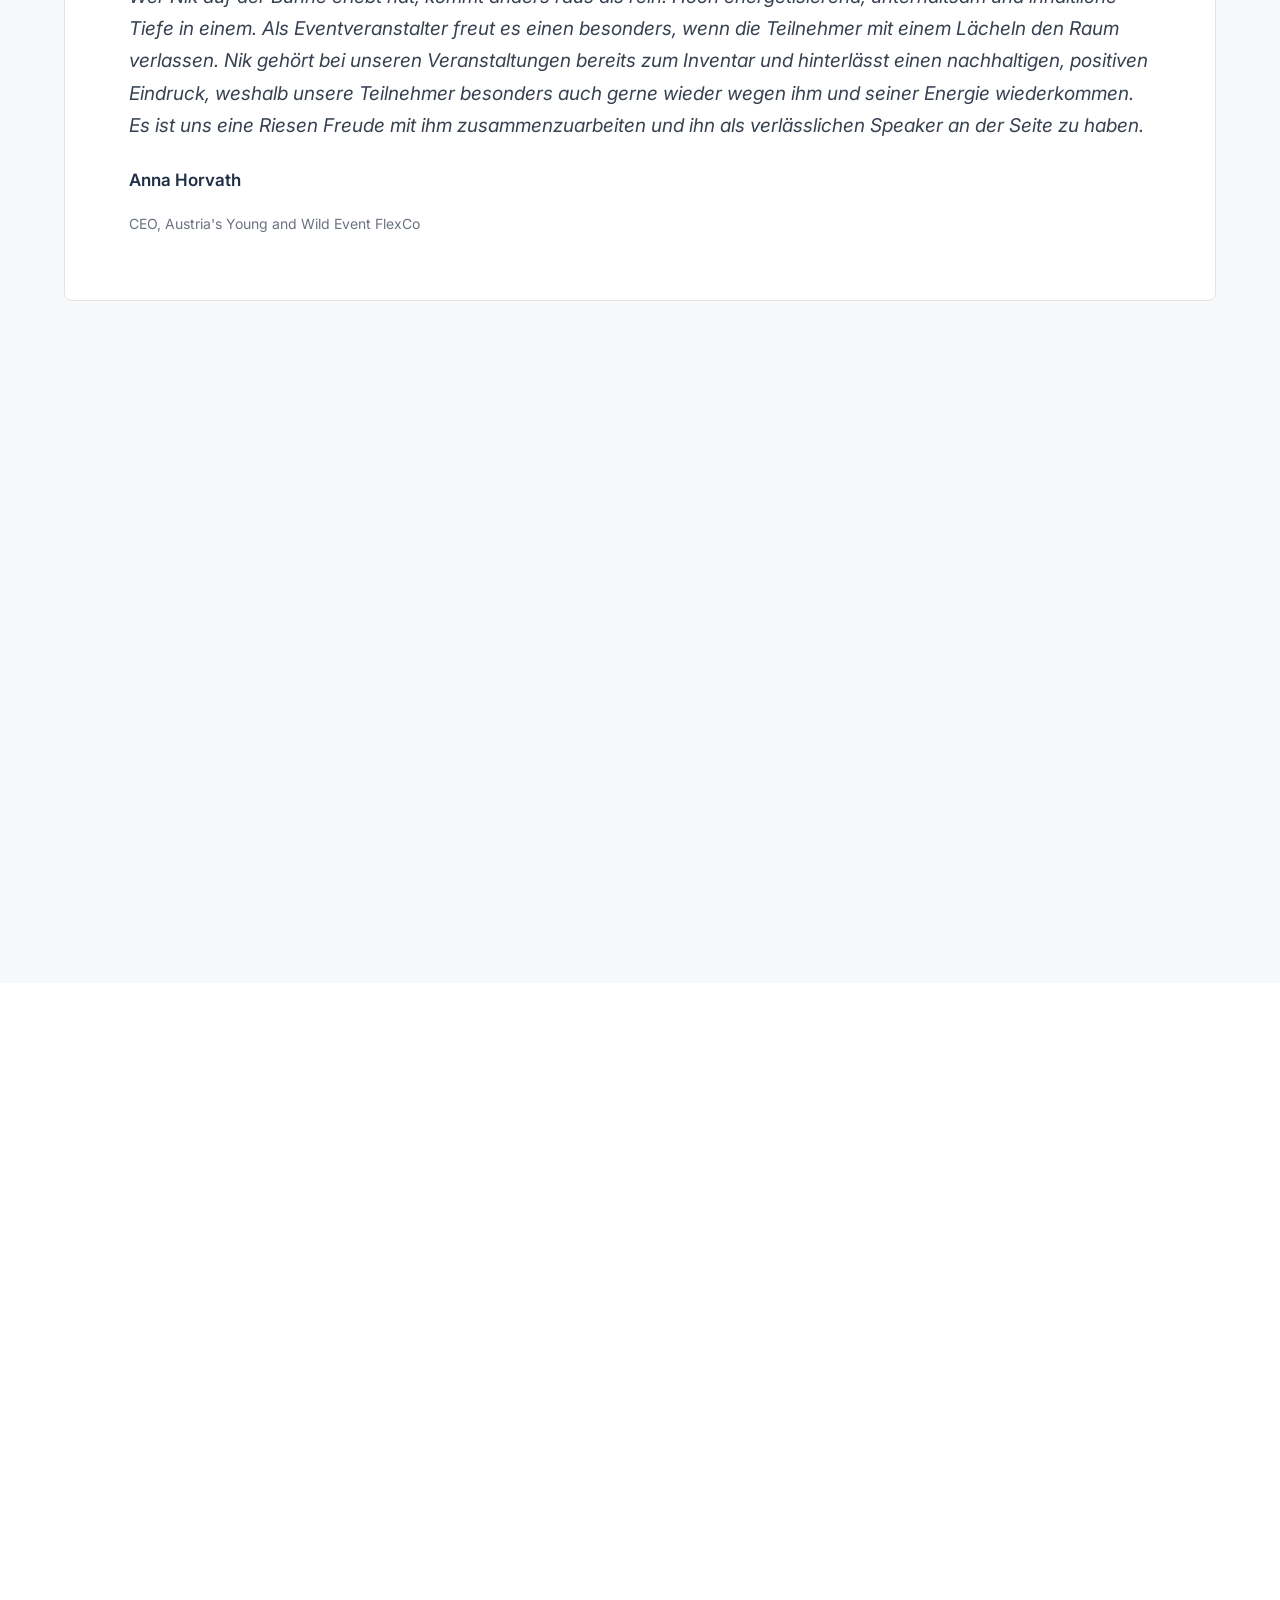
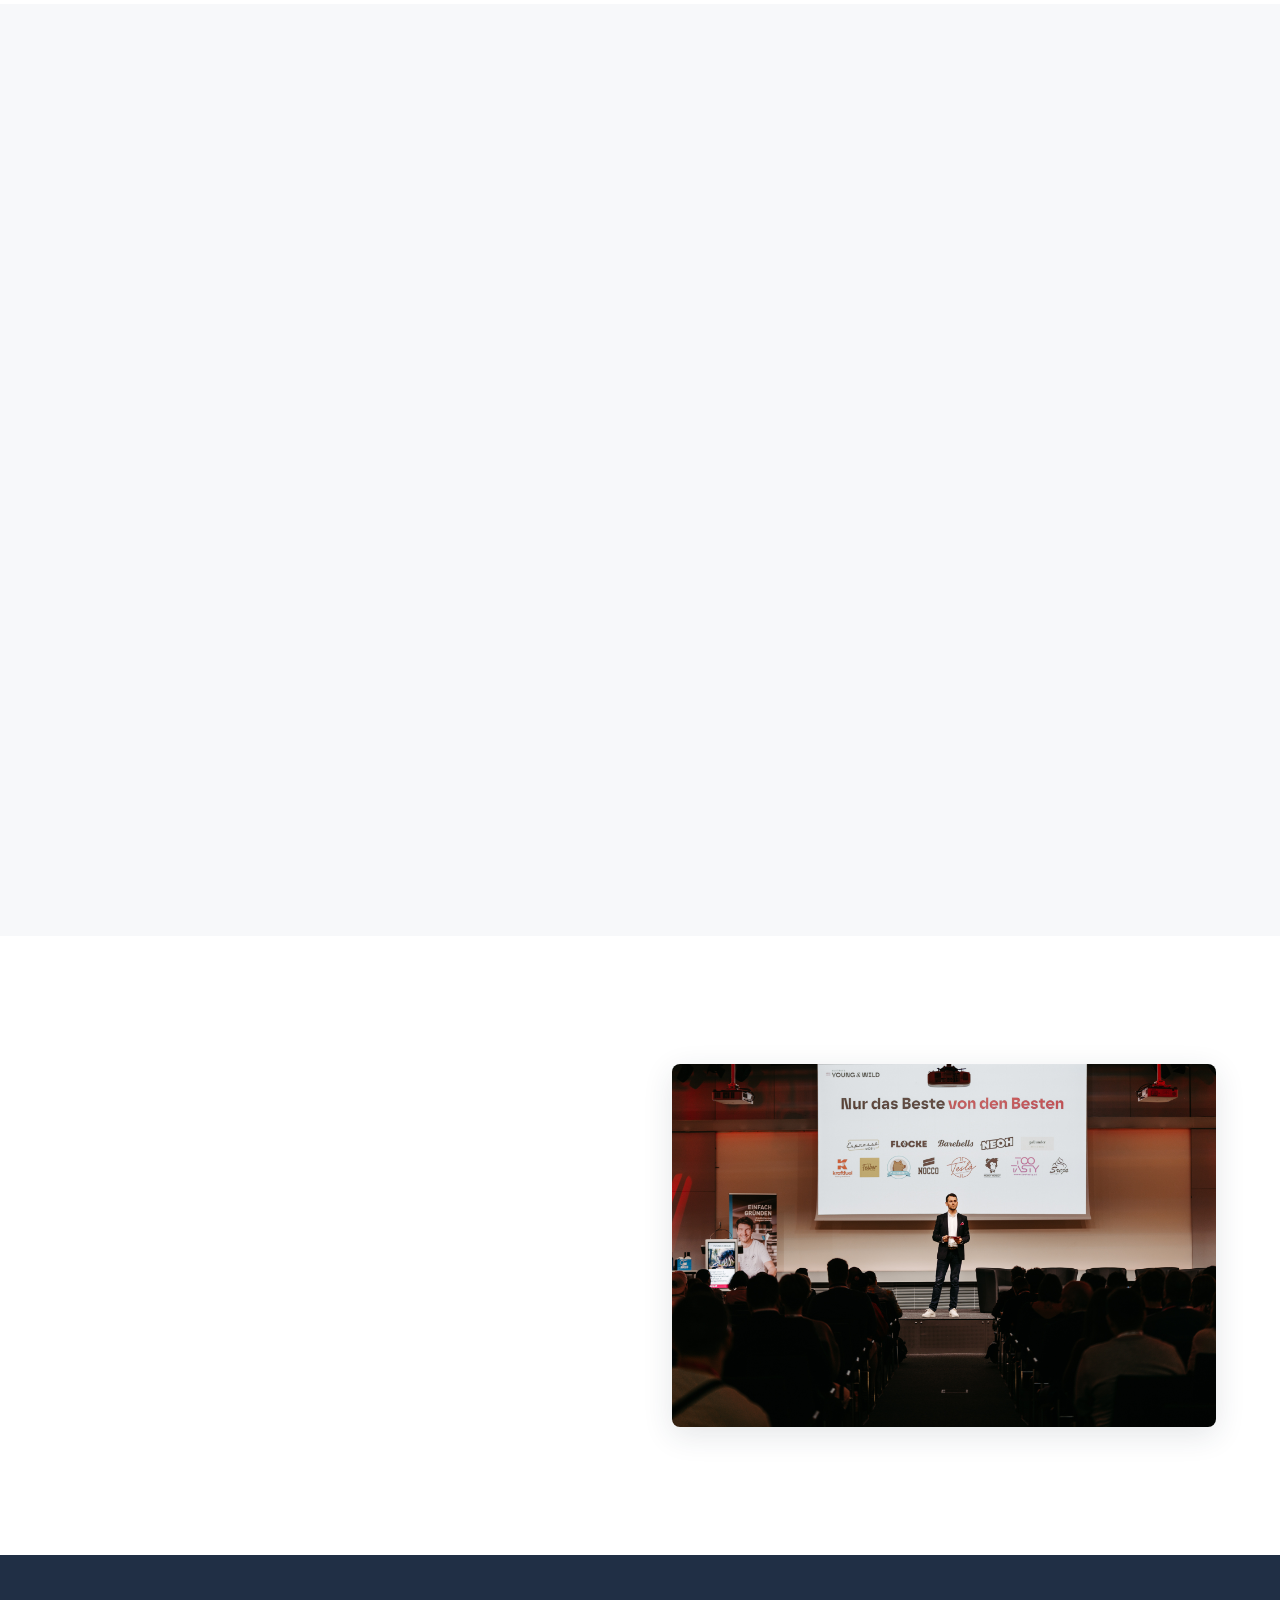
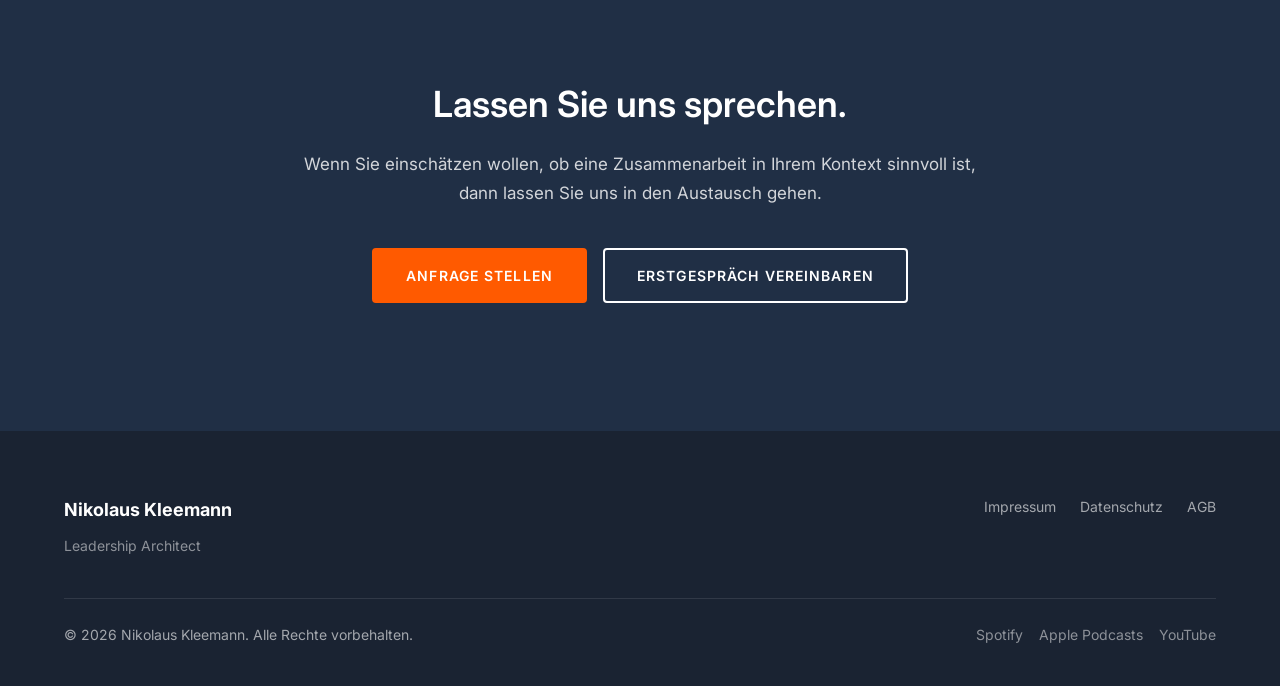
<file: pages/referenzen.html>
<!DOCTYPE html>
<html lang="de">
<head>
  <meta charset="UTF-8">
  <meta name="viewport" content="width=device-width, initial-scale=1.0">
  <title>Referenzen | Nikolaus Kleemann</title>
  <meta name="description" content="Referenzen und Testimonials – Zusammenarbeit mit Führungspersönlichkeiten und Organisationen.">
  <link rel="icon" type="image/png" href="../img/favicon.png">
  <link rel="preconnect" href="https://fonts.googleapis.com">
  <link rel="preconnect" href="https://fonts.gstatic.com" crossorigin>
  <link href="https://fonts.googleapis.com/css2?family=Inter:wght@400;500;600;700;800&display=swap" rel="stylesheet">
  <link rel="stylesheet" href="../css/style.css">
</head>
<body>
  <header class="site-header" id="header">
    <div class="header-inner">
      <a href="../index.html" class="site-logo">Nikolaus Kleemann<span>.</span></a>
      <nav class="main-nav" id="mainNav">
        <a href="../index.html">Home</a>
        <a href="ansatz.html">Ansatz</a>
        <a href="leistungen.html">Leistungen</a>
        <a href="referenzen.html" class="active">Referenzen</a>
        <a href="podcast.html">Podcast</a>
        <a href="ueber-mich.html">Über mich</a>
        <a href="kontakt.html">Kontakt</a>
      </nav>
      <button class="menu-toggle" id="menuToggle" aria-label="Menü"><span></span><span></span><span></span></button>
    </div>
  </header>

  <section class="hero hero--subpage">
    <div class="container">
      <div class="hero__content fade-in">
        <h1 class="hero__headline">Vertrauen entsteht durch Wirkung.</h1>
        <p class="hero__subline">Zusammenarbeit mit Führungspersönlichkeiten, Organisationen und Formaten, in denen Klarheit, Präsenz und Verbindung entscheidend sind.</p>
      </div>
    </div>
  </section>

  <!-- LOGOS -->
  <section class="section">
    <div class="container">
      <div class="section__header fade-in">
        <h2 class="section__headline">Ausgewählte Kontexte</h2>
      </div>
      <div class="fade-in" style="display: flex; flex-wrap: wrap; align-items: center; justify-content: center; gap: 3rem; padding: var(--space-lg) 0;">
        <img src="../img/logos/respact.png" alt="respACT" style="max-height: 55px; width: auto; filter: grayscale(100%) opacity(0.6); transition: all 0.3s;" onmouseover="this.style.filter='grayscale(0%) opacity(1)'" onmouseout="this.style.filter='grayscale(100%) opacity(0.6)'">
        <img src="../img/logos/hilton.png" alt="Hilton Austria" style="max-height: 55px; width: auto; filter: grayscale(100%) opacity(0.6); transition: all 0.3s;" onmouseover="this.style.filter='grayscale(0%) opacity(1)'" onmouseout="this.style.filter='grayscale(100%) opacity(0.6)'">
        <img src="../img/logos/sportunion.png" alt="Sportunion" style="max-height: 55px; width: auto; filter: grayscale(100%) opacity(0.6); transition: all 0.3s;" onmouseover="this.style.filter='grayscale(0%) opacity(1)'" onmouseout="this.style.filter='grayscale(100%) opacity(0.6)'">
        <img src="../img/logos/balldessports.png" alt="Ball des Sports" style="max-height: 55px; width: auto; filter: grayscale(100%) opacity(0.6); transition: all 0.3s;" onmouseover="this.style.filter='grayscale(0%) opacity(1)'" onmouseout="this.style.filter='grayscale(100%) opacity(0.6)'">
        <img src="../img/logos/rtg.png" alt="RTG" style="max-height: 55px; width: auto; filter: grayscale(100%) opacity(0.6); transition: all 0.3s;" onmouseover="this.style.filter='grayscale(0%) opacity(1)'" onmouseout="this.style.filter='grayscale(100%) opacity(0.6)'">
        <img src="../img/logos/udvoe.png" alt="UDVÖ" style="max-height: 55px; width: auto; filter: grayscale(100%) opacity(0.6); transition: all 0.3s;" onmouseover="this.style.filter='grayscale(0%) opacity(1)'" onmouseout="this.style.filter='grayscale(100%) opacity(0.6)'">
        <img src="../img/logos/asvoe.png" alt="ASVÖ" style="max-height: 55px; width: auto; filter: grayscale(100%) opacity(0.6); transition: all 0.3s;" onmouseover="this.style.filter='grayscale(0%) opacity(1)'" onmouseout="this.style.filter='grayscale(100%) opacity(0.6)'">
        <img src="../img/logos/easystaff.png" alt="easystaff" style="max-height: 55px; width: auto; filter: grayscale(100%) opacity(0.6); transition: all 0.3s;" onmouseover="this.style.filter='grayscale(0%) opacity(1)'" onmouseout="this.style.filter='grayscale(100%) opacity(0.6)'">
        <img src="../img/logos/fitsportaustria.png" alt="Fit Sport Austria" style="max-height: 55px; width: auto; filter: grayscale(100%) opacity(0.6); transition: all 0.3s;" onmouseover="this.style.filter='grayscale(0%) opacity(1)'" onmouseout="this.style.filter='grayscale(100%) opacity(0.6)'">
        <img src="../img/logos/tstvoe.png" alt="TSTVÖ" style="max-height: 55px; width: auto; filter: grayscale(100%) opacity(0.6); transition: all 0.3s;" onmouseover="this.style.filter='grayscale(0%) opacity(1)'" onmouseout="this.style.filter='grayscale(100%) opacity(0.6)'">
      </div>
      <p class="fade-in" style="text-align: center; color: var(--color-gray-500); max-width: var(--max-width-text); margin: 0 auto;">Zusammenarbeit in unterschiedlichen Kontexten – von Executive-Formaten über Organisationen bis hin zu Hochleistungsumfeldern.</p>
    </div>
  </section>

  <!-- TESTIMONIALS -->
  <section class="section section--light">
    <div class="container">
      <div class="section__header fade-in">
        <h2 class="section__headline">Stimmen aus der Zusammenarbeit</h2>
      </div>

      <div class="testimonial fade-in">
        <p class="testimonial__quote">Wer Nik auf der Bühne erlebt hat, kommt anders raus als rein. Hoch energetisierend, unterhaltsam und inhaltliche Tiefe in einem. Als Eventveranstalter freut es einen besonders, wenn die Teilnehmer mit einem Lächeln den Raum verlassen. Nik gehört bei unseren Veranstaltungen bereits zum Inventar und hinterlässt einen nachhaltigen, positiven Eindruck, weshalb unsere Teilnehmer besonders auch gerne wieder wegen ihm und seiner Energie wiederkommen. Es ist uns eine Riesen Freude mit ihm zusammenzuarbeiten und ihn als verlässlichen Speaker an der Seite zu haben.</p>
        <p class="testimonial__author">Anna Horvath</p>
        <p class="testimonial__role">CEO, Austria's Young and Wild Event FlexCo</p>
      </div>

      <div class="testimonial fade-in">
        <p class="testimonial__quote">Wir haben Nik Kleemann im Rahmen unseres Leuchtturmevents dem csrTAG 2023 zum Thema Sustainable Transformation - Taking Action Together als Keynote Speaker gebucht. Sein Vortrag &bdquo;Veränderung ist Bewegung&ldquo; hat das Thema der nachhaltigen Transformation nochmals von einer neuen Perspektive geöffnet und unseren Teilnehmer*innen – über 400 Nachhaltigkeits- und Diversitätsbeauftragte sowie Führungskräfte mit Nachhaltigkeitsagenden – nicht nur Energie sondern auch ein positives, offenes Mindset mitgegeben. Die Stimmung in der Halle war fantastisch und die Präsenz von Nik Kleemann auf der Bühne beeindruckend. Wir freuen uns bereits auf zukünftige Gelegenheiten mit Nik Kleemann zusammen zu arbeiten.</p>
        <p class="testimonial__author">Marianne Sorge-Grace</p>
        <p class="testimonial__role">Leiterin Kommunikation und csrTAG, respACT</p>
      </div>
    </div>
  </section>

  <!-- WIRKUNG -->
  <section class="section">
    <div class="container container--narrow">
      <div class="fade-in">
        <h2 class="section__headline">Was sich konkret verändert</h2>
        <div class="text-block">
          <p>Die Zusammenarbeit zeigt ihre Wirkung nicht in Konzepten, sondern im Führungsalltag.</p>
          <ul class="highlight-list">
            <li>Entscheidungen werden klarer und schneller getroffen</li>
            <li>Kommunikation wird verbindlicher</li>
            <li>Führungsteams arbeiten abgestimmter und weniger reaktiv</li>
            <li>Spannung wird produktiv genutzt statt vermieden</li>
            <li>Führung wird ruhiger – und gleichzeitig wirksamer</li>
          </ul>
        </div>
      </div>
    </div>
  </section>

  <!-- MINI CASES -->
  <section class="section section--light">
    <div class="container">
      <div class="section__header fade-in">
        <h2 class="section__headline">Einblicke in die Zusammenarbeit</h2>
      </div>

      <div class="card-grid">
        <div class="case-card fade-in">
          <span class="case-card__label">Case 1 – Führungsteam unter Druck</span>
          <div class="case-card__row">
            <div class="case-card__row-title">Ausgangssituation</div>
            <p>Hoher Entscheidungsdruck, Abstimmungen ineffizient, Spannungen im Team</p>
          </div>
          <div class="case-card__row">
            <div class="case-card__row-title">Fokus der Zusammenarbeit</div>
            <p>Klarheit in Kommunikation und Entscheidungsprozessen. Stärkung von Präsenz in kritischen Situationen.</p>
          </div>
          <div class="case-card__row">
            <div class="case-card__row-title">Ergebnis</div>
            <p>Deutlich schnellere Entscheidungsfindung, klarere Rollen, weniger Reibung im Alltag.</p>
          </div>
        </div>

        <div class="case-card fade-in">
          <span class="case-card__label">Case 2 – Einzel-Sparring (Executive)</span>
          <div class="case-card__row">
            <div class="case-card__row-title">Ausgangssituation</div>
            <p>Hohe Verantwortung, zunehmender Druck, Unsicherheit in zentralen Entscheidungen</p>
          </div>
          <div class="case-card__row">
            <div class="case-card__row-title">Fokus der Zusammenarbeit</div>
            <p>Innere Klarheit, Stabilität unter Druck, Wirkung im Führungsteam</p>
          </div>
          <div class="case-card__row">
            <div class="case-card__row-title">Ergebnis</div>
            <p>Mehr Ruhe in Entscheidungen, klarere Kommunikation, stärkere Positionierung als Führungspersönlichkeit.</p>
          </div>
        </div>
      </div>
    </div>
  </section>

  <!-- KEYNOTE KONTEXT -->
  <section class="section">
    <div class="container">
      <div class="two-col">
        <div class="fade-in">
          <h2 class="section__headline">Arbeit im Raum</h2>
          <div class="text-block">
            <p>In Keynotes und größeren Formaten entsteht Wirkung im Moment:</p>
            <ul class="highlight-list">
              <li>erhöhte Aufmerksamkeit</li>
              <li>spürbare Präsenz im Raum</li>
              <li>stärkere Verbindung im Publikum</li>
            </ul>
            <p>Impulse werden nicht nur verstanden, sondern erlebt – und bleiben dadurch anschlussfähig.</p>
          </div>
        </div>
        <div class="fade-in">
          <img src="../img/photos/speaker-3.jpg" alt="Nikolaus Kleemann auf der Bühne" style="width: 100%; border-radius: var(--radius-md); box-shadow: var(--shadow-lg);">
        </div>
      </div>
    </div>
  </section>

  <section class="cta-section">
    <div class="container fade-in">
      <h2>Lassen Sie uns sprechen.</h2>
      <p>Wenn Sie einschätzen wollen, ob eine Zusammenarbeit in Ihrem Kontext sinnvoll ist, dann lassen Sie uns in den Austausch gehen.</p>
      <div class="btn-group" style="justify-content: center;">
        <a href="kontakt.html" class="btn btn--primary">Anfrage stellen</a>
        <a href="kontakt.html" class="btn btn--outline">Erstgespräch vereinbaren</a>
      </div>
    </div>
  </section>

  <footer class="site-footer">
    <div class="container">
      <div class="footer-inner">
        <div><div class="footer__brand">Nikolaus Kleemann</div><p class="footer__tagline">Leadership Architect</p></div>
        <div class="footer__links"><a href="impressum.html">Impressum</a><a href="datenschutz.html">Datenschutz</a><a href="agb.html">AGB</a></div>
      </div>
      <div class="footer__bottom">
        <span>&copy; 2026 Nikolaus Kleemann. Alle Rechte vorbehalten.</span>
        <div class="footer__social">
          <a href="https://open.spotify.com/show/2nxd81wS1pFxsLzvrIv1yI" target="_blank" rel="noopener">Spotify</a>
          <a href="https://podcasts.apple.com/at/podcast/beyond-busy/id1655949628" target="_blank" rel="noopener">Apple Podcasts</a>
          <a href="https://www.youtube.com/@beyondbusy.podcast" target="_blank" rel="noopener">YouTube</a>
        </div>
      </div>
    </div>
  </footer>
  <script src="../js/main.js"></script>
</body>
</html>
</file>
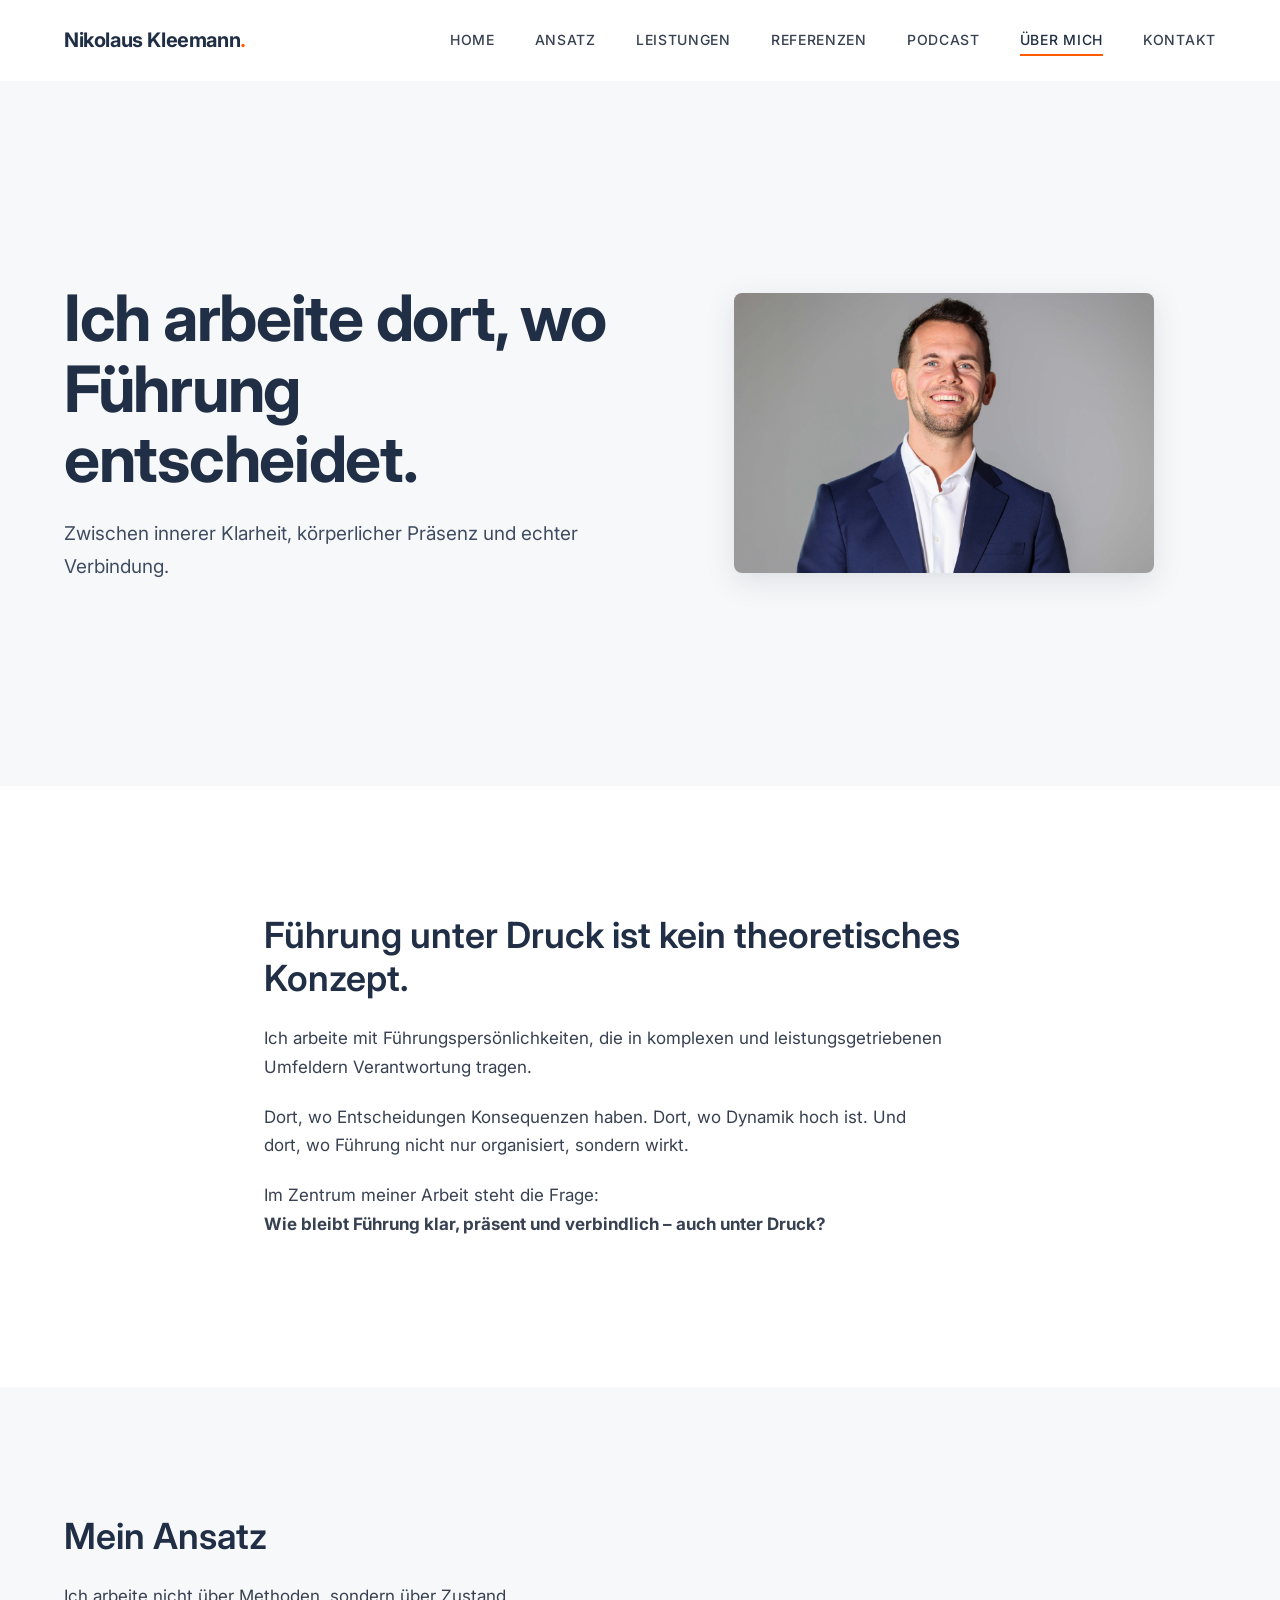
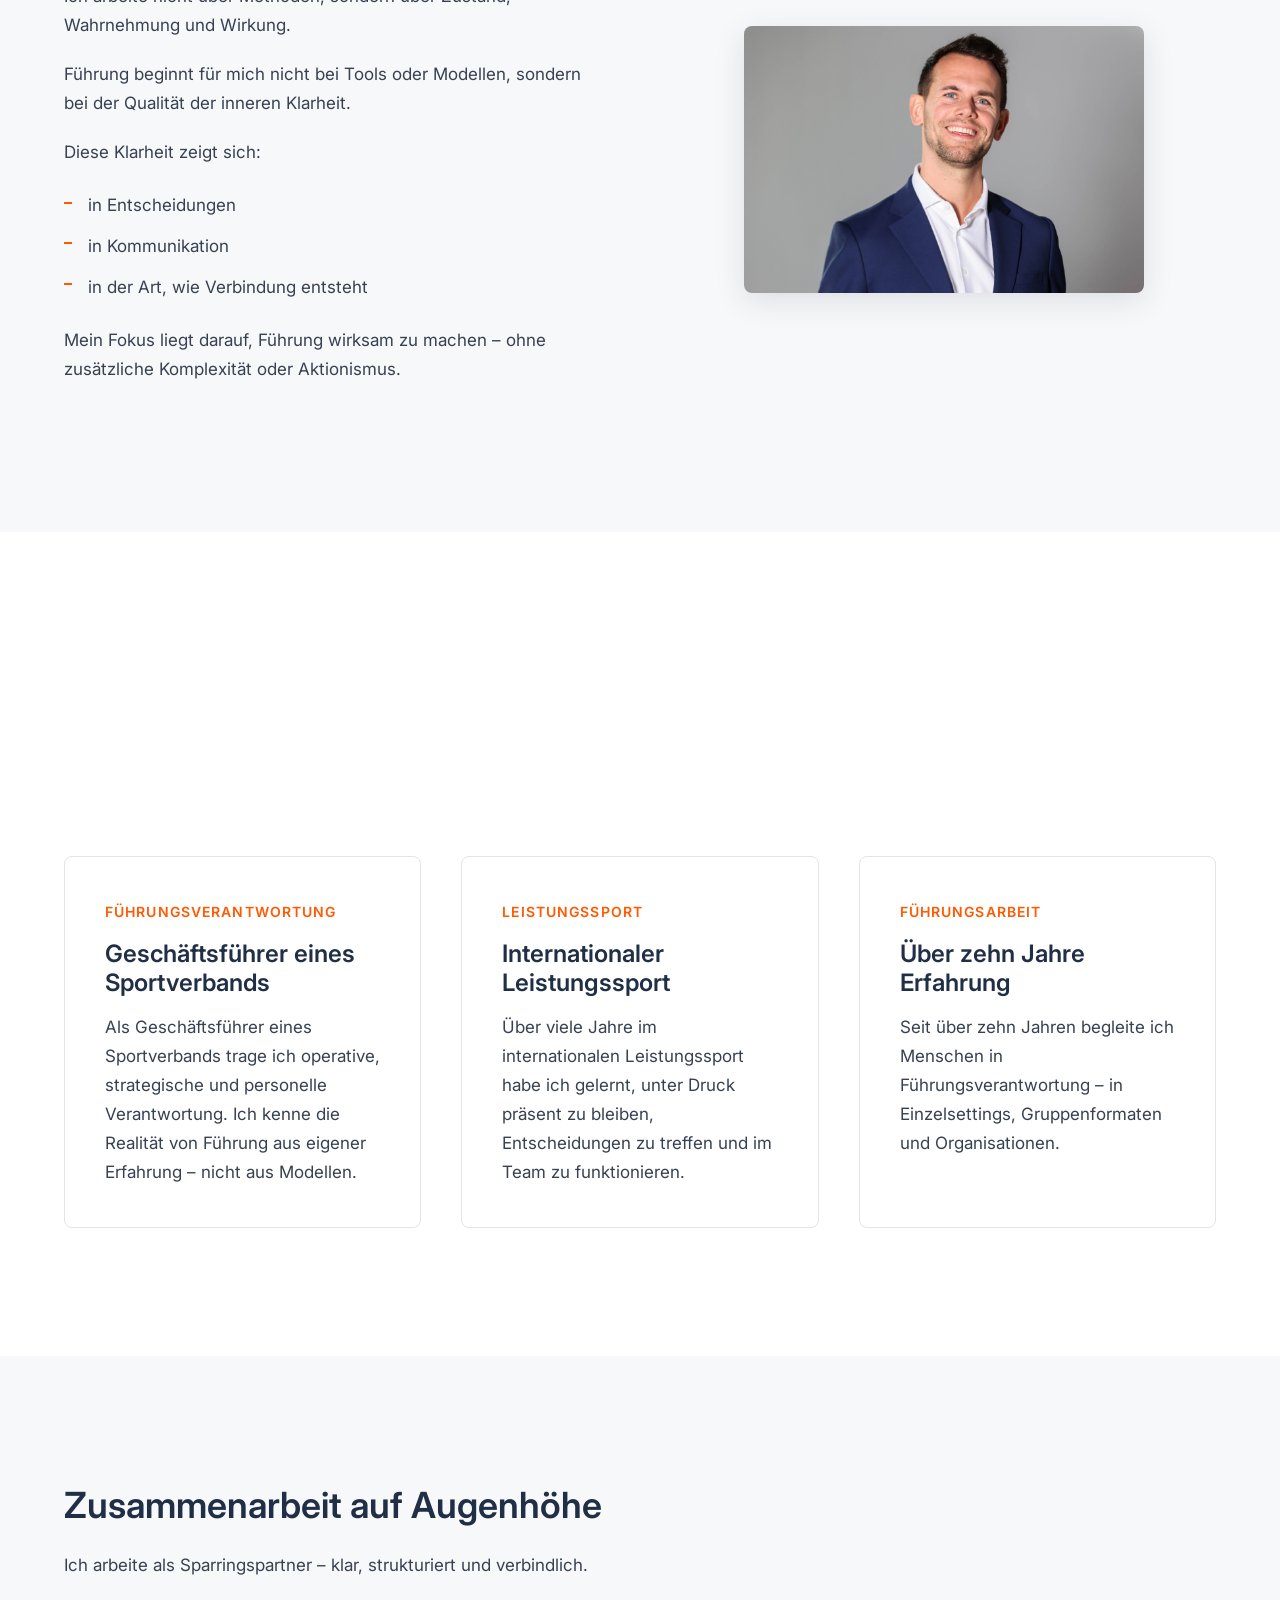
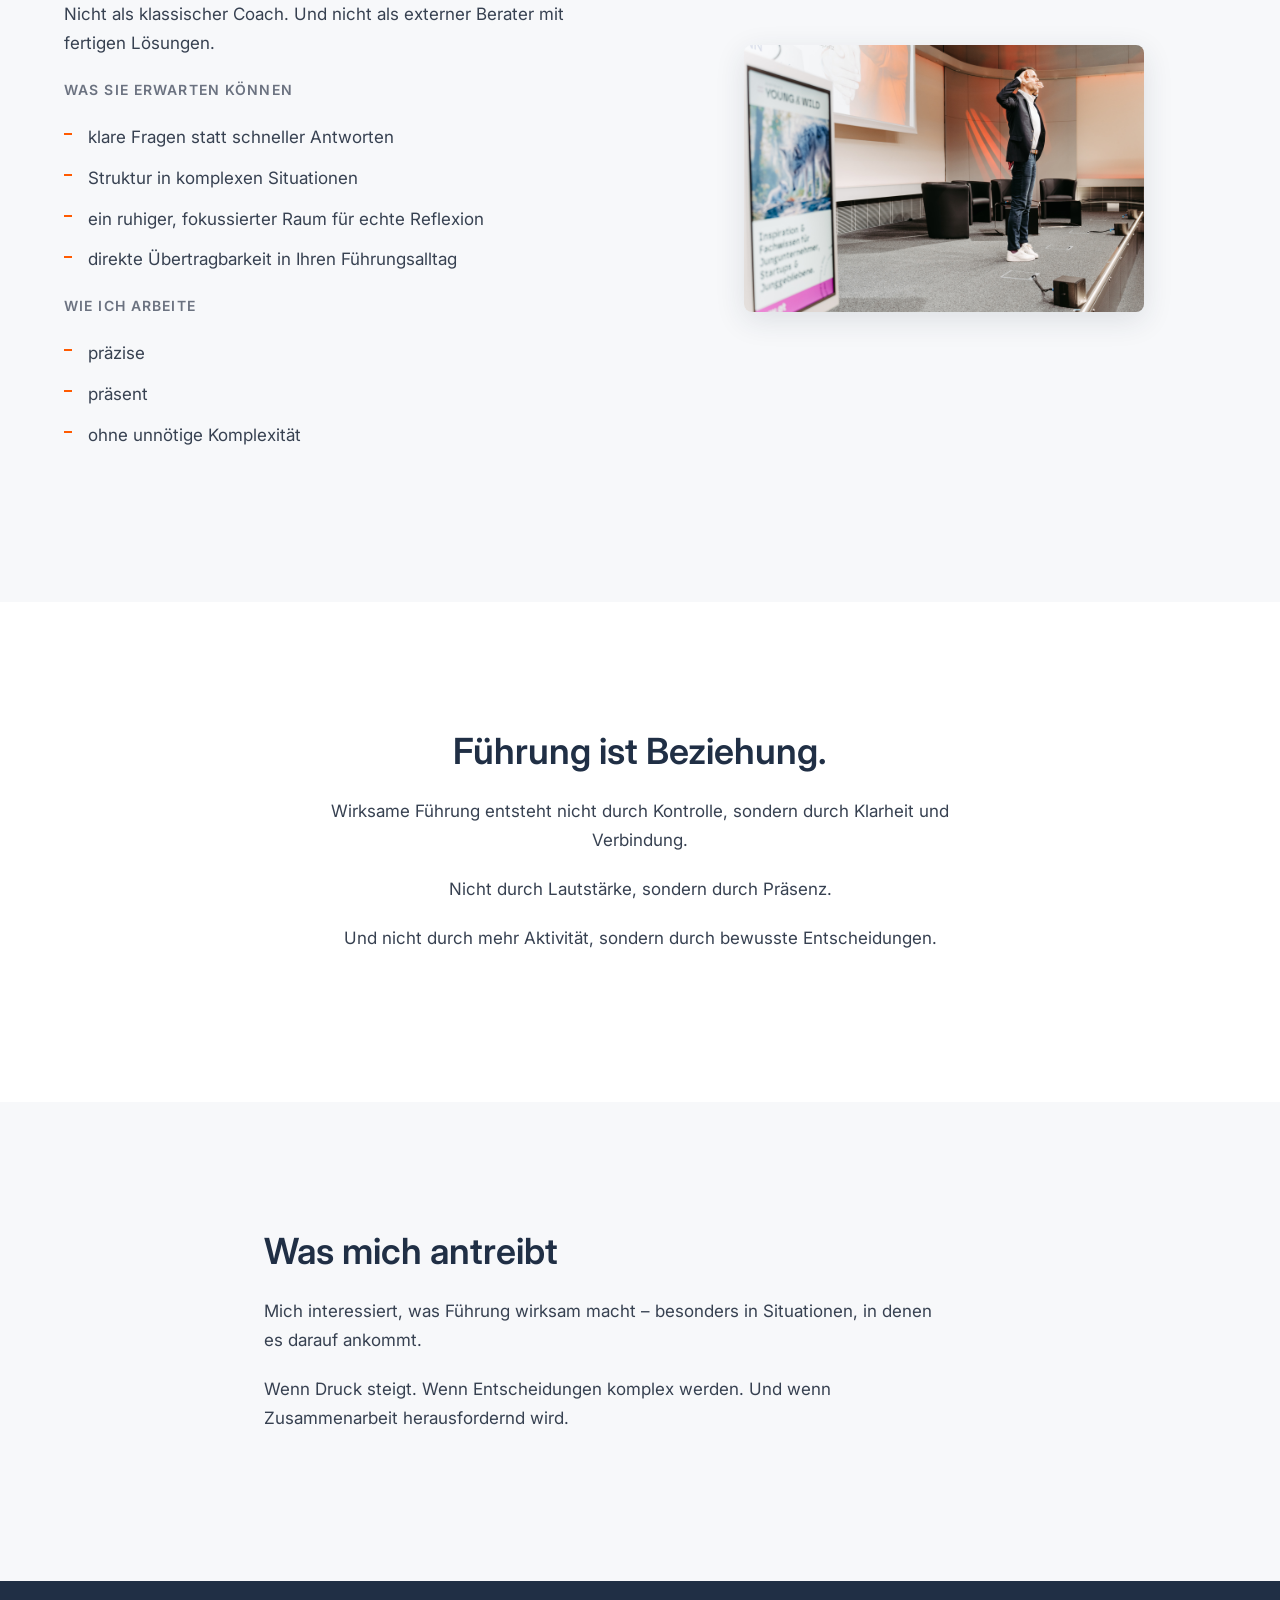
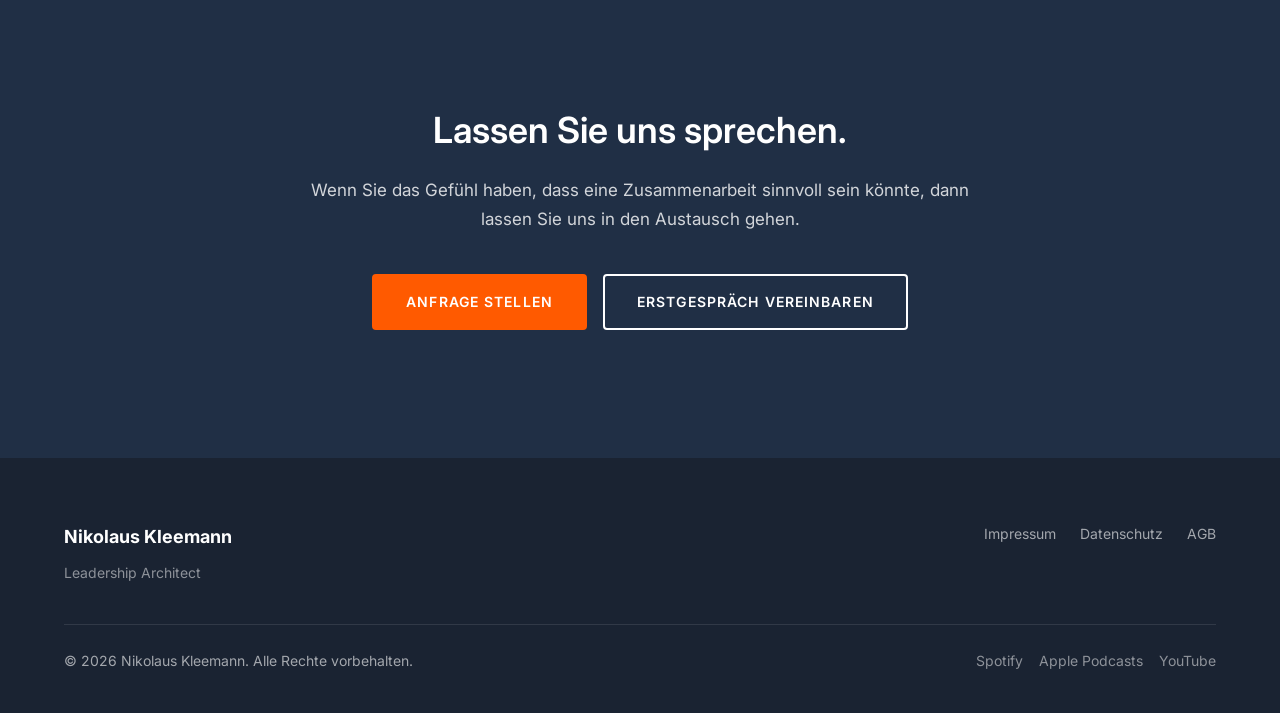
<file: pages/ueber-mich.html>
<!DOCTYPE html>
<html lang="de">
<head>
  <meta charset="UTF-8">
  <meta name="viewport" content="width=device-width, initial-scale=1.0">
  <title>Über mich | Nikolaus Kleemann</title>
  <meta name="description" content="Nikolaus Kleemann – Leadership Architect. Erfahrung aus Führungsverantwortung, Leistungssport und der Arbeit mit Führungspersönlichkeiten.">
  <link rel="icon" type="image/png" href="../img/favicon.png">
  <link rel="preconnect" href="https://fonts.googleapis.com">
  <link rel="preconnect" href="https://fonts.gstatic.com" crossorigin>
  <link href="https://fonts.googleapis.com/css2?family=Inter:wght@400;500;600;700;800&display=swap" rel="stylesheet">
  <link rel="stylesheet" href="../css/style.css">
</head>
<body>
  <header class="site-header" id="header">
    <div class="header-inner">
      <a href="../index.html" class="site-logo">Nikolaus Kleemann<span>.</span></a>
      <nav class="main-nav" id="mainNav">
        <a href="../index.html">Home</a>
        <a href="ansatz.html">Ansatz</a>
        <a href="leistungen.html">Leistungen</a>
        <a href="referenzen.html">Referenzen</a>
        <a href="podcast.html">Podcast</a>
        <a href="ueber-mich.html" class="active">Über mich</a>
        <a href="kontakt.html">Kontakt</a>
      </nav>
      <button class="menu-toggle" id="menuToggle" aria-label="Menü"><span></span><span></span><span></span></button>
    </div>
  </header>

  <!-- HERO with portrait -->
  <section class="hero hero--subpage">
    <div class="container">
      <div class="two-col" style="min-height: 50vh; align-items: center;">
        <div class="hero__content fade-in">
          <h1 class="hero__headline">Ich arbeite dort, wo Führung entscheidet.</h1>
          <p class="hero__subline">Zwischen innerer Klarheit, körperlicher Präsenz und echter Verbindung.</p>
        </div>
        <div class="fade-in" style="display: flex; justify-content: center;">
          <img src="../img/photos/portrait-1.jpg" alt="Nikolaus Kleemann" style="width: 100%; max-width: 420px; border-radius: var(--radius-md); box-shadow: var(--shadow-lg);">
        </div>
      </div>
    </div>
  </section>

  <!-- POSITIONIERUNG -->
  <section class="section">
    <div class="container container--narrow">
      <div class="fade-in">
        <h2 class="section__headline">Führung unter Druck ist kein theoretisches Konzept.</h2>
        <div class="text-block">
          <p>Ich arbeite mit Führungspersönlichkeiten, die in komplexen und leistungsgetriebenen Umfeldern Verantwortung tragen.</p>
          <p>Dort, wo Entscheidungen Konsequenzen haben. Dort, wo Dynamik hoch ist. Und dort, wo Führung nicht nur organisiert, sondern wirkt.</p>
          <p>Im Zentrum meiner Arbeit steht die Frage:<br><strong>Wie bleibt Führung klar, präsent und verbindlich – auch unter Druck?</strong></p>
        </div>
      </div>
    </div>
  </section>

  <!-- MEIN ANSATZ -->
  <section class="section section--light">
    <div class="container">
      <div class="two-col">
        <div class="fade-in">
          <h2 class="section__headline">Mein Ansatz</h2>
          <div class="text-block">
            <p>Ich arbeite nicht über Methoden, sondern über Zustand, Wahrnehmung und Wirkung.</p>
            <p>Führung beginnt für mich nicht bei Tools oder Modellen, sondern bei der Qualität der inneren Klarheit.</p>
            <p>Diese Klarheit zeigt sich:</p>
            <ul class="highlight-list">
              <li>in Entscheidungen</li>
              <li>in Kommunikation</li>
              <li>in der Art, wie Verbindung entsteht</li>
            </ul>
            <p>Mein Fokus liegt darauf, Führung wirksam zu machen – ohne zusätzliche Komplexität oder Aktionismus.</p>
          </div>
        </div>
        <div class="fade-in" style="display: flex; align-items: center; justify-content: center;">
          <img src="../img/photos/portrait-2.jpg" alt="Nikolaus Kleemann" style="width: 100%; max-width: 400px; border-radius: var(--radius-md); box-shadow: var(--shadow-lg);">
        </div>
      </div>
    </div>
  </section>

  <!-- HINTERGRUND -->
  <section class="section">
    <div class="container">
      <div class="section__header fade-in">
        <h2 class="section__headline">Erfahrung aus Praxis und Hochleistungsumfeldern</h2>
        <p class="section__subline">Meine Arbeit verbindet unterschiedliche Welten, in denen Leistung, Präsenz und Zusammenarbeit entscheidend sind.</p>
      </div>
      <div class="card-grid">
        <div class="card fade-in">
          <span class="card__label">Führungsverantwortung</span>
          <h3 class="card__title">Geschäftsführer eines Sportverbands</h3>
          <p class="card__text">Als Geschäftsführer eines Sportverbands trage ich operative, strategische und personelle Verantwortung. Ich kenne die Realität von Führung aus eigener Erfahrung – nicht aus Modellen.</p>
        </div>
        <div class="card fade-in">
          <span class="card__label">Leistungssport</span>
          <h3 class="card__title">Internationaler Leistungssport</h3>
          <p class="card__text">Über viele Jahre im internationalen Leistungssport habe ich gelernt, unter Druck präsent zu bleiben, Entscheidungen zu treffen und im Team zu funktionieren.</p>
        </div>
        <div class="card fade-in">
          <span class="card__label">Führungsarbeit</span>
          <h3 class="card__title">Über zehn Jahre Erfahrung</h3>
          <p class="card__text">Seit über zehn Jahren begleite ich Menschen in Führungsverantwortung – in Einzelsettings, Gruppenformaten und Organisationen.</p>
        </div>
      </div>
    </div>
  </section>

  <!-- WIE ICH ARBEITE -->
  <section class="section section--light">
    <div class="container">
      <div class="two-col">
        <div class="fade-in">
          <h2 class="section__headline">Zusammenarbeit auf Augenhöhe</h2>
          <div class="text-block">
            <p>Ich arbeite als Sparringspartner – klar, strukturiert und verbindlich.</p>
            <p>Nicht als klassischer Coach. Und nicht als externer Berater mit fertigen Lösungen.</p>
            <h4 style="font-size: var(--fs-small); text-transform: uppercase; letter-spacing: 0.08em; color: var(--color-gray-500); margin: var(--space-md) 0 var(--space-sm);">Was Sie erwarten können</h4>
            <ul class="highlight-list">
              <li>klare Fragen statt schneller Antworten</li>
              <li>Struktur in komplexen Situationen</li>
              <li>ein ruhiger, fokussierter Raum für echte Reflexion</li>
              <li>direkte Übertragbarkeit in Ihren Führungsalltag</li>
            </ul>
            <h4 style="font-size: var(--fs-small); text-transform: uppercase; letter-spacing: 0.08em; color: var(--color-gray-500); margin: var(--space-md) 0 var(--space-sm);">Wie ich arbeite</h4>
            <ul class="highlight-list">
              <li>präzise</li>
              <li>präsent</li>
              <li>ohne unnötige Komplexität</li>
            </ul>
          </div>
        </div>
        <div class="fade-in" style="display: flex; align-items: center; justify-content: center;">
          <img src="../img/photos/speaker-2.jpg" alt="Nikolaus Kleemann bei der Arbeit" style="width: 100%; max-width: 400px; border-radius: var(--radius-md); box-shadow: var(--shadow-lg);">
        </div>
      </div>
    </div>
  </section>

  <!-- HALTUNG -->
  <section class="section">
    <div class="container container--text" style="text-align: center;">
      <div class="fade-in">
        <h2 class="section__headline">Führung ist Beziehung.</h2>
        <div class="text-block" style="margin: 0 auto;">
          <p>Wirksame Führung entsteht nicht durch Kontrolle, sondern durch Klarheit und Verbindung.</p>
          <p>Nicht durch Lautstärke, sondern durch Präsenz.</p>
          <p>Und nicht durch mehr Aktivität, sondern durch bewusste Entscheidungen.</p>
        </div>
      </div>
    </div>
  </section>

  <!-- PERSÖNLICHE NOTE -->
  <section class="section section--light">
    <div class="container container--narrow">
      <div class="fade-in">
        <h2 class="section__headline">Was mich antreibt</h2>
        <div class="text-block">
          <p>Mich interessiert, was Führung wirksam macht – besonders in Situationen, in denen es darauf ankommt.</p>
          <p>Wenn Druck steigt. Wenn Entscheidungen komplex werden. Und wenn Zusammenarbeit herausfordernd wird.</p>
        </div>
      </div>
    </div>
  </section>

  <section class="cta-section">
    <div class="container fade-in">
      <h2>Lassen Sie uns sprechen.</h2>
      <p>Wenn Sie das Gefühl haben, dass eine Zusammenarbeit sinnvoll sein könnte, dann lassen Sie uns in den Austausch gehen.</p>
      <div class="btn-group" style="justify-content: center;">
        <a href="kontakt.html" class="btn btn--primary">Anfrage stellen</a>
        <a href="kontakt.html" class="btn btn--outline">Erstgespräch vereinbaren</a>
      </div>
    </div>
  </section>

  <footer class="site-footer">
    <div class="container">
      <div class="footer-inner">
        <div><div class="footer__brand">Nikolaus Kleemann</div><p class="footer__tagline">Leadership Architect</p></div>
        <div class="footer__links"><a href="impressum.html">Impressum</a><a href="datenschutz.html">Datenschutz</a><a href="agb.html">AGB</a></div>
      </div>
      <div class="footer__bottom">
        <span>&copy; 2026 Nikolaus Kleemann. Alle Rechte vorbehalten.</span>
        <div class="footer__social">
          <a href="https://open.spotify.com/show/2nxd81wS1pFxsLzvrIv1yI" target="_blank" rel="noopener">Spotify</a>
          <a href="https://podcasts.apple.com/at/podcast/beyond-busy/id1655949628" target="_blank" rel="noopener">Apple Podcasts</a>
          <a href="https://www.youtube.com/@beyondbusy.podcast" target="_blank" rel="noopener">YouTube</a>
        </div>
      </div>
    </div>
  </footer>
  <script src="../js/main.js"></script>
</body>
</html>
</file>
<file: css/style.css>
/* =============================================
   NIKOLAUS KLEEMANN - Leadership Architect
   Design System & Global Styles
   ============================================= */

/* CSS Custom Properties */
:root {
  --color-primary: #202f45;
  --color-accent: #ff5a00;
  --color-white: #ffffff;
  --color-light: #f7f8fa;
  --color-gray-100: #f0f1f3;
  --color-gray-200: #e2e4e8;
  --color-gray-300: #c8ccd3;
  --color-gray-500: #6b7280;
  --color-gray-700: #374151;
  --color-dark: #1a2332;

  --font-primary: 'Inter', -apple-system, BlinkMacSystemFont, 'Segoe UI', sans-serif;
  --font-heading: 'Inter', -apple-system, BlinkMacSystemFont, 'Segoe UI', sans-serif;

  --fs-hero: clamp(2.5rem, 5vw, 4rem);
  --fs-h1: clamp(2rem, 4vw, 3rem);
  --fs-h2: clamp(1.5rem, 3vw, 2.25rem);
  --fs-h3: clamp(1.25rem, 2vw, 1.5rem);
  --fs-body: 1.0625rem;
  --fs-body-lg: 1.1875rem;
  --fs-small: 0.875rem;

  --lh-heading: 1.2;
  --lh-body: 1.7;

  --space-xs: 0.5rem;
  --space-sm: 1rem;
  --space-md: 1.5rem;
  --space-lg: 2.5rem;
  --space-xl: 4rem;
  --space-2xl: 6rem;
  --space-3xl: 8rem;

  --max-width: 1200px;
  --max-width-narrow: 800px;
  --max-width-text: 680px;

  --radius-sm: 4px;
  --radius-md: 8px;
  --radius-lg: 16px;

  --shadow-sm: 0 1px 3px rgba(32, 47, 69, 0.08);
  --shadow-md: 0 4px 12px rgba(32, 47, 69, 0.1);
  --shadow-lg: 0 8px 30px rgba(32, 47, 69, 0.12);

  --transition: 0.3s ease;
}

/* Reset */
*, *::before, *::after {
  margin: 0;
  padding: 0;
  box-sizing: border-box;
}

html {
  scroll-behavior: smooth;
  -webkit-font-smoothing: antialiased;
  -moz-osx-font-smoothing: grayscale;
}

body {
  font-family: var(--font-primary);
  font-size: var(--fs-body);
  line-height: var(--lh-body);
  color: var(--color-primary);
  background-color: var(--color-white);
  overflow-x: hidden;
}

img {
  max-width: 100%;
  height: auto;
  display: block;
}

a {
  color: inherit;
  text-decoration: none;
}

ul, ol {
  list-style: none;
}

/* Typography */
h1, h2, h3, h4, h5, h6 {
  font-family: var(--font-heading);
  font-weight: 600;
  line-height: var(--lh-heading);
  color: var(--color-primary);
}

h1 { font-size: var(--fs-h1); }
h2 { font-size: var(--fs-h2); }
h3 { font-size: var(--fs-h3); }

p {
  margin-bottom: 1em;
}

p:last-child {
  margin-bottom: 0;
}

/* Layout */
.container {
  width: 100%;
  max-width: var(--max-width);
  margin: 0 auto;
  padding: 0 var(--space-md);
}

.container--narrow {
  max-width: var(--max-width-narrow);
}

.container--text {
  max-width: var(--max-width-text);
}

/* =============================================
   HEADER & NAVIGATION
   ============================================= */
.site-header {
  position: fixed;
  top: 0;
  left: 0;
  right: 0;
  z-index: 1000;
  background: rgba(255, 255, 255, 0.97);
  backdrop-filter: blur(10px);
  -webkit-backdrop-filter: blur(10px);
  border-bottom: 1px solid transparent;
  transition: var(--transition);
}

.site-header.scrolled {
  border-bottom-color: var(--color-gray-200);
  box-shadow: var(--shadow-sm);
}

.header-inner {
  display: flex;
  align-items: center;
  justify-content: space-between;
  height: 80px;
  max-width: var(--max-width);
  margin: 0 auto;
  padding: 0 var(--space-md);
}

.site-logo {
  font-size: 1.25rem;
  font-weight: 700;
  color: var(--color-primary);
  letter-spacing: -0.02em;
}

.site-logo span {
  color: var(--color-accent);
}

.main-nav {
  display: flex;
  align-items: center;
  gap: var(--space-lg);
}

.main-nav a {
  font-size: var(--fs-small);
  font-weight: 500;
  color: var(--color-gray-700);
  text-transform: uppercase;
  letter-spacing: 0.05em;
  transition: color var(--transition);
  position: relative;
}

.main-nav a::after {
  content: '';
  position: absolute;
  bottom: -4px;
  left: 0;
  width: 0;
  height: 2px;
  background: var(--color-accent);
  transition: width var(--transition);
}

.main-nav a:hover,
.main-nav a.active {
  color: var(--color-primary);
}

.main-nav a:hover::after,
.main-nav a.active::after {
  width: 100%;
}

/* Mobile Menu Toggle */
.menu-toggle {
  display: none;
  flex-direction: column;
  gap: 5px;
  background: none;
  border: none;
  cursor: pointer;
  padding: 4px;
}

.menu-toggle span {
  display: block;
  width: 24px;
  height: 2px;
  background: var(--color-primary);
  transition: var(--transition);
}

.menu-toggle.active span:nth-child(1) {
  transform: rotate(45deg) translate(5px, 5px);
}

.menu-toggle.active span:nth-child(2) {
  opacity: 0;
}

.menu-toggle.active span:nth-child(3) {
  transform: rotate(-45deg) translate(5px, -5px);
}

/* =============================================
   HERO SECTIONS
   ============================================= */
.hero {
  min-height: 90vh;
  display: flex;
  align-items: center;
  padding: calc(80px + var(--space-3xl)) 0 var(--space-3xl);
  position: relative;
  overflow: hidden;
}

.hero--home {
  min-height: 100vh;
  background: var(--color-primary);
  color: var(--color-white);
}

.hero--home h1,
.hero--home h2,
.hero--home p {
  color: var(--color-white);
}

.hero--subpage {
  min-height: 60vh;
  background: var(--color-light);
}

.hero__content {
  max-width: var(--max-width-narrow);
}

.hero__headline {
  font-size: var(--fs-hero);
  font-weight: 700;
  line-height: 1.1;
  margin-bottom: var(--space-md);
  letter-spacing: -0.02em;
}

.hero__subline {
  font-size: var(--fs-body-lg);
  line-height: var(--lh-body);
  opacity: 0.85;
  margin-bottom: var(--space-lg);
  max-width: 600px;
}

/* =============================================
   BUTTONS
   ============================================= */
.btn {
  display: inline-flex;
  align-items: center;
  gap: 0.5rem;
  padding: 0.875rem 2rem;
  font-family: var(--font-primary);
  font-size: var(--fs-small);
  font-weight: 600;
  text-transform: uppercase;
  letter-spacing: 0.08em;
  border: 2px solid transparent;
  border-radius: var(--radius-sm);
  cursor: pointer;
  transition: all var(--transition);
  text-decoration: none;
}

.btn--primary {
  background: var(--color-accent);
  color: var(--color-white);
  border-color: var(--color-accent);
}

.btn--primary:hover {
  background: #e65100;
  border-color: #e65100;
  transform: translateY(-2px);
  box-shadow: 0 4px 15px rgba(255, 90, 0, 0.3);
}

.btn--outline {
  background: transparent;
  color: var(--color-white);
  border-color: var(--color-white);
}

.btn--outline:hover {
  background: var(--color-white);
  color: var(--color-primary);
}

.btn--outline-dark {
  background: transparent;
  color: var(--color-primary);
  border-color: var(--color-primary);
}

.btn--outline-dark:hover {
  background: var(--color-primary);
  color: var(--color-white);
}

.btn--text {
  background: none;
  border: none;
  padding: 0;
  color: var(--color-accent);
  font-weight: 600;
  text-transform: none;
  letter-spacing: 0;
  font-size: var(--fs-body);
}

.btn--text:hover {
  color: #e65100;
}

.btn--text::after {
  content: ' \2192';
  transition: transform var(--transition);
}

.btn--text:hover::after {
  transform: translateX(4px);
}

.btn-group {
  display: flex;
  flex-wrap: wrap;
  gap: var(--space-sm);
  margin-top: var(--space-lg);
}

/* =============================================
   SECTIONS
   ============================================= */
.section {
  padding: var(--space-3xl) 0;
}

.section--light {
  background: var(--color-light);
}

.section--dark {
  background: var(--color-primary);
  color: var(--color-white);
}

.section--dark h2,
.section--dark h3,
.section--dark p {
  color: var(--color-white);
}

.section__header {
  margin-bottom: var(--space-xl);
}

.section__headline {
  font-size: var(--fs-h2);
  margin-bottom: var(--space-md);
}

.section__subline {
  font-size: var(--fs-body-lg);
  color: var(--color-gray-500);
  max-width: var(--max-width-text);
}

.section--dark .section__subline {
  color: rgba(255, 255, 255, 0.7);
}

/* =============================================
   CONTENT BLOCKS
   ============================================= */
.text-block {
  max-width: var(--max-width-text);
}

.text-block p {
  color: var(--color-gray-700);
  margin-bottom: 1.2em;
}

.section--dark .text-block p {
  color: rgba(255, 255, 255, 0.8);
}

.highlight-list {
  margin: var(--space-md) 0;
}

.highlight-list li {
  position: relative;
  padding-left: 1.5rem;
  margin-bottom: 0.75rem;
  color: var(--color-gray-700);
}

.section--dark .highlight-list li {
  color: rgba(255, 255, 255, 0.8);
}

.highlight-list li::before {
  content: '';
  position: absolute;
  left: 0;
  top: 0.6em;
  width: 8px;
  height: 2px;
  background: var(--color-accent);
}

/* =============================================
   CARDS
   ============================================= */
.card-grid {
  display: grid;
  grid-template-columns: repeat(auto-fit, minmax(300px, 1fr));
  gap: var(--space-lg);
}

.card {
  background: var(--color-white);
  padding: var(--space-lg);
  border-radius: var(--radius-md);
  border: 1px solid var(--color-gray-200);
  transition: all var(--transition);
}

.card:hover {
  transform: translateY(-4px);
  box-shadow: var(--shadow-lg);
  border-color: transparent;
}

.card__label {
  display: inline-block;
  font-size: var(--fs-small);
  font-weight: 600;
  text-transform: uppercase;
  letter-spacing: 0.08em;
  color: var(--color-accent);
  margin-bottom: var(--space-sm);
}

.card__title {
  font-size: var(--fs-h3);
  margin-bottom: var(--space-sm);
}

.card__text {
  color: var(--color-gray-700);
  margin-bottom: var(--space-md);
}

/* =============================================
   5B FRAMEWORK
   ============================================= */
.framework-grid {
  display: grid;
  grid-template-columns: repeat(auto-fit, minmax(220px, 1fr));
  gap: var(--space-md);
  margin-top: var(--space-xl);
}

.framework-item {
  padding: var(--space-lg);
  background: var(--color-white);
  border-radius: var(--radius-md);
  border-left: 3px solid var(--color-accent);
  transition: all var(--transition);
}

.framework-item:hover {
  transform: translateY(-2px);
  box-shadow: var(--shadow-md);
}

.framework-item__letter {
  font-size: 2.5rem;
  font-weight: 800;
  color: var(--color-accent);
  line-height: 1;
  margin-bottom: var(--space-xs);
}

.framework-item__title {
  font-size: var(--fs-h3);
  margin-bottom: var(--space-xs);
}

.framework-item__text {
  font-size: var(--fs-small);
  color: var(--color-gray-500);
}

/* =============================================
   TESTIMONIALS
   ============================================= */
.testimonial {
  background: var(--color-white);
  padding: var(--space-xl);
  border-radius: var(--radius-md);
  border: 1px solid var(--color-gray-200);
  margin-bottom: var(--space-lg);
  position: relative;
}

.testimonial::before {
  content: '\201E';
  position: absolute;
  top: var(--space-md);
  left: var(--space-lg);
  font-size: 4rem;
  line-height: 1;
  color: var(--color-accent);
  opacity: 0.3;
}

.testimonial__quote {
  font-size: var(--fs-body-lg);
  font-style: italic;
  color: var(--color-gray-700);
  margin-bottom: var(--space-md);
  padding-top: var(--space-md);
}

.testimonial__author {
  font-weight: 600;
  color: var(--color-primary);
}

.testimonial__role {
  font-size: var(--fs-small);
  color: var(--color-gray-500);
}

/* =============================================
   LOGO GRID
   ============================================= */
.logo-grid {
  display: flex;
  flex-wrap: wrap;
  align-items: center;
  justify-content: center;
  gap: var(--space-xl);
  padding: var(--space-lg) 0;
}

.logo-grid__item {
  font-size: var(--fs-small);
  font-weight: 600;
  color: var(--color-gray-500);
  text-transform: uppercase;
  letter-spacing: 0.05em;
  padding: var(--space-sm) var(--space-md);
  border: 1px solid var(--color-gray-200);
  border-radius: var(--radius-sm);
  transition: all var(--transition);
}

.logo-grid__item:hover {
  border-color: var(--color-accent);
  color: var(--color-primary);
}

/* =============================================
   CONTACT FORM
   ============================================= */
.form {
  max-width: 600px;
}

.form__group {
  margin-bottom: var(--space-md);
}

.form__label {
  display: block;
  font-size: var(--fs-small);
  font-weight: 600;
  text-transform: uppercase;
  letter-spacing: 0.05em;
  margin-bottom: var(--space-xs);
  color: var(--color-primary);
}

.form__input,
.form__select,
.form__textarea {
  width: 100%;
  padding: 0.875rem 1rem;
  font-family: var(--font-primary);
  font-size: var(--fs-body);
  color: var(--color-primary);
  background: var(--color-white);
  border: 1px solid var(--color-gray-300);
  border-radius: var(--radius-sm);
  transition: border-color var(--transition);
}

.form__input:focus,
.form__select:focus,
.form__textarea:focus {
  outline: none;
  border-color: var(--color-accent);
  box-shadow: 0 0 0 3px rgba(255, 90, 0, 0.1);
}

.form__textarea {
  min-height: 150px;
  resize: vertical;
}

/* =============================================
   FOOTER
   ============================================= */
.site-footer {
  background: var(--color-dark);
  color: rgba(255, 255, 255, 0.6);
  padding: var(--space-xl) 0 var(--space-lg);
}

.footer-inner {
  display: flex;
  justify-content: space-between;
  align-items: flex-start;
  flex-wrap: wrap;
  gap: var(--space-lg);
  margin-bottom: var(--space-lg);
}

.footer__brand {
  font-size: 1.125rem;
  font-weight: 700;
  color: var(--color-white);
  margin-bottom: var(--space-xs);
}

.footer__tagline {
  font-size: var(--fs-small);
  color: rgba(255, 255, 255, 0.5);
}

.footer__links {
  display: flex;
  gap: var(--space-md);
}

.footer__links a {
  font-size: var(--fs-small);
  color: rgba(255, 255, 255, 0.6);
  transition: color var(--transition);
}

.footer__links a:hover {
  color: var(--color-white);
}

.footer__bottom {
  border-top: 1px solid rgba(255, 255, 255, 0.1);
  padding-top: var(--space-md);
  display: flex;
  justify-content: space-between;
  align-items: center;
  flex-wrap: wrap;
  gap: var(--space-sm);
  font-size: var(--fs-small);
}

.footer__social {
  display: flex;
  gap: var(--space-sm);
}

.footer__social a {
  color: rgba(255, 255, 255, 0.5);
  transition: color var(--transition);
}

.footer__social a:hover {
  color: var(--color-accent);
}

/* =============================================
   CTA SECTION
   ============================================= */
.cta-section {
  background: var(--color-primary);
  color: var(--color-white);
  padding: var(--space-3xl) 0;
  text-align: center;
}

.cta-section h2 {
  color: var(--color-white);
  margin-bottom: var(--space-md);
}

.cta-section p {
  color: rgba(255, 255, 255, 0.8);
  max-width: var(--max-width-text);
  margin: 0 auto var(--space-lg);
}

/* =============================================
   LEGAL PAGES
   ============================================= */
.legal-content {
  padding: calc(80px + var(--space-xl)) 0 var(--space-3xl);
  max-width: var(--max-width-narrow);
  margin: 0 auto;
}

.legal-content h1 {
  margin-bottom: var(--space-lg);
}

.legal-content h2 {
  font-size: var(--fs-h3);
  margin-top: var(--space-xl);
  margin-bottom: var(--space-sm);
}

.legal-content p,
.legal-content li {
  color: var(--color-gray-700);
}

/* =============================================
   TWO COLUMN LAYOUT
   ============================================= */
.two-col {
  display: grid;
  grid-template-columns: 1fr 1fr;
  gap: var(--space-xl);
  align-items: center;
}

.two-col--reverse {
  direction: rtl;
}

.two-col--reverse > * {
  direction: ltr;
}

/* =============================================
   DETAIL SECTIONS (Ansatz / Framework details)
   ============================================= */
.detail-block {
  padding: var(--space-xl) 0;
  border-bottom: 1px solid var(--color-gray-200);
}

.detail-block:last-child {
  border-bottom: none;
}

.detail-block__label {
  display: inline-block;
  font-size: var(--fs-small);
  font-weight: 700;
  text-transform: uppercase;
  letter-spacing: 0.1em;
  color: var(--color-accent);
  margin-bottom: var(--space-sm);
}

/* =============================================
   PODCAST EMBED
   ============================================= */
.podcast-embed {
  margin: var(--space-lg) 0;
  border-radius: var(--radius-md);
  overflow: hidden;
}

.podcast-embed iframe {
  width: 100%;
  border: none;
}

.episode-grid {
  display: grid;
  grid-template-columns: repeat(auto-fit, minmax(280px, 1fr));
  gap: var(--space-md);
  margin-top: var(--space-lg);
}

.episode-card {
  display: flex;
  align-items: center;
  gap: var(--space-sm);
  padding: var(--space-md);
  background: var(--color-white);
  border: 1px solid var(--color-gray-200);
  border-radius: var(--radius-md);
  transition: all var(--transition);
}

.episode-card:hover {
  border-color: var(--color-accent);
  box-shadow: var(--shadow-sm);
}

.episode-card__date {
  font-size: var(--fs-small);
  color: var(--color-gray-500);
  white-space: nowrap;
}

.episode-card__title {
  font-weight: 600;
  font-size: var(--fs-small);
}

/* =============================================
   MINI CASES
   ============================================= */
.case-card {
  background: var(--color-white);
  border: 1px solid var(--color-gray-200);
  border-radius: var(--radius-md);
  padding: var(--space-xl);
  margin-bottom: var(--space-lg);
}

.case-card__label {
  font-size: var(--fs-small);
  font-weight: 700;
  text-transform: uppercase;
  letter-spacing: 0.08em;
  color: var(--color-accent);
  margin-bottom: var(--space-md);
}

.case-card__row {
  margin-bottom: var(--space-md);
}

.case-card__row-title {
  font-weight: 600;
  font-size: var(--fs-small);
  text-transform: uppercase;
  letter-spacing: 0.05em;
  color: var(--color-gray-500);
  margin-bottom: var(--space-xs);
}

/* =============================================
   ANIMATIONS
   ============================================= */
.fade-in {
  opacity: 0;
  transform: translateY(20px);
  transition: opacity 0.6s ease, transform 0.6s ease;
}

.fade-in.visible {
  opacity: 1;
  transform: translateY(0);
}

/* =============================================
   RESPONSIVE
   ============================================= */
@media (max-width: 1024px) {
  .two-col {
    grid-template-columns: 1fr;
    gap: var(--space-lg);
  }
}

@media (max-width: 768px) {
  .menu-toggle {
    display: flex;
  }

  .main-nav {
    position: fixed;
    top: 80px;
    left: 0;
    right: 0;
    bottom: 0;
    background: var(--color-white);
    flex-direction: column;
    align-items: center;
    justify-content: center;
    gap: var(--space-lg);
    transform: translateX(100%);
    transition: transform var(--transition);
  }

  .main-nav.open {
    transform: translateX(0);
  }

  .main-nav a {
    font-size: 1.25rem;
  }

  .hero {
    min-height: 70vh;
    padding: calc(80px + var(--space-xl)) 0 var(--space-xl);
  }

  .hero--home {
    min-height: 90vh;
  }

  .hero__headline {
    font-size: clamp(2rem, 6vw, 3rem);
  }

  .section {
    padding: var(--space-2xl) 0;
  }

  .card-grid {
    grid-template-columns: 1fr;
  }

  .framework-grid {
    grid-template-columns: 1fr;
  }

  .footer-inner {
    flex-direction: column;
  }

  .footer__bottom {
    flex-direction: column;
    text-align: center;
  }

  .btn-group {
    flex-direction: column;
  }

  .btn-group .btn {
    text-align: center;
    justify-content: center;
  }
}

@media (max-width: 480px) {
  .header-inner {
    height: 64px;
  }

  .main-nav {
    top: 64px;
  }

  .logo-grid {
    gap: var(--space-md);
  }
}
</file>
